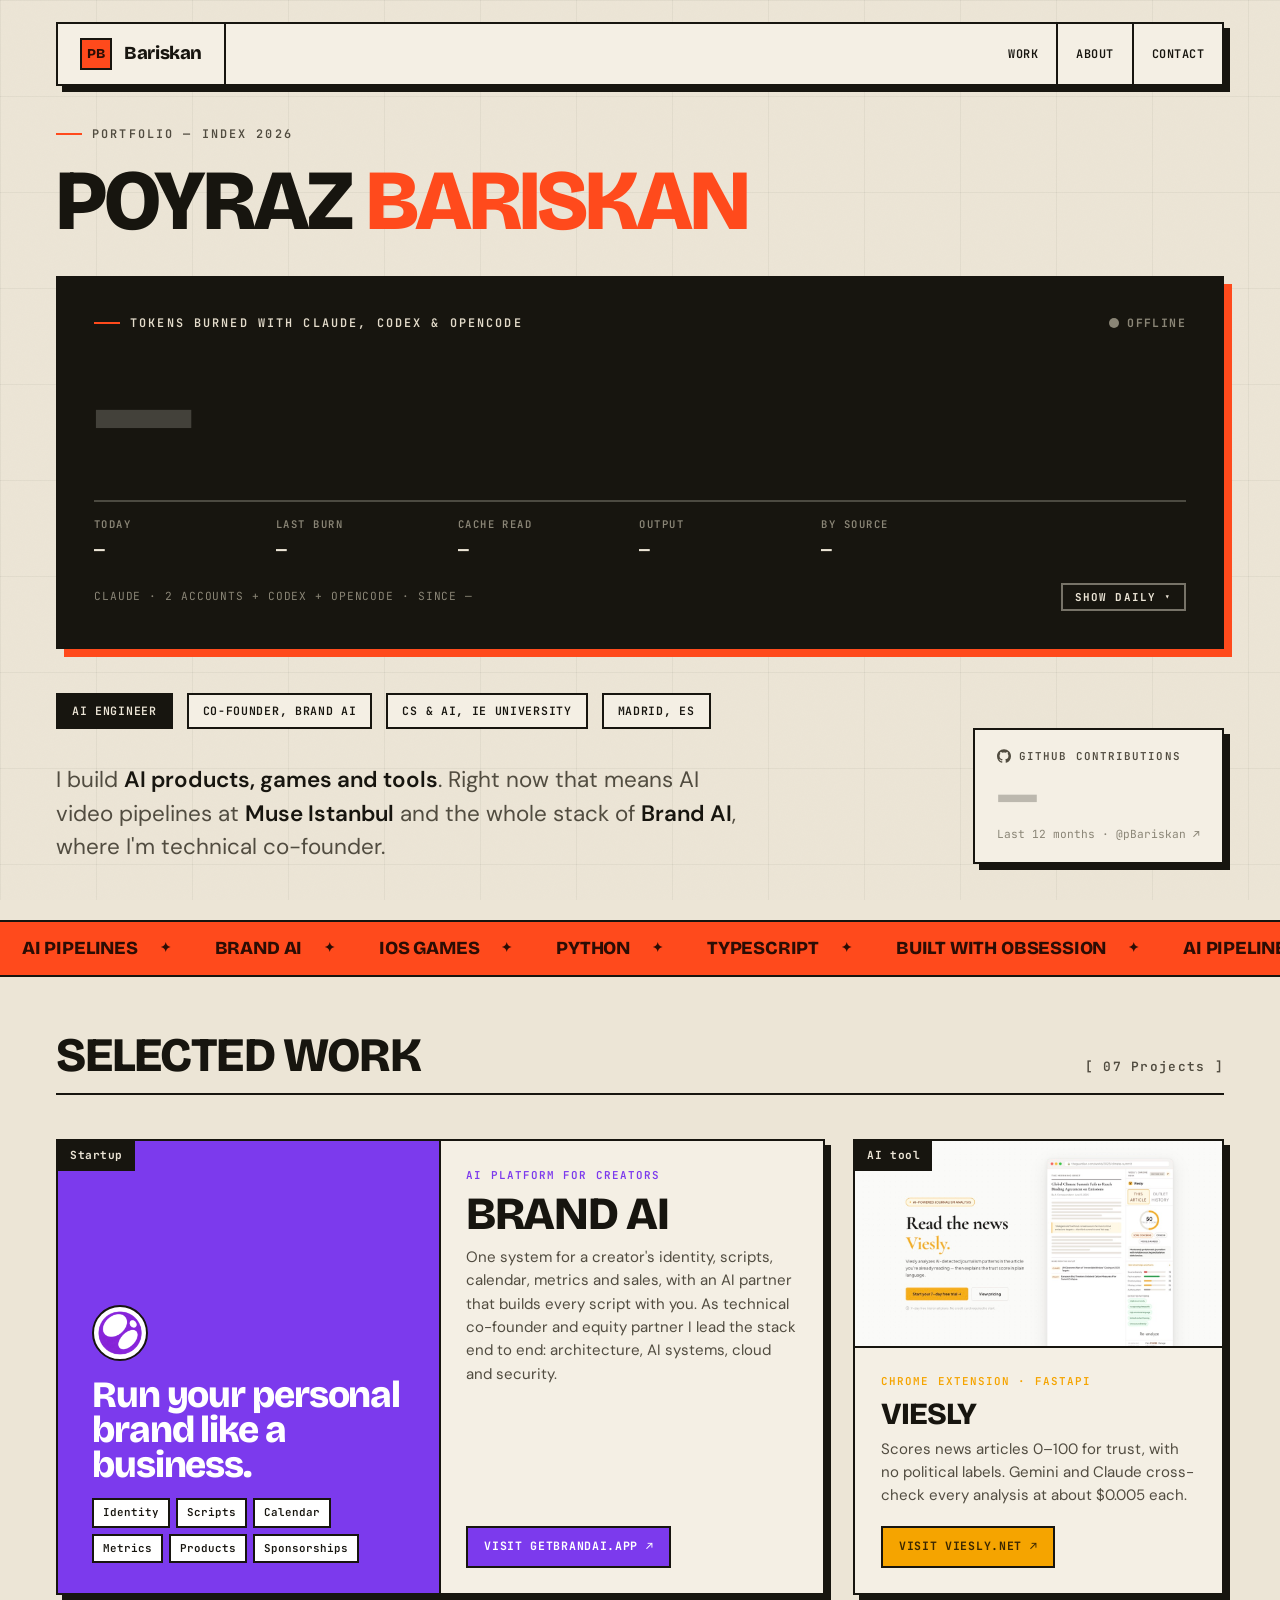
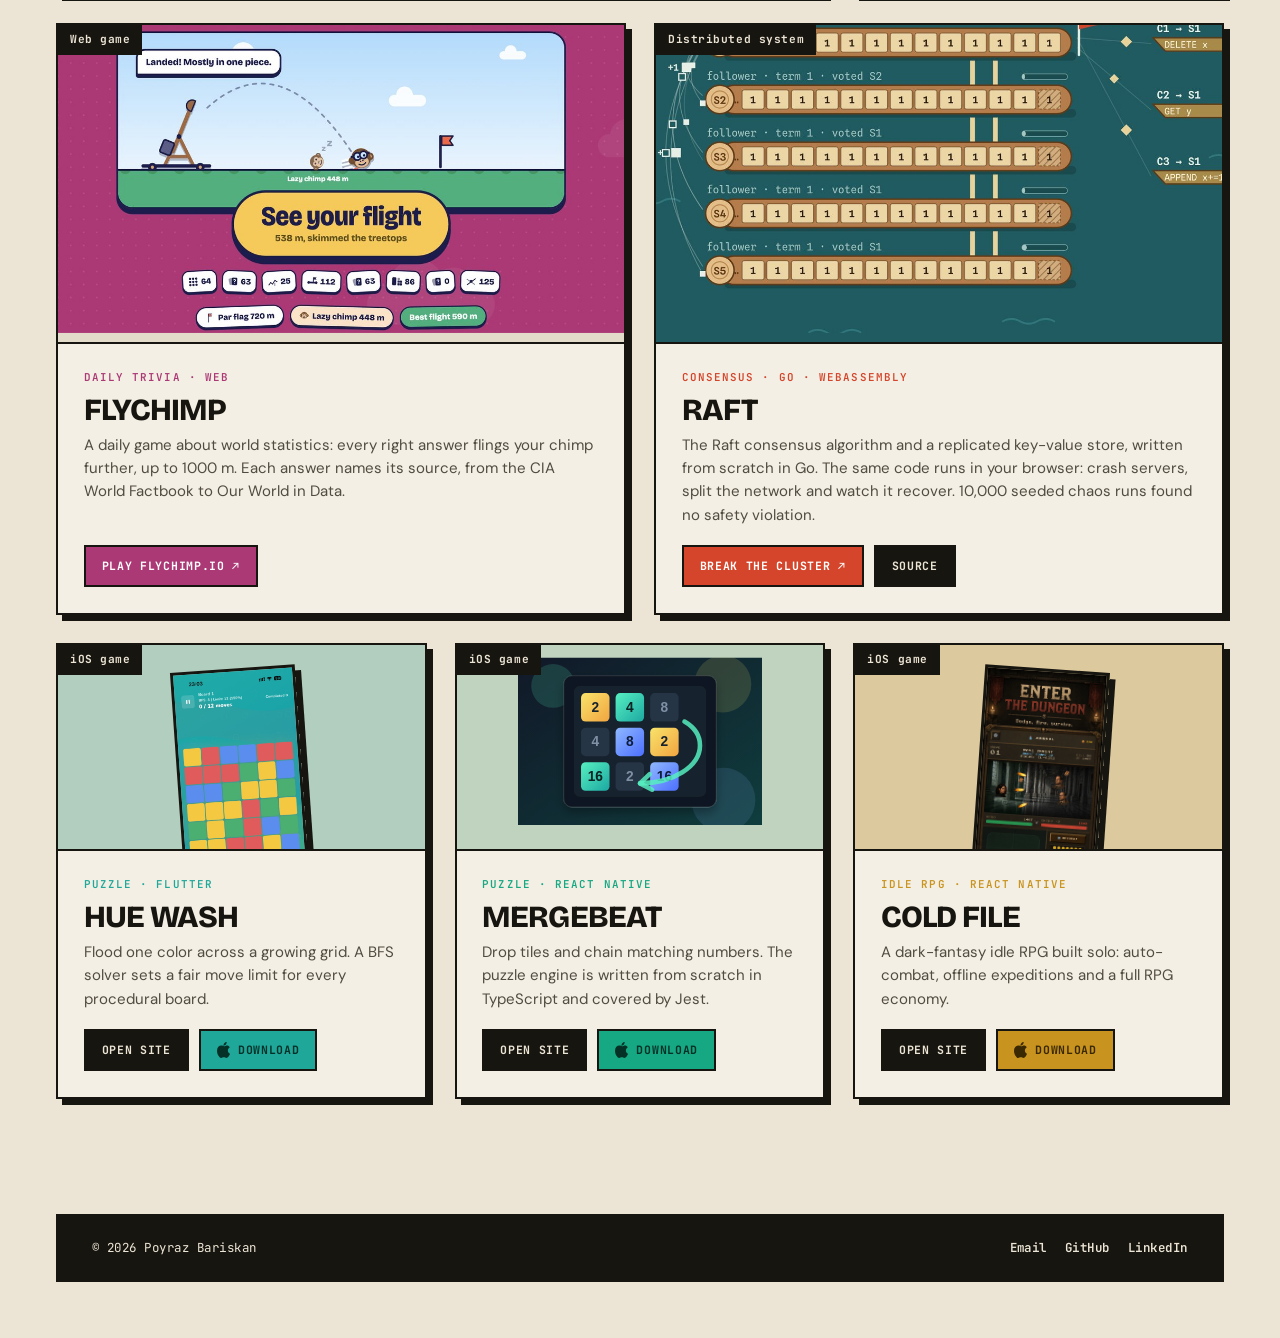
<file: index.html>
<!doctype html>
<html lang="en">
  <head>
    <meta charset="utf-8">
    <meta name="viewport" content="width=device-width, initial-scale=1">
    <title>Poyraz Bariskan — Developer</title>
    <meta name="description" content="Poyraz Bariskan — AI engineer, technical co-founder of Brand AI and CS &amp; AI student at IE University. AI products, games and tools.">
    <meta property="og:title" content="Poyraz Bariskan — Developer">
    <meta property="og:description" content="AI products, games and tools. Built with obsession.">
    <meta property="og:type" content="website">
    <link rel="preconnect" href="https://fonts.googleapis.com">
    <link rel="preconnect" href="https://fonts.gstatic.com" crossorigin>
    <link href="https://fonts.googleapis.com/css2?family=Bricolage+Grotesque:opsz,wght@12..96,600;12..96,700;12..96,800&family=DM+Sans:opsz,wght@9..40,400;9..40,500;9..40,600&family=JetBrains+Mono:wght@500;600;700&display=swap" rel="stylesheet">
    <link rel="stylesheet" href="./styles.css">
  </head>
  <body class="accent-portfolio">
    <header class="site-header">
      <a class="brand" href="./" aria-label="Poyraz Bariskan home">
        <span class="brand-mark">PB</span>
        <span class="brand-name">Bariskan</span>
      </a>
      <nav class="site-nav" aria-label="Main navigation">
        <a href="./#work">Work</a>
        <a href="./about.html">About</a>
        <a href="./contact.html">Contact</a>
      </nav>
      <span class="scroll-progress" aria-hidden="true"></span>
    </header>
    <script>
      (function () {
        var root = document.documentElement;
        var header = document.querySelector('.site-header');
        var intro, marquee, extras;
        function end(el) { return el.offsetTop + el.offsetHeight; }
        function fit() {
          // the header is sticky, so measure its layout box (margin + height), never its scrolled position
          var top = parseFloat(getComputedStyle(header).marginTop) || 0;
          root.style.setProperty('--hdr', top + header.offsetHeight + 'px');
          if (!intro) return;
          // First screen = name + counter, plus as many of the blocks after it (tags, intro line, GitHub card,
          // marquee) as fit whole, so a tall window isn't left half empty. Nothing is ever cut at the fold:
          // the marquee may sit flush on it, anything else keeps at least BREATHE px below it.
          var BREATHE = 24;
          root.style.setProperty('--intro-extra', '0px');
          intro.classList.remove('has-extra');
          var room = intro.offsetHeight;
          intro.classList.add('has-extra');
          intro.style.minHeight = '0px';
          var natural = intro.offsetHeight;
          var blocks = extras.filter(function (el) { return el.offsetHeight > 0; });
          var extra = 0;
          for (var k = 1; k <= blocks.length; k++) {
            var cut = Math.max.apply(null, blocks.slice(0, k).map(end));
            var next = Math.min.apply(null, blocks.slice(k).map(function (el) { return el.offsetTop; }));
            if (next < cut) continue; // a later block sits beside this one (GitHub card on wide screens): keep them together
            var more = cut - end(intro);
            var flush = blocks[k - 1] === marquee;
            if (natural + more + (flush ? 0 : BREATHE) > room) break;
            // share what's left: a third goes under the last block, the rest is centred around name + counter
            extra = flush ? more : more + Math.min(BREATHE + (room - natural - more - BREATHE) / 3, next - cut - 4);
          }
          intro.style.minHeight = '';
          intro.classList.toggle('has-extra', extra > 0);
          root.style.setProperty('--intro-extra', Math.round(extra) + 'px');
        }
        fit();
        document.addEventListener('DOMContentLoaded', function () {
          intro = document.querySelector('.intro');
          marquee = document.querySelector('.marquee');
          extras = [].slice.call(document.querySelector('.hero').children).concat(marquee);
          fit();
          // the counter's data and the GitHub card arrive later and can change heights
          if (window.ResizeObserver) {
            var watch = new ResizeObserver(function () { fit(); });
            watch.observe(document.querySelector('.burn'));
            watch.observe(document.querySelector('.hero'));
          }
        });
        addEventListener('resize', fit);
        addEventListener('load', fit);
        if (document.fonts) document.fonts.ready.then(fit);
      })();
    </script>

    <main>
      <section class="intro" aria-label="Introduction">
        <p class="eyebrow hero-eyebrow">Portfolio — Index 2026</p>
        <h1 class="hero-title">
          <span class="line" data-drift="-1">Poyraz</span>
          <span class="line accent" data-drift="1">Bariskan</span>
        </h1>
        <section class="burn is-loading" data-token-counter data-endpoint="https://claude-token-counter.poyraz-fad.workers.dev" data-snapshot="https://raw.githubusercontent.com/pBariskan/pBariskan.github.io/data" aria-label="Live AI token counter">
          <div class="burn-head">
            <p class="eyebrow">Tokens burned with Claude, Codex &amp; OpenCode</p>
            <p class="burn-status"><span class="burn-dot" aria-hidden="true"></span><span data-status>Loading</span></p>
          </div>
          <p class="burn-number" data-total>—</p>
          <dl class="burn-grid">
            <div><dt>Today</dt><dd data-today>—</dd></div>
            <div><dt>Last burn</dt><dd data-last-burn>—</dd></div>
            <div><dt>Cache read</dt><dd data-cache-read>—</dd></div>
            <div><dt>Output</dt><dd data-output>—</dd></div>
            <div class="burn-sources"><dt>By source</dt><dd data-sources>—</dd></div>
          </dl>
          <div class="burn-bottom">
            <p class="burn-foot">Claude · 2 accounts + Codex + OpenCode · since <span data-since>—</span></p>
            <button class="burn-toggle" type="button" aria-expanded="false" aria-controls="burn-daily" data-daily-toggle>Show daily</button>
          </div>
          <div class="burn-daily" id="burn-daily" data-daily hidden></div>
        </section>
      </section>

      <section class="hero" aria-label="About">
        <div class="hero-meta">
          <span class="tag solid">AI Engineer</span>
          <span class="tag">Co-founder, Brand AI</span>
          <span class="tag">CS &amp; AI, IE University</span>
          <span class="tag">Madrid, ES</span>
        </div>
        <p class="hero-lede">
          I build <b>AI products, games and tools</b>. Right now that means AI video pipelines at
          <b>Muse Istanbul</b> and the whole stack of <b>Brand AI</b>, where I'm technical co-founder.
        </p>
        <a class="gh-card is-loading" href="https://github.com/pBariskan" target="_blank" rel="noopener" data-github>
          <span class="gh-label">
            <svg width="14" height="14" viewBox="0 0 24 24" fill="currentColor" aria-hidden="true"><path d="M12 .297c-6.63 0-12 5.373-12 12 0 5.303 3.438 9.8 8.205 11.385.6.113.82-.258.82-.577 0-.285-.01-1.04-.015-2.04-3.338.724-4.042-1.61-4.042-1.61C4.422 18.07 3.633 17.7 3.633 17.7c-1.087-.744.084-.729.084-.729 1.205.084 1.838 1.236 1.838 1.236 1.07 1.835 2.809 1.305 3.495.998.108-.776.417-1.305.76-1.605-2.665-.3-5.466-1.332-5.466-5.93 0-1.31.465-2.38 1.235-3.22-.135-.303-.54-1.523.105-3.176 0 0 1.005-.322 3.3 1.23.96-.267 1.98-.399 3-.405 1.02.006 2.04.138 3 .405 2.28-1.552 3.285-1.23 3.285-1.23.645 1.653.24 2.873.12 3.176.765.84 1.23 1.91 1.23 3.22 0 4.61-2.805 5.625-5.475 5.92.42.36.81 1.096.81 2.22 0 1.606-.015 2.896-.015 3.286 0 .315.21.69.825.57C20.565 22.092 24 17.592 24 12.297c0-6.627-5.373-12-12-12"/></svg>
            GitHub contributions
          </span>
          <span class="gh-number" data-github-total>—</span>
          <span class="gh-foot">Last 12 months · @pBariskan ↗</span>
        </a>
      </section>

      <div class="marquee" aria-hidden="true">
        <div class="marquee-track">
          <span>AI Pipelines</span><span>Brand AI</span><span>iOS Games</span><span>Python</span><span>TypeScript</span><span>Built With Obsession</span>
          <span>AI Pipelines</span><span>Brand AI</span><span>iOS Games</span><span>Python</span><span>TypeScript</span><span>Built With Obsession</span>
        </div>
      </div>

      <div class="section-head" id="work">
        <h2>Selected Work</h2>
        <span class="count">[ 07 Projects ]</span>
      </div>

      <section class="work" aria-label="Projects">

        <article class="work-card work-feature accent-brandai" data-pop>
          <a class="work-media media-brandai" href="https://www.getbrandai.app/en" target="_blank" rel="noopener" tabindex="-1" aria-hidden="true">
            <span class="work-kind">Startup</span>
            <img class="bai-logo" src="./BrandAI/assets/logo.png" width="56" height="56" alt="" decoding="async">
            <span class="bai-line">Run your personal brand like a business.</span>
            <span class="bai-modules"><span>Identity</span><span>Scripts</span><span>Calendar</span><span>Metrics</span><span>Products</span><span>Sponsorships</span></span>
          </a>
          <div class="work-info">
            <p class="work-genre">AI platform for creators</p>
            <h3 class="work-title"><a href="https://www.getbrandai.app/en" target="_blank" rel="noopener">Brand AI</a></h3>
            <p class="work-desc">One system for a creator's identity, scripts, calendar, metrics and sales, with an AI partner that builds every script with you. As technical co-founder and equity partner I lead the stack end to end: architecture, AI systems, cloud and security.</p>
            <div class="work-actions">
              <a class="btn btn-solid" href="https://www.getbrandai.app/en" target="_blank" rel="noopener">Visit getbrandai.app ↗</a>
            </div>
          </div>
        </article>

        <article class="work-card accent-viesly" data-pop>
          <a class="work-media media-shot" href="https://viesly.net" target="_blank" rel="noopener" tabindex="-1" aria-hidden="true">
            <span class="work-kind">AI tool</span>
            <img src="./Viesly/assets/preview-1200.jpg" alt="" decoding="async" loading="lazy" data-parallax>
          </a>
          <div class="work-info">
            <p class="work-genre">Chrome extension · FastAPI</p>
            <h3 class="work-title"><a href="https://viesly.net" target="_blank" rel="noopener">Viesly</a></h3>
            <p class="work-desc">Scores news articles 0–100 for trust, with no political labels. Gemini and Claude cross-check every analysis at about $0.005 each.</p>
            <div class="work-actions">
              <a class="btn btn-solid" href="https://viesly.net" target="_blank" rel="noopener">Visit viesly.net ↗</a>
            </div>
          </div>
        </article>

        <article class="work-card work-half accent-flychimp" data-pop>
          <a class="work-media media-shot media-flychimp" href="https://www.flychimp.io/" target="_blank" rel="noopener" tabindex="-1" aria-hidden="true">
            <span class="work-kind">Web game</span>
            <img src="./Flychimp/assets/preview-1200.jpg" alt="" decoding="async" loading="lazy" data-parallax>
          </a>
          <div class="work-info">
            <p class="work-genre">Daily trivia · Web</p>
            <h3 class="work-title"><a href="https://www.flychimp.io/" target="_blank" rel="noopener">Flychimp</a></h3>
            <p class="work-desc">A daily game about world statistics: every right answer flings your chimp further, up to 1000 m. Each answer names its source, from the CIA World Factbook to Our World in Data.</p>
            <div class="work-actions">
              <a class="btn btn-solid" href="https://www.flychimp.io/" target="_blank" rel="noopener">Play flychimp.io ↗</a>
            </div>
          </div>
        </article>

        <article class="work-card work-half accent-raft" data-pop>
          <a class="work-media media-shot media-raft" href="https://pbariskan.github.io/Raft/" tabindex="-1" aria-hidden="true">
            <span class="work-kind">Distributed system</span>
            <img src="./Raft/assets/preview-1200.jpg" alt="" decoding="async" loading="lazy" data-parallax>
          </a>
          <div class="work-info">
            <p class="work-genre">Consensus · Go · WebAssembly</p>
            <h3 class="work-title"><a href="https://pbariskan.github.io/Raft/">Raft</a></h3>
            <p class="work-desc">The Raft consensus algorithm and a replicated key-value store, written from scratch in Go. The same code runs in your browser: crash servers, split the network and watch it recover. 10,000 seeded chaos runs found no safety violation.</p>
            <div class="work-actions">
              <a class="btn btn-solid" href="https://pbariskan.github.io/Raft/">Break the cluster ↗</a>
              <a class="btn btn-ink" href="https://github.com/pBariskan/Raft" target="_blank" rel="noopener">Source</a>
            </div>
          </div>
        </article>

        <article class="work-card accent-huewash" data-pop>
          <a class="work-media media-phone" href="./HueWash/" tabindex="-1" aria-hidden="true">
            <span class="work-kind">iOS game</span>
            <img src="./HueWash/assets/gameplay.png" alt="" decoding="async" loading="lazy" data-parallax="34">
          </a>
          <div class="work-info">
            <p class="work-genre">Puzzle · Flutter</p>
            <h3 class="work-title"><a href="./HueWash/">Hue Wash</a></h3>
            <p class="work-desc">Flood one color across a growing grid. A BFS solver sets a fair move limit for every procedural board.</p>
            <div class="work-actions">
              <a class="btn btn-ink" href="./HueWash/">Open site</a>
              <div class="btn-soon-wrap">
                <button class="btn btn-solid" type="button" onclick="showSoon(this)">
                  <svg width="13" height="16" viewBox="0 0 814 1000" fill="currentColor" aria-hidden="true"><path d="M788.1 340.9c-5.8 4.5-108.2 62.2-108.2 190.5 0 148.4 130.3 200.9 134.2 202.2-.6 3.2-20.7 71.9-68.7 141.9-42.8 61.6-87.5 123.1-155.5 123.1s-85.5-39.5-164-39.5c-76.5 0-103.7 40.8-165.9 40.8s-105-57.8-155.5-127.4C46 790.8 0 663.9 0 542c0-207.7 135.5-317.6 269-317.6 70.7 0 129.5 46.4 173.1 46.4 41.8 0 108.2-49 187.5-49 30.1 0 108.2 2.6 162.5 95.7zm-234.5-181.5c31.1-36.9 53.1-88.1 53.1-139.3 0-7.1-.6-14.3-1.9-20.1-50.6 1.9-110.8 33.7-147.1 75.8-28.5 32.4-55.1 83.6-55.1 135.5 0 7.8 1.3 15.6 1.9 18.1 3.2.6 8.4 1.3 13.6 1.3 45.4 0 102.5-30.4 135.5-71.3z"/></svg>
                  Download
                </button>
                <span class="btn-soon-tip">Coming Soon</span>
              </div>
            </div>
          </div>
        </article>

        <article class="work-card accent-merge" data-pop>
          <a class="work-media media-board" href="./MergeBeat/" tabindex="-1" aria-hidden="true">
            <span class="work-kind">iOS game</span>
            <img src="./MergeBeat/assets/mergebeat-board.svg" alt="" decoding="async" loading="lazy" data-parallax>
          </a>
          <div class="work-info">
            <p class="work-genre">Puzzle · React Native</p>
            <h3 class="work-title"><a href="./MergeBeat/">MergeBeat</a></h3>
            <p class="work-desc">Drop tiles and chain matching numbers. The puzzle engine is written from scratch in TypeScript and covered by Jest.</p>
            <div class="work-actions">
              <a class="btn btn-ink" href="./MergeBeat/">Open site</a>
              <a class="btn btn-solid" href="https://apps.apple.com/us/app/merge-beat/id6765901068" target="_blank" rel="noopener">
                <svg width="13" height="16" viewBox="0 0 814 1000" fill="currentColor" aria-hidden="true"><path d="M788.1 340.9c-5.8 4.5-108.2 62.2-108.2 190.5 0 148.4 130.3 200.9 134.2 202.2-.6 3.2-20.7 71.9-68.7 141.9-42.8 61.6-87.5 123.1-155.5 123.1s-85.5-39.5-164-39.5c-76.5 0-103.7 40.8-165.9 40.8s-105-57.8-155.5-127.4C46 790.8 0 663.9 0 542c0-207.7 135.5-317.6 269-317.6 70.7 0 129.5 46.4 173.1 46.4 41.8 0 108.2-49 187.5-49 30.1 0 108.2 2.6 162.5 95.7zm-234.5-181.5c31.1-36.9 53.1-88.1 53.1-139.3 0-7.1-.6-14.3-1.9-20.1-50.6 1.9-110.8 33.7-147.1 75.8-28.5 32.4-55.1 83.6-55.1 135.5 0 7.8 1.3 15.6 1.9 18.1 3.2.6 8.4 1.3 13.6 1.3 45.4 0 102.5-30.4 135.5-71.3z"/></svg>
                Download
              </a>
            </div>
          </div>
        </article>

        <article class="work-card accent-cold" data-pop>
          <a class="work-media media-phone" href="./ColdFile/" tabindex="-1" aria-hidden="true">
            <span class="work-kind">iOS game</span>
            <img src="./ColdFile/assets/enter-dungeon.webp" alt="" decoding="async" loading="lazy" data-parallax="34">
          </a>
          <div class="work-info">
            <p class="work-genre">Idle RPG · React Native</p>
            <h3 class="work-title"><a href="./ColdFile/">Cold File</a></h3>
            <p class="work-desc">A dark-fantasy idle RPG built solo: auto-combat, offline expeditions and a full RPG economy.</p>
            <div class="work-actions">
              <a class="btn btn-ink" href="./ColdFile/">Open site</a>
              <a class="btn btn-solid" href="https://apps.apple.com/us/app/cold-file/id6762484660" target="_blank" rel="noopener">
                <svg width="13" height="16" viewBox="0 0 814 1000" fill="currentColor" aria-hidden="true"><path d="M788.1 340.9c-5.8 4.5-108.2 62.2-108.2 190.5 0 148.4 130.3 200.9 134.2 202.2-.6 3.2-20.7 71.9-68.7 141.9-42.8 61.6-87.5 123.1-155.5 123.1s-85.5-39.5-164-39.5c-76.5 0-103.7 40.8-165.9 40.8s-105-57.8-155.5-127.4C46 790.8 0 663.9 0 542c0-207.7 135.5-317.6 269-317.6 70.7 0 129.5 46.4 173.1 46.4 41.8 0 108.2-49 187.5-49 30.1 0 108.2 2.6 162.5 95.7zm-234.5-181.5c31.1-36.9 53.1-88.1 53.1-139.3 0-7.1-.6-14.3-1.9-20.1-50.6 1.9-110.8 33.7-147.1 75.8-28.5 32.4-55.1 83.6-55.1 135.5 0 7.8 1.3 15.6 1.9 18.1 3.2.6 8.4 1.3 13.6 1.3 45.4 0 102.5-30.4 135.5-71.3z"/></svg>
                Download
              </a>
            </div>
          </div>
        </article>

      </section>
    </main>

    <footer class="site-footer">
      <span>© 2026 Poyraz Bariskan</span>
      <div class="foot-soc">
        <a href="mailto:poyraz@bariskan.com">Email</a>
        <a href="https://github.com/pBariskan" target="_blank" rel="noopener">GitHub</a>
        <a href="https://www.linkedin.com/in/poyrazb" target="_blank" rel="noopener">LinkedIn</a>
      </div>
    </footer>
    <script>
      function showSoon(btn) {
        var wrap = btn.closest('.btn-soon-wrap');
        wrap.classList.add('tip-show');
        setTimeout(function() { wrap.classList.remove('tip-show'); }, 1800);
      }
    </script>
    <script src="./token-counter.js" defer></script>
    <script src="./site.js" defer></script>
  </body>
</html>
</file>
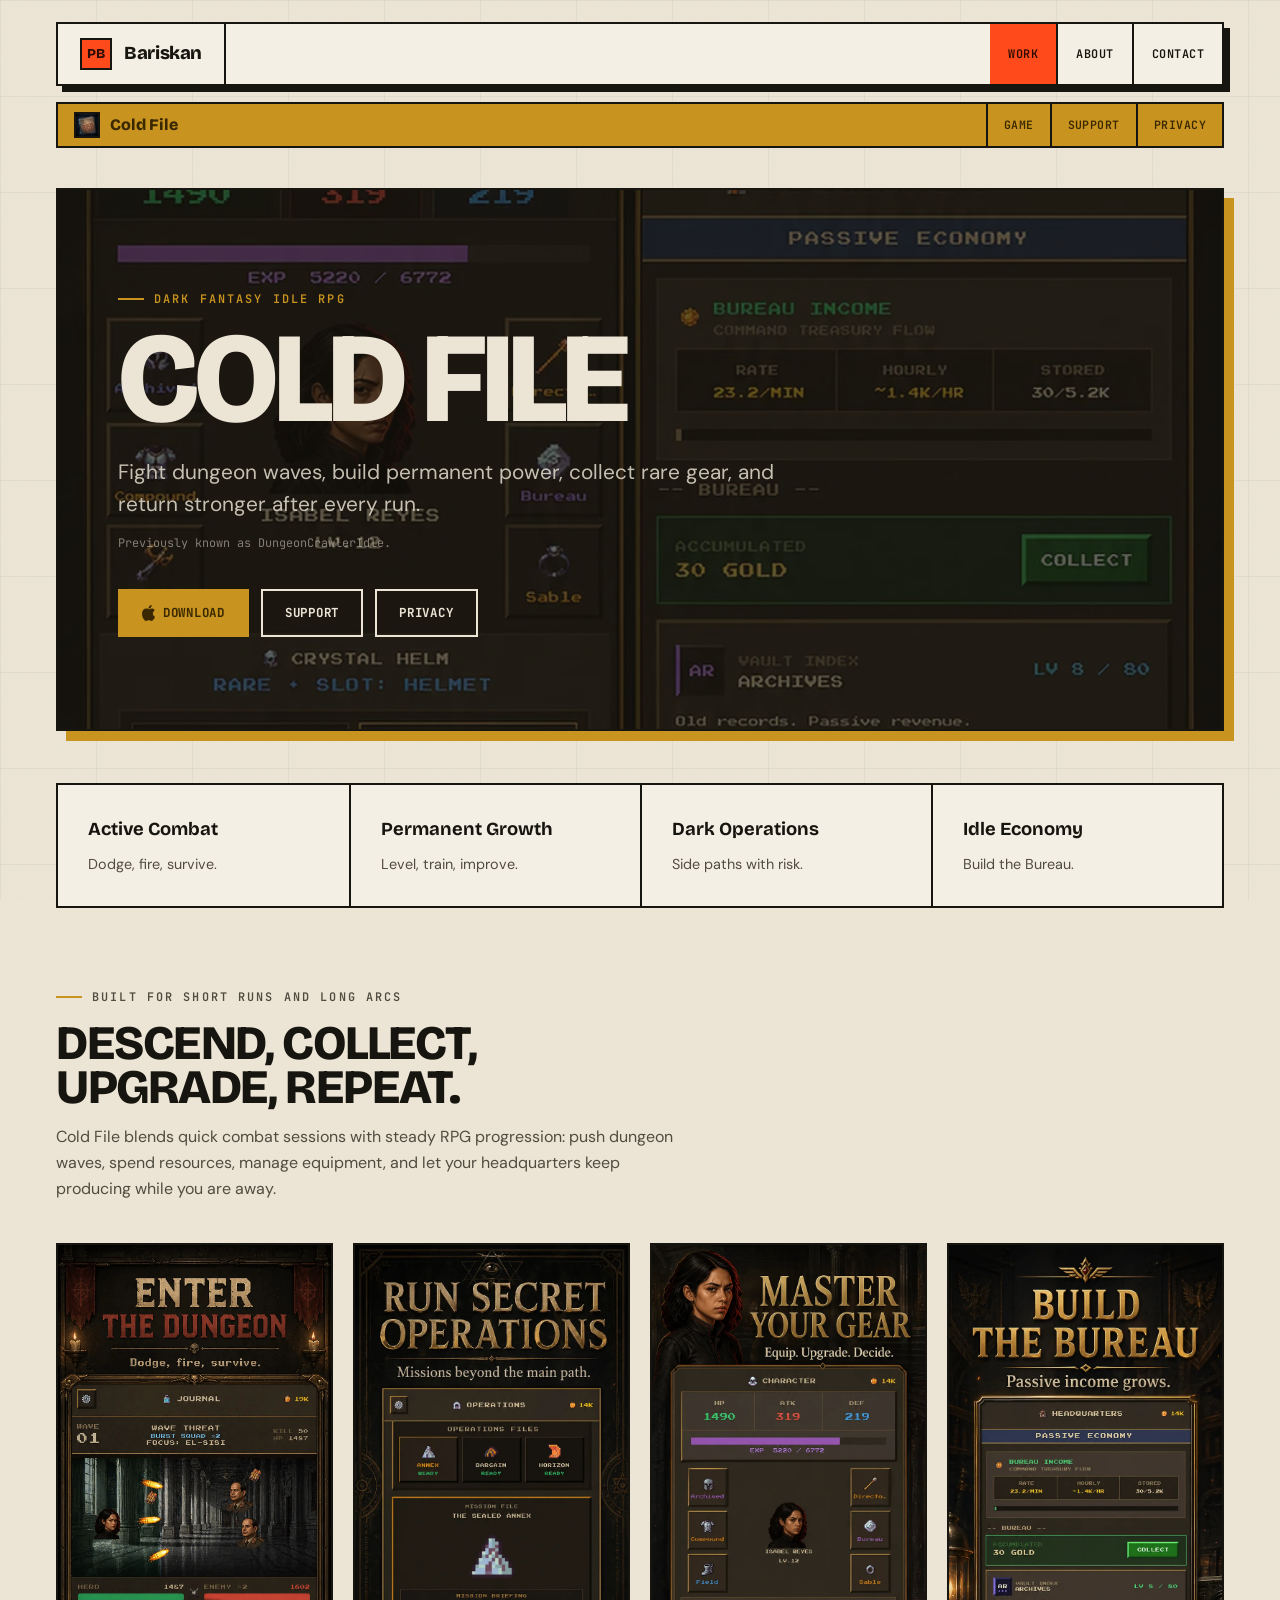
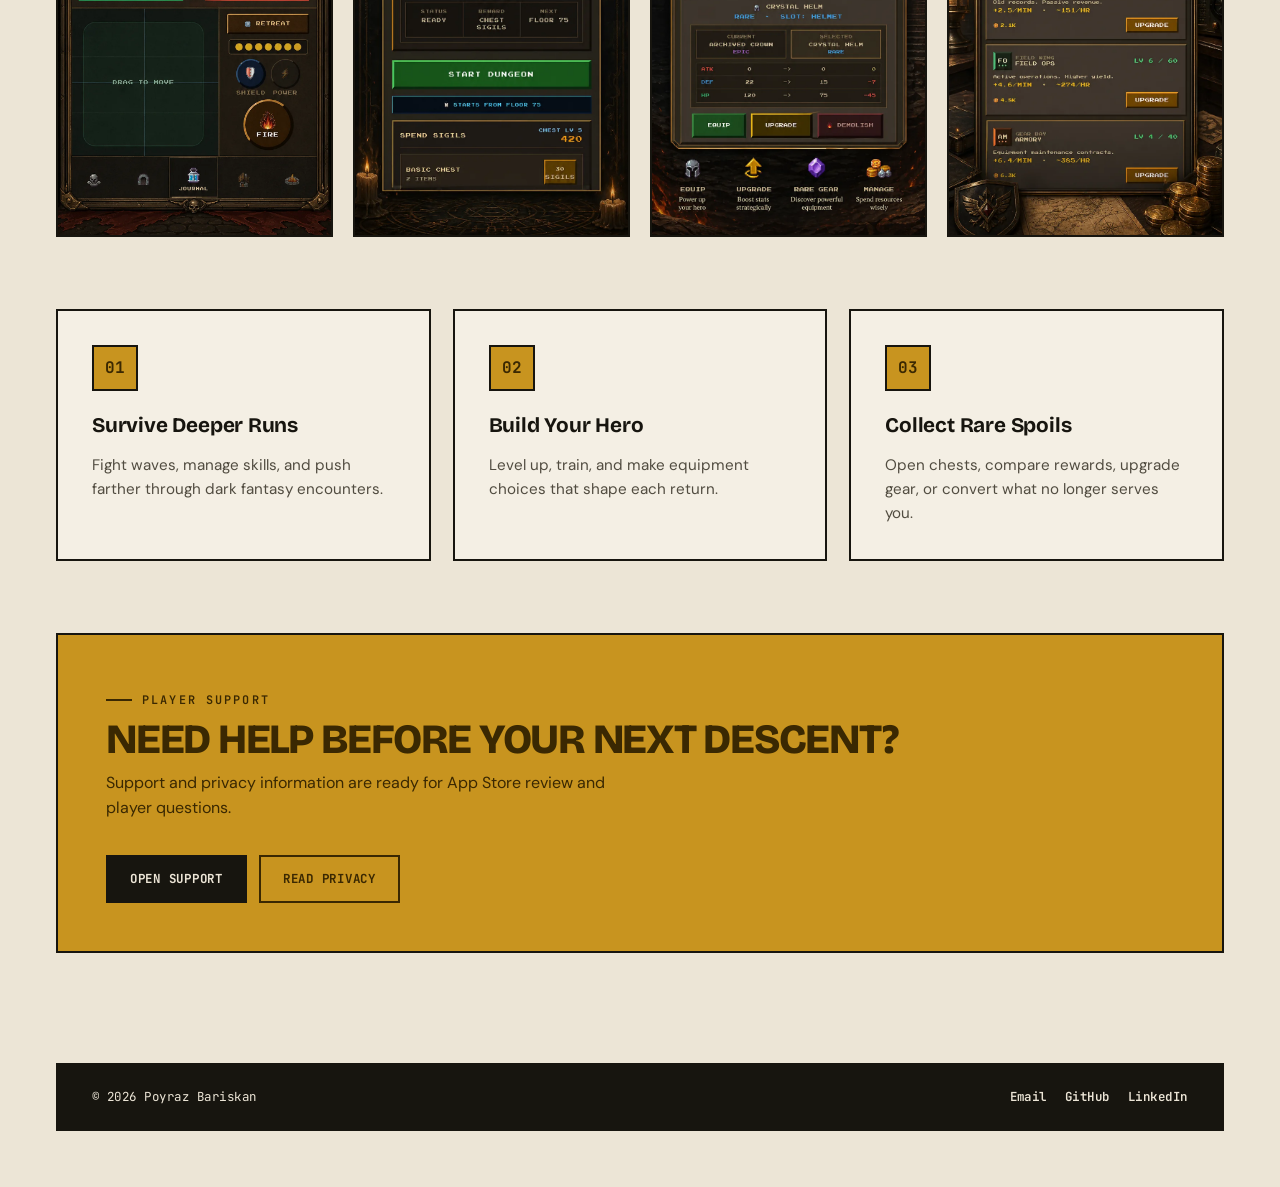
<file: ColdFile/index.html>
<!doctype html>
<html lang="en">
  <head>
    <meta charset="utf-8">
    <meta name="viewport" content="width=device-width, initial-scale=1">
    <title>Cold File - Dark Fantasy Idle RPG</title>
    <meta
      name="description"
      content="Cold File is a dark fantasy idle RPG about dungeon runs, permanent progression, gear, operations, and passive income."
    >
    <meta property="og:title" content="Cold File">
    <meta
      property="og:description"
      content="Fight dungeon waves, build permanent power, collect gear, and return stronger."
    >
    <meta property="og:image" content="https://pbariskan.github.io/ColdFile/assets/enter-dungeon.webp">
    <meta property="og:type" content="website">
    <link rel="icon" href="./assets/favicon.png">
    <link rel="apple-touch-icon" href="./assets/icon-192.png">
    <link rel="preconnect" href="https://fonts.googleapis.com">
    <link rel="preconnect" href="https://fonts.gstatic.com" crossorigin>
    <link href="https://fonts.googleapis.com/css2?family=Bricolage+Grotesque:opsz,wght@12..96,600;12..96,700;12..96,800&family=DM+Sans:opsz,wght@9..40,400;9..40,500;9..40,600&family=JetBrains+Mono:wght@500;600;700&display=swap" rel="stylesheet">
    <link rel="stylesheet" href="../styles.css">
  </head>
  <body class="accent-cold">
    <header class="site-header">
      <a class="brand" href="../" aria-label="Poyraz Bariskan home">
        <span class="brand-mark">PB</span>
        <span class="brand-name">Bariskan</span>
      </a>
      <nav class="site-nav" aria-label="Main navigation">
        <a href="../#work" aria-current="page">Work</a>
        <a href="../about.html">About</a>
        <a href="../contact.html">Contact</a>
      </nav>
      <span class="scroll-progress" aria-hidden="true"></span>
    </header>

    <nav class="sub-nav" aria-label="Cold File">
      <a class="sub-brand" href="./"><img src="./assets/icon-192.png" width="28" height="28" alt=""><span>Cold File</span></a>
      <a href="#game">Game</a>
      <a href="./support.html">Support</a>
      <a href="./privacy.html">Privacy</a>
    </nav>

    <main>
      <section class="g-hero">
        <img class="g-hero-bg" src="./assets/odyssey.webp" alt="" decoding="async">
        <div class="g-hero-inner">
          <p class="eyebrow">Dark Fantasy Idle RPG</p>
          <h1>Cold File</h1>
          <p class="lede">
            Fight dungeon waves, build permanent power, collect rare gear, and return stronger after every run.
          </p>
          <p class="former-name">Previously known as DungeonCrawlerIdle.</p>
          <div class="actions">
            <a class="btn btn-solid" href="https://apps.apple.com/us/app/cold-file/id6762484660" target="_blank" rel="noopener">
              <svg width="13" height="16" viewBox="0 0 814 1000" fill="currentColor" aria-hidden="true"><path d="M788.1 340.9c-5.8 4.5-108.2 62.2-108.2 190.5 0 148.4 130.3 200.9 134.2 202.2-.6 3.2-20.7 71.9-68.7 141.9-42.8 61.6-87.5 123.1-155.5 123.1s-85.5-39.5-164-39.5c-76.5 0-103.7 40.8-165.9 40.8s-105-57.8-155.5-127.4C46 790.8 0 663.9 0 542c0-207.7 135.5-317.6 269-317.6 70.7 0 129.5 46.4 173.1 46.4 41.8 0 108.2-49 187.5-49 30.1 0 108.2 2.6 162.5 95.7zm-234.5-181.5c31.1-36.9 53.1-88.1 53.1-139.3 0-7.1-.6-14.3-1.9-20.1-50.6 1.9-110.8 33.7-147.1 75.8-28.5 32.4-55.1 83.6-55.1 135.5 0 7.8 1.3 15.6 1.9 18.1 3.2.6 8.4 1.3 13.6 1.3 45.4 0 102.5-30.4 135.5-71.3z"/></svg>
              Download
            </a>
            <a class="btn" href="./support.html">Support</a>
            <a class="btn" href="./privacy.html">Privacy</a>
          </div>
        </div>
      </section>

      <section class="pillars" aria-label="Game pillars" data-pop>
        <div><strong>Active Combat</strong><span>Dodge, fire, survive.</span></div>
        <div><strong>Permanent Growth</strong><span>Level, train, improve.</span></div>
        <div><strong>Dark Operations</strong><span>Side paths with risk.</span></div>
        <div><strong>Idle Economy</strong><span>Build the Bureau.</span></div>
      </section>

      <section class="showcase" id="game">
        <div class="section-copy">
          <p class="eyebrow">Built For Short Runs And Long Arcs</p>
          <h2>Descend, collect, upgrade, repeat.</h2>
          <p>
            Cold File blends quick combat sessions with steady RPG progression: push dungeon waves,
            spend resources, manage equipment, and let your headquarters keep producing while you are away.
          </p>
        </div>

        <div class="shots" aria-label="Cold File screenshots">
          <figure class="shot tall" data-pop>
            <img src="./assets/enter-dungeon.webp" alt="Cold File active combat screen." decoding="async">
          </figure>
          <figure class="shot" data-pop>
            <img src="./assets/operations.webp" alt="Cold File operations screen." loading="lazy" decoding="async">
          </figure>
          <figure class="shot" data-pop>
            <img src="./assets/gear.webp" alt="Cold File gear management screen." loading="lazy" decoding="async">
          </figure>
          <figure class="shot" data-pop>
            <img src="./assets/bureau.webp" alt="Cold File headquarters economy screen." loading="lazy" decoding="async">
          </figure>
        </div>
      </section>

      <section class="feature-band">
        <article class="feature-card" data-pop>
          <span class="feature-mark">01</span>
          <h3>Survive Deeper Runs</h3>
          <p>Fight waves, manage skills, and push farther through dark fantasy encounters.</p>
        </article>
        <article class="feature-card" data-pop>
          <span class="feature-mark">02</span>
          <h3>Build Your Hero</h3>
          <p>Level up, train, and make equipment choices that shape each return.</p>
        </article>
        <article class="feature-card" data-pop>
          <span class="feature-mark">03</span>
          <h3>Collect Rare Spoils</h3>
          <p>Open chests, compare rewards, upgrade gear, or convert what no longer serves you.</p>
        </article>
      </section>

      <section class="callout" data-pop>
        <div>
          <p class="eyebrow">Player Support</p>
          <h2>Need help before your next descent?</h2>
          <p>Support and privacy information are ready for App Store review and player questions.</p>
        </div>
        <div class="actions">
          <a class="btn" href="./support.html">Open Support</a>
          <a class="btn btn-ghost" href="./privacy.html">Read Privacy</a>
        </div>
      </section>
    </main>

    <footer class="site-footer">
      <span>© 2026 Poyraz Bariskan</span>
      <div class="foot-soc">
        <a href="mailto:poyraz@bariskan.com">Email</a>
        <a href="https://github.com/pBariskan" target="_blank" rel="noopener">GitHub</a>
        <a href="https://www.linkedin.com/in/poyrazb" target="_blank" rel="noopener">LinkedIn</a>
      </div>
    </footer>
    <script src="../site.js" defer></script>
  </body>
</html>
</file>
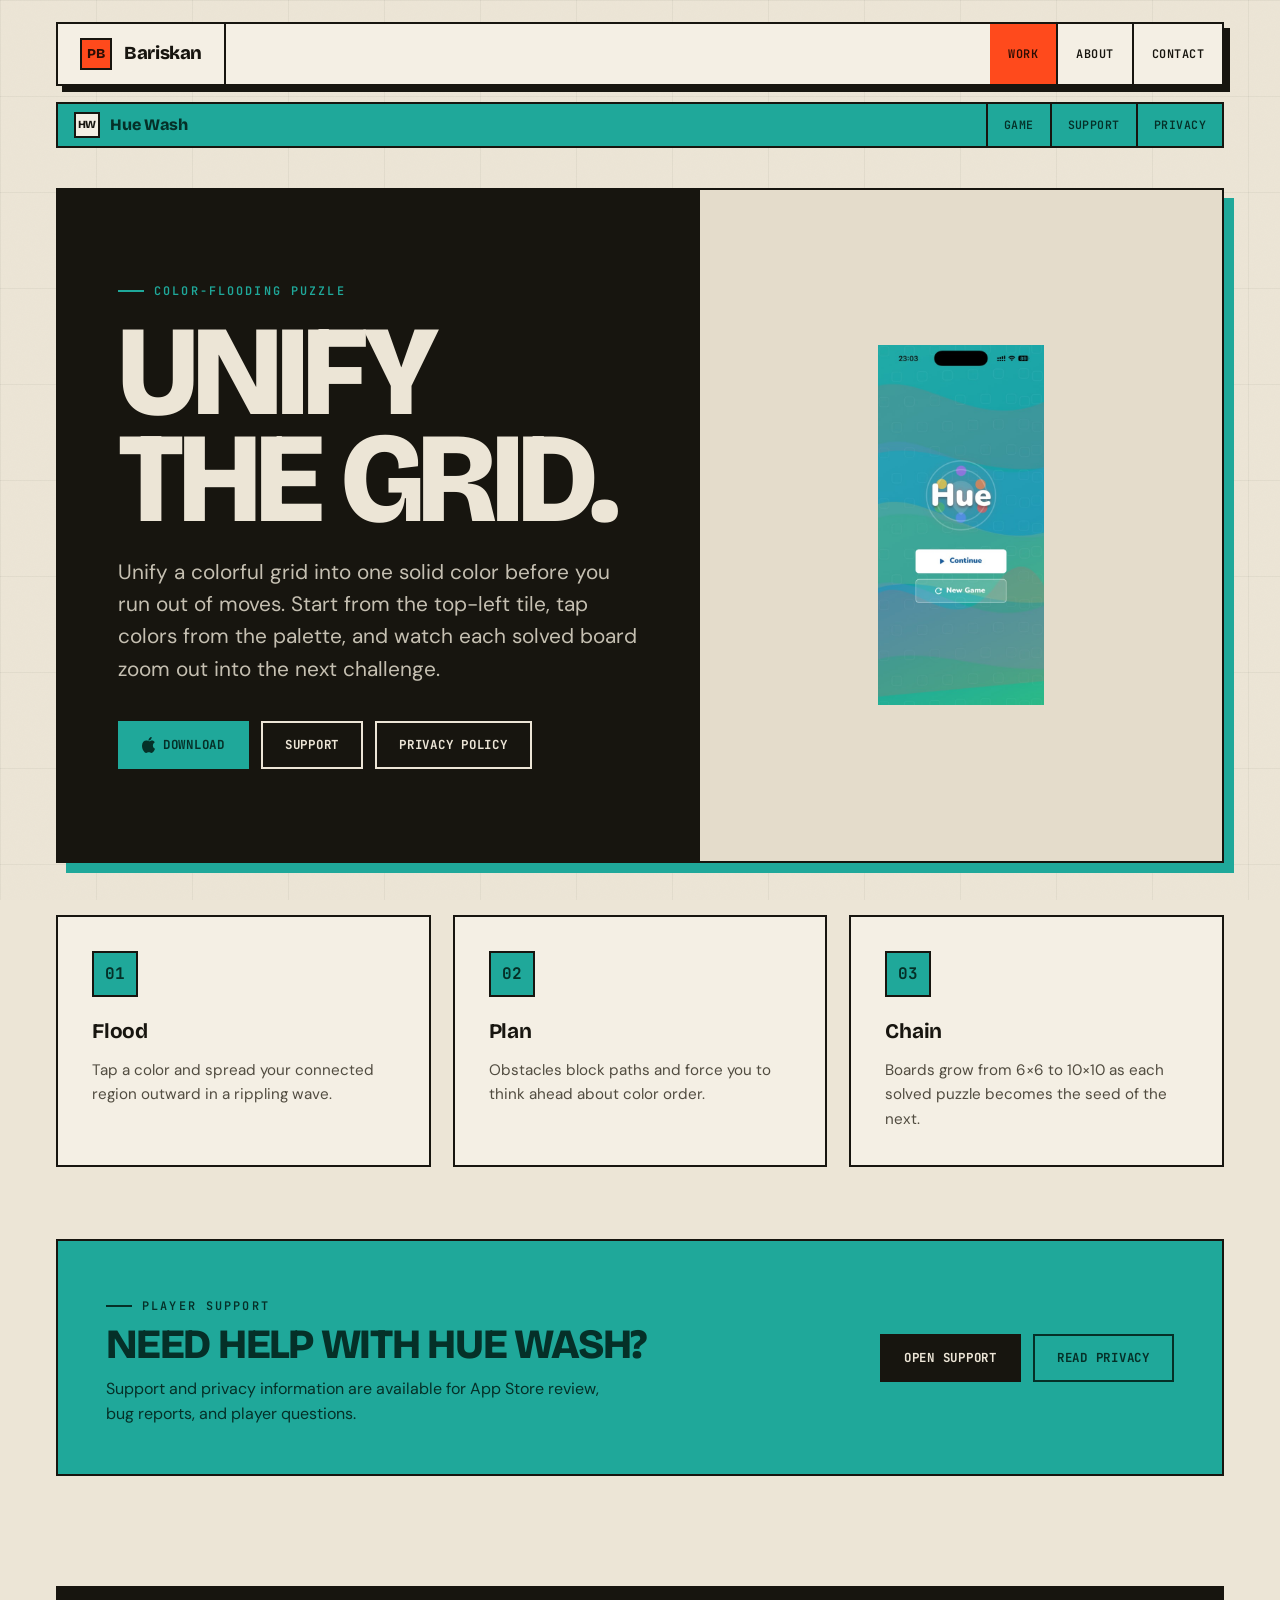
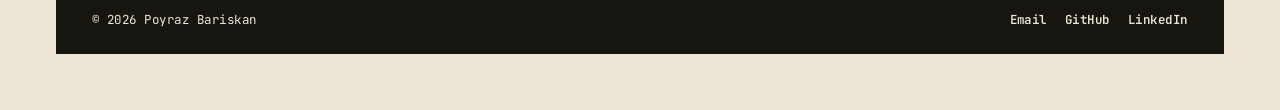
<file: HueWash/index.html>
<!doctype html>
<html lang="en">
  <head>
    <meta charset="utf-8">
    <meta name="viewport" content="width=device-width, initial-scale=1">
    <title>Hue Wash - Color-Flooding Puzzle Game</title>
    <meta
      name="description"
      content="Hue Wash is a hypercasual color-flooding puzzle game where you unify a grid before your moves run out."
    >
    <meta property="og:title" content="Hue Wash">
    <meta
      property="og:description"
      content="Flood colors across a growing grid, dodge obstacles, and chain solved boards into the next puzzle."
    >
    <meta property="og:image" content="https://pbariskan.github.io/HueWash/assets/menu.png">
    <meta property="og:type" content="website">
    <link rel="preconnect" href="https://fonts.googleapis.com">
    <link rel="preconnect" href="https://fonts.gstatic.com" crossorigin>
    <link href="https://fonts.googleapis.com/css2?family=Bricolage+Grotesque:opsz,wght@12..96,600;12..96,700;12..96,800&family=DM+Sans:opsz,wght@9..40,400;9..40,500;9..40,600&family=JetBrains+Mono:wght@500;600;700&display=swap" rel="stylesheet">
    <link rel="stylesheet" href="../styles.css">
  </head>
  <body class="accent-huewash">
    <header class="site-header">
      <a class="brand" href="../" aria-label="Poyraz Bariskan home">
        <span class="brand-mark">PB</span>
        <span class="brand-name">Bariskan</span>
      </a>
      <nav class="site-nav" aria-label="Main navigation">
        <a href="../#work" aria-current="page">Work</a>
        <a href="../about.html">About</a>
        <a href="../contact.html">Contact</a>
      </nav>
      <span class="scroll-progress" aria-hidden="true"></span>
    </header>

    <nav class="sub-nav" aria-label="Hue Wash">
      <a class="sub-brand" href="./"><span class="brand-mark">HW</span><span>Hue Wash</span></a>
      <a href="#game">Game</a>
      <a href="./support.html">Support</a>
      <a href="./privacy.html">Privacy</a>
    </nav>

    <main>
      <section class="g-hero split">
        <div class="g-hero-inner">
          <p class="eyebrow">Color-Flooding Puzzle</p>
          <h1>Unify the grid.</h1>
          <p class="lede">
            Unify a colorful grid into one solid color before you run out of moves. Start from the
            top-left tile, tap colors from the palette, and watch each solved board zoom out into
            the next challenge.
          </p>
          <div class="actions">
            <div class="btn-soon-wrap">
              <button class="btn btn-solid" type="button" onclick="showSoon(this)">
                <svg width="13" height="16" viewBox="0 0 814 1000" fill="currentColor" aria-hidden="true"><path d="M788.1 340.9c-5.8 4.5-108.2 62.2-108.2 190.5 0 148.4 130.3 200.9 134.2 202.2-.6 3.2-20.7 71.9-68.7 141.9-42.8 61.6-87.5 123.1-155.5 123.1s-85.5-39.5-164-39.5c-76.5 0-103.7 40.8-165.9 40.8s-105-57.8-155.5-127.4C46 790.8 0 663.9 0 542c0-207.7 135.5-317.6 269-317.6 70.7 0 129.5 46.4 173.1 46.4 41.8 0 108.2-49 187.5-49 30.1 0 108.2 2.6 162.5 95.7zm-234.5-181.5c31.1-36.9 53.1-88.1 53.1-139.3 0-7.1-.6-14.3-1.9-20.1-50.6 1.9-110.8 33.7-147.1 75.8-28.5 32.4-55.1 83.6-55.1 135.5 0 7.8 1.3 15.6 1.9 18.1 3.2.6 8.4 1.3 13.6 1.3 45.4 0 102.5-30.4 135.5-71.3z"/></svg>
                Download
              </button>
              <span class="btn-soon-tip">Coming Soon</span>
            </div>
            <a class="btn" href="./support.html">Support</a>
            <a class="btn" href="./privacy.html">Privacy Policy</a>
          </div>
        </div>
        <div class="g-hero-art" aria-label="Hue Wash gameplay art">
          <img src="./assets/menu.png" alt="Hue Wash main menu with colorful logo." decoding="async">
        </div>
      </section>

      <section class="feature-band" id="game" aria-label="Hue Wash game features">
        <article class="feature-card" data-pop>
          <span class="feature-mark">01</span>
          <h3>Flood</h3>
          <p>Tap a color and spread your connected region outward in a rippling wave.</p>
        </article>
        <article class="feature-card" data-pop>
          <span class="feature-mark">02</span>
          <h3>Plan</h3>
          <p>Obstacles block paths and force you to think ahead about color order.</p>
        </article>
        <article class="feature-card" data-pop>
          <span class="feature-mark">03</span>
          <h3>Chain</h3>
          <p>Boards grow from 6×6 to 10×10 as each solved puzzle becomes the seed of the next.</p>
        </article>
      </section>

      <section class="callout" data-pop>
        <div>
          <p class="eyebrow">Player Support</p>
          <h2>Need help with Hue Wash?</h2>
          <p>
            Support and privacy information are available for App Store review, bug reports, and
            player questions.
          </p>
        </div>
        <div class="actions">
          <a class="btn" href="./support.html">Open Support</a>
          <a class="btn btn-ghost" href="./privacy.html">Read Privacy</a>
        </div>
      </section>
    </main>

    <footer class="site-footer">
      <span>© 2026 Poyraz Bariskan</span>
      <div class="foot-soc">
        <a href="mailto:poyraz@bariskan.com">Email</a>
        <a href="https://github.com/pBariskan" target="_blank" rel="noopener">GitHub</a>
        <a href="https://www.linkedin.com/in/poyrazb" target="_blank" rel="noopener">LinkedIn</a>
      </div>
    </footer>
    <script>
      function showSoon(btn) {
        var wrap = btn.closest('.btn-soon-wrap');
        wrap.classList.add('tip-show');
        setTimeout(function() { wrap.classList.remove('tip-show'); }, 1800);
      }
    </script>
    <script src="../site.js" defer></script>
  </body>
</html>
</file>
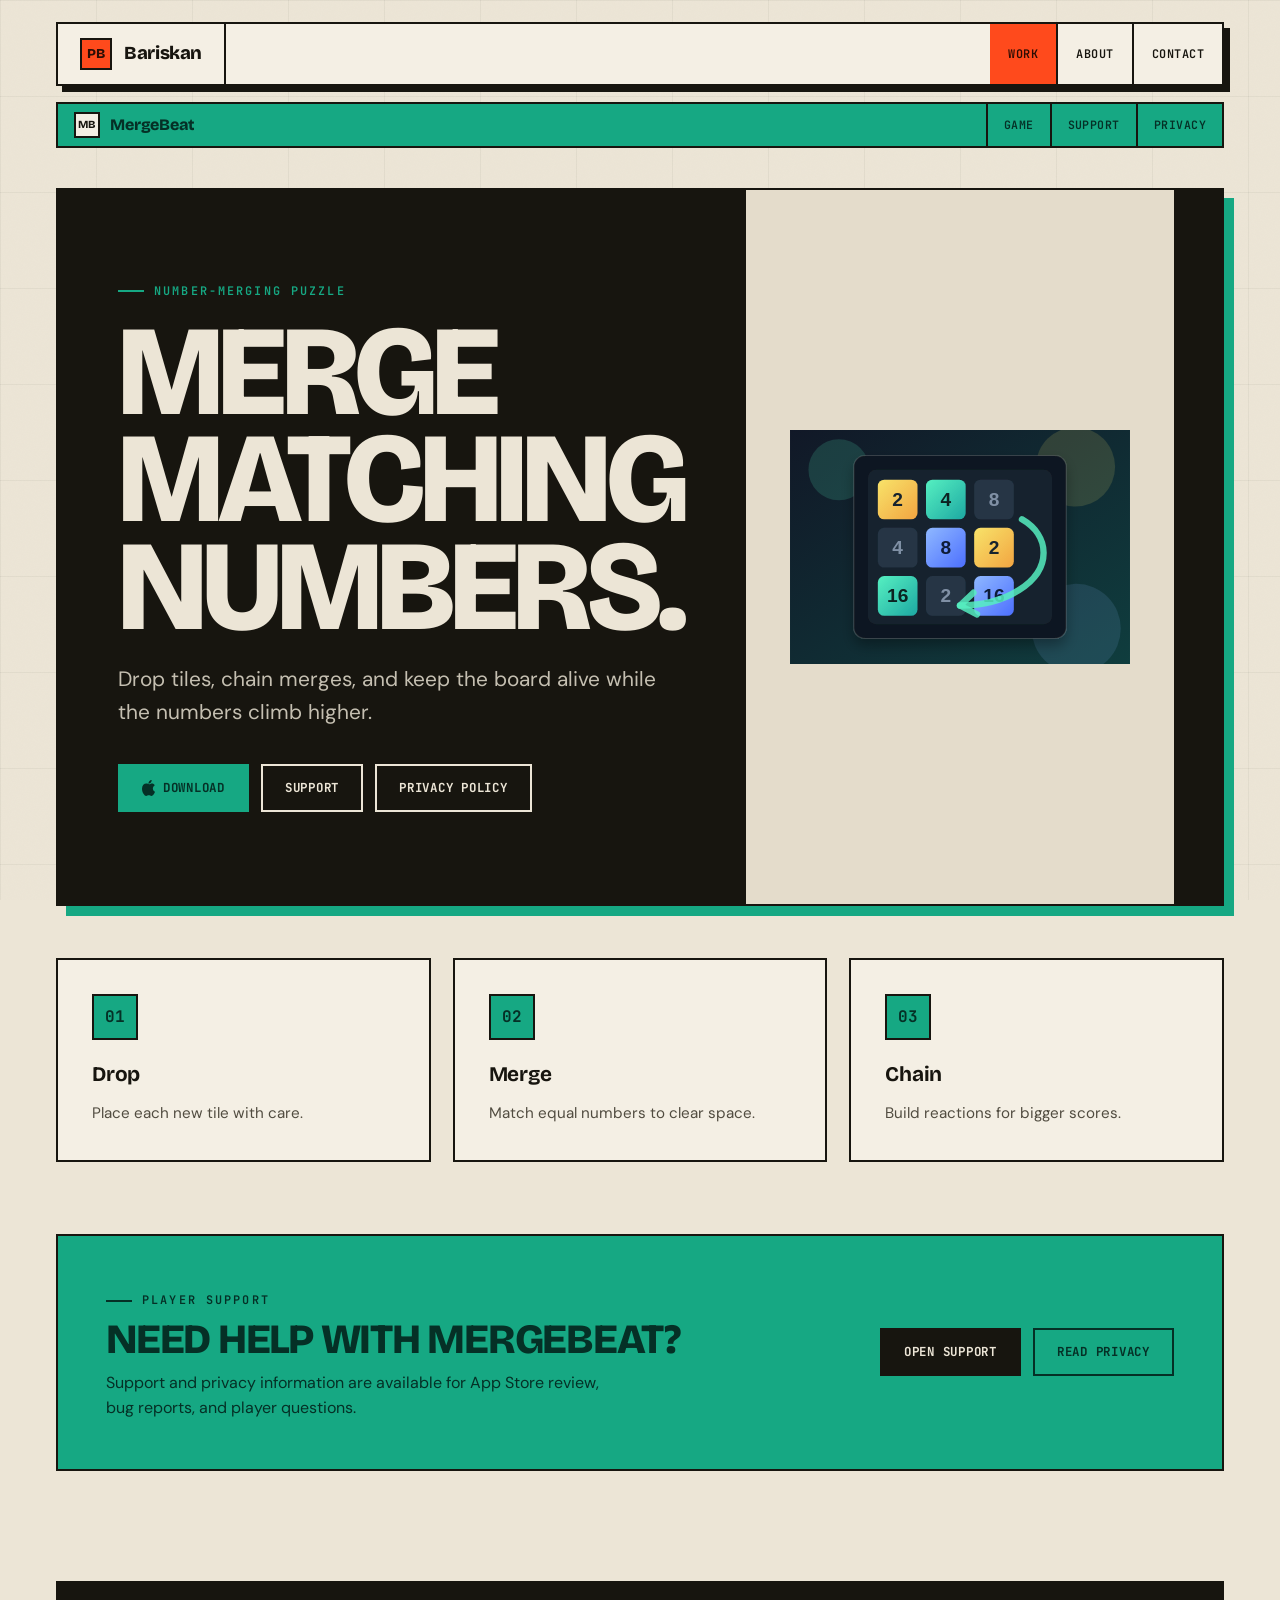
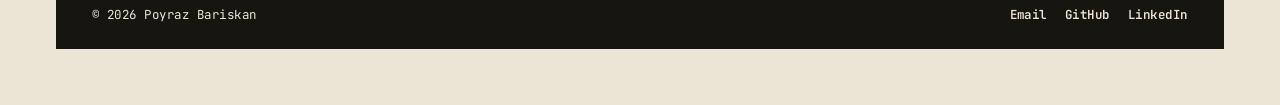
<file: MergeBeat/index.html>
<!doctype html>
<html lang="en">
  <head>
    <meta charset="utf-8">
    <meta name="viewport" content="width=device-width, initial-scale=1">
    <title>MergeBeat - Number-Merging Puzzle Game</title>
    <meta
      name="description"
      content="MergeBeat is a calm number-merging puzzle game for quick, focused play sessions."
    >
    <meta property="og:title" content="MergeBeat">
    <meta
      property="og:description"
      content="Drop tiles, chain merges, and keep the board alive while the numbers climb higher."
    >
    <meta property="og:image" content="https://pbariskan.github.io/MergeBeat/assets/mergebeat-board.svg">
    <meta property="og:type" content="website">
    <link rel="preconnect" href="https://fonts.googleapis.com">
    <link rel="preconnect" href="https://fonts.gstatic.com" crossorigin>
    <link href="https://fonts.googleapis.com/css2?family=Bricolage+Grotesque:opsz,wght@12..96,600;12..96,700;12..96,800&family=DM+Sans:opsz,wght@9..40,400;9..40,500;9..40,600&family=JetBrains+Mono:wght@500;600;700&display=swap" rel="stylesheet">
    <link rel="stylesheet" href="../styles.css">
  </head>
  <body class="accent-merge">
    <header class="site-header">
      <a class="brand" href="../" aria-label="Poyraz Bariskan home">
        <span class="brand-mark">PB</span>
        <span class="brand-name">Bariskan</span>
      </a>
      <nav class="site-nav" aria-label="Main navigation">
        <a href="../#work" aria-current="page">Work</a>
        <a href="../about.html">About</a>
        <a href="../contact.html">Contact</a>
      </nav>
      <span class="scroll-progress" aria-hidden="true"></span>
    </header>

    <nav class="sub-nav" aria-label="MergeBeat">
      <a class="sub-brand" href="./"><span class="brand-mark">MB</span><span>MergeBeat</span></a>
      <a href="#game">Game</a>
      <a href="./support.html">Support</a>
      <a href="./privacy.html">Privacy</a>
    </nav>

    <main>
      <section class="g-hero split">
        <div class="g-hero-inner">
          <p class="eyebrow">Number-Merging Puzzle</p>
          <h1>Merge matching numbers.</h1>
          <p class="lede">
            Drop tiles, chain merges, and keep the board alive while the numbers climb higher.
          </p>
          <div class="actions">
            <a class="btn btn-solid" href="https://apps.apple.com/us/app/merge-beat/id6765901068" target="_blank" rel="noopener">
              <svg width="13" height="16" viewBox="0 0 814 1000" fill="currentColor" aria-hidden="true"><path d="M788.1 340.9c-5.8 4.5-108.2 62.2-108.2 190.5 0 148.4 130.3 200.9 134.2 202.2-.6 3.2-20.7 71.9-68.7 141.9-42.8 61.6-87.5 123.1-155.5 123.1s-85.5-39.5-164-39.5c-76.5 0-103.7 40.8-165.9 40.8s-105-57.8-155.5-127.4C46 790.8 0 663.9 0 542c0-207.7 135.5-317.6 269-317.6 70.7 0 129.5 46.4 173.1 46.4 41.8 0 108.2-49 187.5-49 30.1 0 108.2 2.6 162.5 95.7zm-234.5-181.5c31.1-36.9 53.1-88.1 53.1-139.3 0-7.1-.6-14.3-1.9-20.1-50.6 1.9-110.8 33.7-147.1 75.8-28.5 32.4-55.1 83.6-55.1 135.5 0 7.8 1.3 15.6 1.9 18.1 3.2.6 8.4 1.3 13.6 1.3 45.4 0 102.5-30.4 135.5-71.3z"/></svg>
              Download
            </a>
            <a class="btn" href="./support.html">Support</a>
            <a class="btn" href="./privacy.html">Privacy Policy</a>
          </div>
        </div>
        <div class="g-hero-art" aria-label="MergeBeat gameplay art">
          <img src="./assets/mergebeat-board.svg" alt="A MergeBeat puzzle board with number tiles." decoding="async">
        </div>
      </section>

      <section class="feature-band" id="game" aria-label="MergeBeat game features">
        <article class="feature-card" data-pop>
          <span class="feature-mark">01</span>
          <h3>Drop</h3>
          <p>Place each new tile with care.</p>
        </article>
        <article class="feature-card" data-pop>
          <span class="feature-mark">02</span>
          <h3>Merge</h3>
          <p>Match equal numbers to clear space.</p>
        </article>
        <article class="feature-card" data-pop>
          <span class="feature-mark">03</span>
          <h3>Chain</h3>
          <p>Build reactions for bigger scores.</p>
        </article>
      </section>

      <section class="callout" data-pop>
        <div>
          <p class="eyebrow">Player Support</p>
          <h2>Need help with MergeBeat?</h2>
          <p>
            Support and privacy information are available for App Store review, bug reports, and
            player questions.
          </p>
        </div>
        <div class="actions">
          <a class="btn" href="./support.html">Open Support</a>
          <a class="btn btn-ghost" href="./privacy.html">Read Privacy</a>
        </div>
      </section>
    </main>

    <footer class="site-footer">
      <span>© 2026 Poyraz Bariskan</span>
      <div class="foot-soc">
        <a href="mailto:poyraz@bariskan.com">Email</a>
        <a href="https://github.com/pBariskan" target="_blank" rel="noopener">GitHub</a>
        <a href="https://www.linkedin.com/in/poyrazb" target="_blank" rel="noopener">LinkedIn</a>
      </div>
    </footer>
    <script src="../site.js" defer></script>
  </body>
</html>
</file>
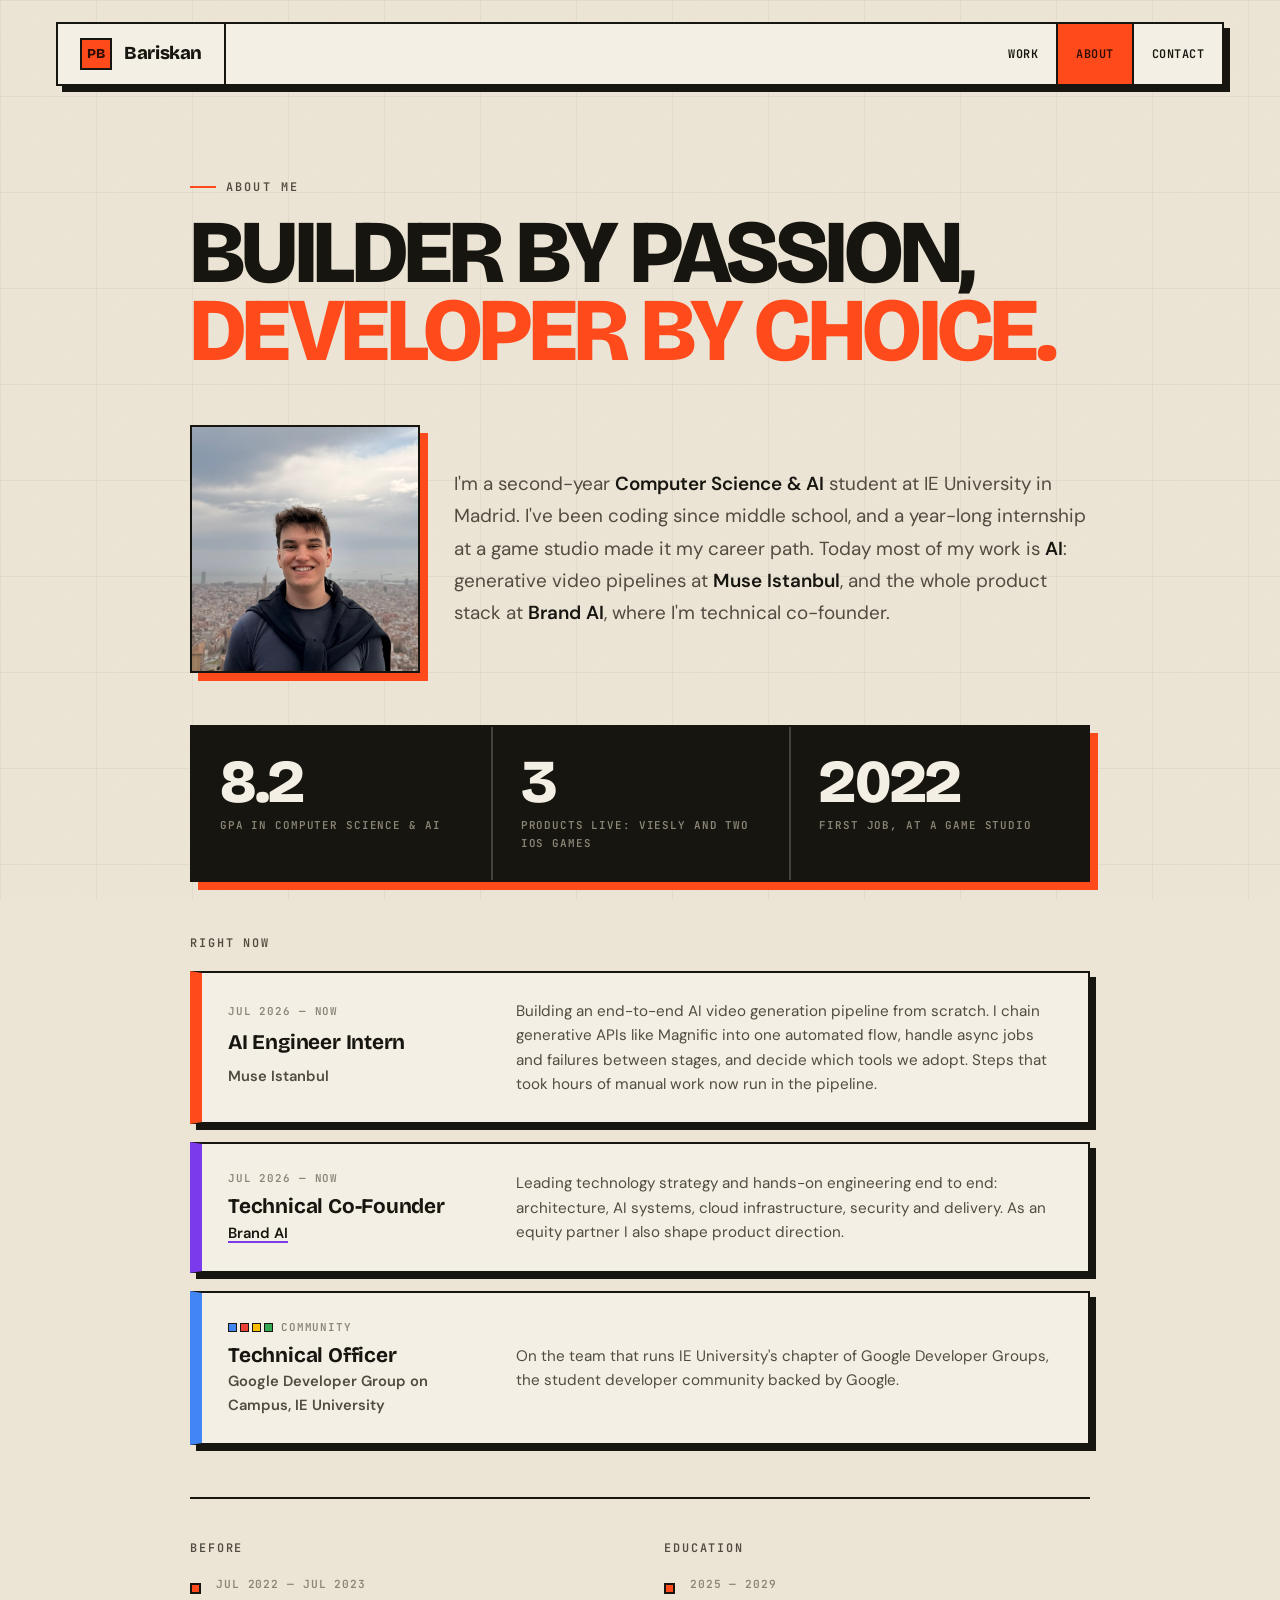
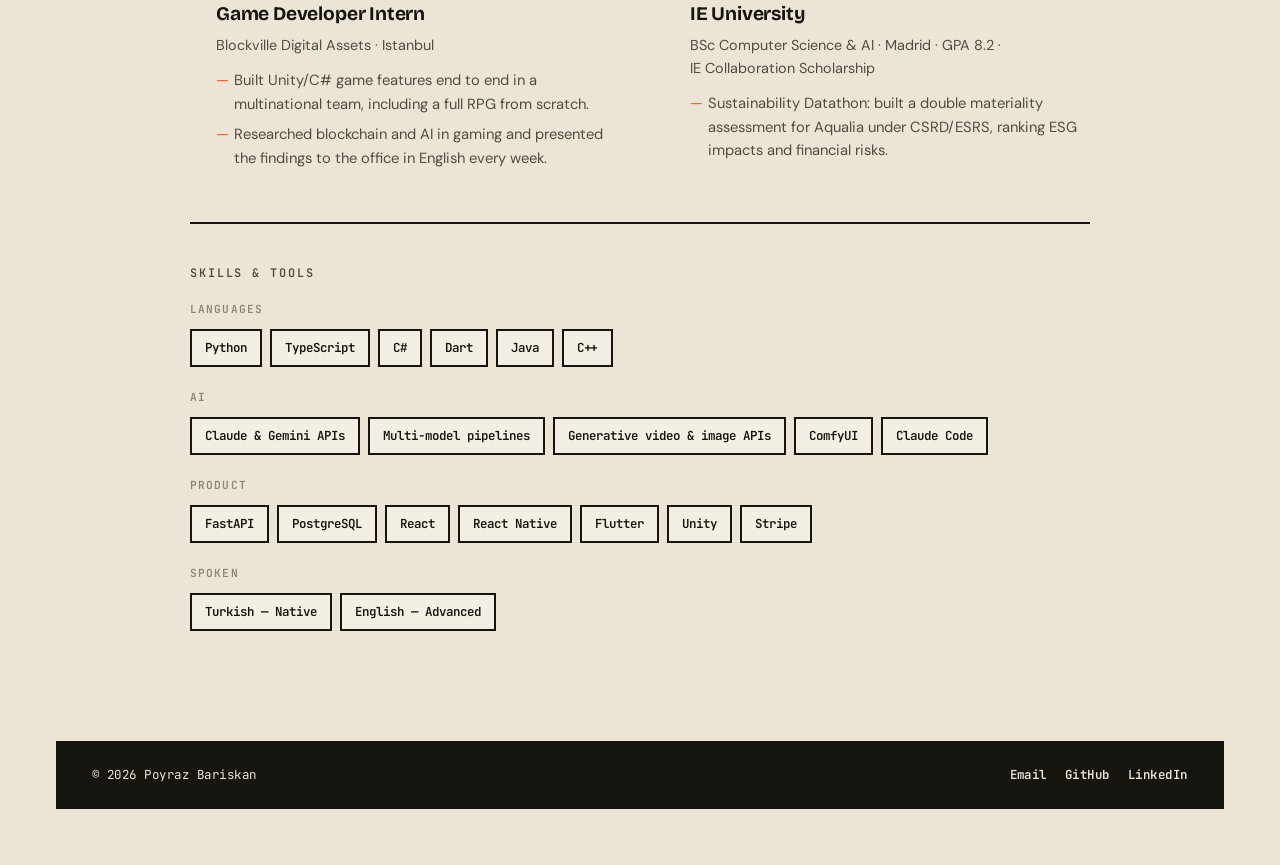
<file: about.html>
<!doctype html>
<html lang="en">
  <head>
    <meta charset="utf-8">
    <meta name="viewport" content="width=device-width, initial-scale=1">
    <title>About — Poyraz Bariskan</title>
    <meta name="description" content="About Poyraz Bariskan — AI engineer intern at Muse Istanbul, technical co-founder of Brand AI, CS &amp; AI student at IE University.">
    <link rel="preconnect" href="https://fonts.googleapis.com">
    <link rel="preconnect" href="https://fonts.gstatic.com" crossorigin>
    <link href="https://fonts.googleapis.com/css2?family=Bricolage+Grotesque:opsz,wght@12..96,600;12..96,700;12..96,800&family=DM+Sans:opsz,wght@9..40,400;9..40,500;9..40,600&family=JetBrains+Mono:wght@500;600;700&display=swap" rel="stylesheet">
    <link rel="stylesheet" href="./styles.css">
  </head>
  <body class="accent-portfolio">
    <header class="site-header">
      <a class="brand" href="./" aria-label="Poyraz Bariskan home">
        <span class="brand-mark">PB</span>
        <span class="brand-name">Bariskan</span>
      </a>
      <nav class="site-nav" aria-label="Main navigation">
        <a href="./#work">Work</a>
        <a href="./about.html" aria-current="page">About</a>
        <a href="./contact.html">Contact</a>
      </nav>
      <span class="scroll-progress" aria-hidden="true"></span>
    </header>

    <main>
      <div class="page">
        <div class="page-head">
          <p class="eyebrow page-eyebrow">About Me</p>
          <h1 class="page-title">Builder by passion,<br><span class="accent">developer by choice.</span></h1>
        </div>

        <div class="bio-row">
          <div class="portrait">
            <img src="./assets/profile.jpeg" alt="Poyraz Bariskan" decoding="async">
          </div>
          <p class="bio">
            I'm a second-year <strong>Computer Science &amp; AI</strong> student at IE University in Madrid.
            I've been coding since middle school, and a year-long internship at a game studio made it my career path.
            Today most of my work is <strong>AI</strong>: generative video pipelines at <strong>Muse Istanbul</strong>,
            and the whole product stack at <strong>Brand AI</strong>, where I'm technical co-founder.
          </p>
        </div>

        <dl class="stats" data-pop>
          <div><dt>GPA in Computer Science &amp; AI</dt><dd data-count="8.2" data-decimals="1">8.2</dd></div>
          <div><dt>Products live: Viesly and two iOS games</dt><dd data-count="3">3</dd></div>
          <div><dt>First job, at a game studio</dt><dd>2022</dd></div>
        </dl>

        <section class="about-block" aria-labelledby="now-h">
          <h2 class="block-label" id="now-h">Right now</h2>
          <div class="roles">
            <article class="role" data-pop>
              <p class="role-when">Jul 2026 — now</p>
              <h3 class="role-title">AI Engineer Intern</h3>
              <p class="role-org">Muse Istanbul</p>
              <p class="role-desc">Building an end-to-end AI video generation pipeline from scratch. I chain generative APIs like Magnific into one automated flow, handle async jobs and failures between stages, and decide which tools we adopt. Steps that took hours of manual work now run in the pipeline.</p>
            </article>
            <article class="role accent-brandai" data-pop>
              <p class="role-when">Jul 2026 — now</p>
              <h3 class="role-title">Technical Co-Founder</h3>
              <p class="role-org"><a class="text-link" href="https://www.getbrandai.app/en" target="_blank" rel="noopener">Brand AI</a></p>
              <p class="role-desc">Leading technology strategy and hands-on engineering end to end: architecture, AI systems, cloud infrastructure, security and delivery. As an equity partner I also shape product direction.</p>
            </article>
            <article class="role role-gdg" data-pop>
              <p class="role-when"><span class="gdg-mark" aria-hidden="true"><i></i><i></i><i></i><i></i></span>Community</p>
              <h3 class="role-title">Technical Officer</h3>
              <p class="role-org">Google Developer Group on Campus, IE University</p>
              <p class="role-desc">On the team that runs IE University's chapter of Google Developer Groups, the student developer community backed by Google.</p>
            </article>
          </div>
        </section>

        <div class="about-split">
          <section aria-labelledby="before-h">
            <h2 class="block-label" id="before-h">Before</h2>
            <div class="tl-item">
              <p class="tl-date">Jul 2022 — Jul 2023</p>
              <p class="tl-role">Game Developer Intern</p>
              <p class="tl-org">Blockville Digital Assets · Istanbul</p>
              <ul class="tl-bullets">
                <li>Built Unity/C# game features end to end in a multinational team, including a full RPG from scratch.</li>
                <li>Researched blockchain and AI in gaming and presented the findings to the office in English every week.</li>
              </ul>
            </div>
          </section>
          <section aria-labelledby="edu-h">
            <h2 class="block-label" id="edu-h">Education</h2>
            <div class="tl-item">
              <p class="tl-date">2025 — 2029</p>
              <p class="tl-role">IE University</p>
              <p class="tl-org">BSc Computer Science &amp; AI · Madrid · GPA 8.2 · IE&nbsp;Collaboration&nbsp;Scholarship</p>
              <ul class="tl-bullets">
                <li>Sustainability Datathon: built a double materiality assessment for Aqualia under CSRD/ESRS, ranking ESG impacts and financial risks.</li>
              </ul>
            </div>
          </section>
        </div>

        <section class="skills-block" aria-labelledby="skills-h">
          <h2 class="block-label" id="skills-h">Skills &amp; tools</h2>

          <div class="skill-row">
            <p class="skill-cat">Languages</p>
            <div class="chips">
              <span class="chip">Python</span>
              <span class="chip">TypeScript</span>
              <span class="chip">C#</span>
              <span class="chip">Dart</span>
              <span class="chip">Java</span>
              <span class="chip">C++</span>
            </div>
          </div>

          <div class="skill-row">
            <p class="skill-cat">AI</p>
            <div class="chips">
              <span class="chip">Claude &amp; Gemini APIs</span>
              <span class="chip">Multi-model pipelines</span>
              <span class="chip">Generative video &amp; image APIs</span>
              <span class="chip">ComfyUI</span>
              <span class="chip">Claude Code</span>
            </div>
          </div>

          <div class="skill-row">
            <p class="skill-cat">Product</p>
            <div class="chips">
              <span class="chip">FastAPI</span>
              <span class="chip">PostgreSQL</span>
              <span class="chip">React</span>
              <span class="chip">React Native</span>
              <span class="chip">Flutter</span>
              <span class="chip">Unity</span>
              <span class="chip">Stripe</span>
            </div>
          </div>

          <div class="skill-row">
            <p class="skill-cat">Spoken</p>
            <div class="chips">
              <span class="chip">Turkish — Native</span>
              <span class="chip">English — Advanced</span>
            </div>
          </div>
        </section>


      </div>
    </main>

    <footer class="site-footer">
      <span>© 2026 Poyraz Bariskan</span>
      <div class="foot-soc">
        <a href="mailto:poyraz@bariskan.com">Email</a>
        <a href="https://github.com/pBariskan" target="_blank" rel="noopener">GitHub</a>
        <a href="https://www.linkedin.com/in/poyrazb" target="_blank" rel="noopener">LinkedIn</a>
      </div>
    </footer>
    <script src="./site.js" defer></script>
  </body>
</html>
</file>
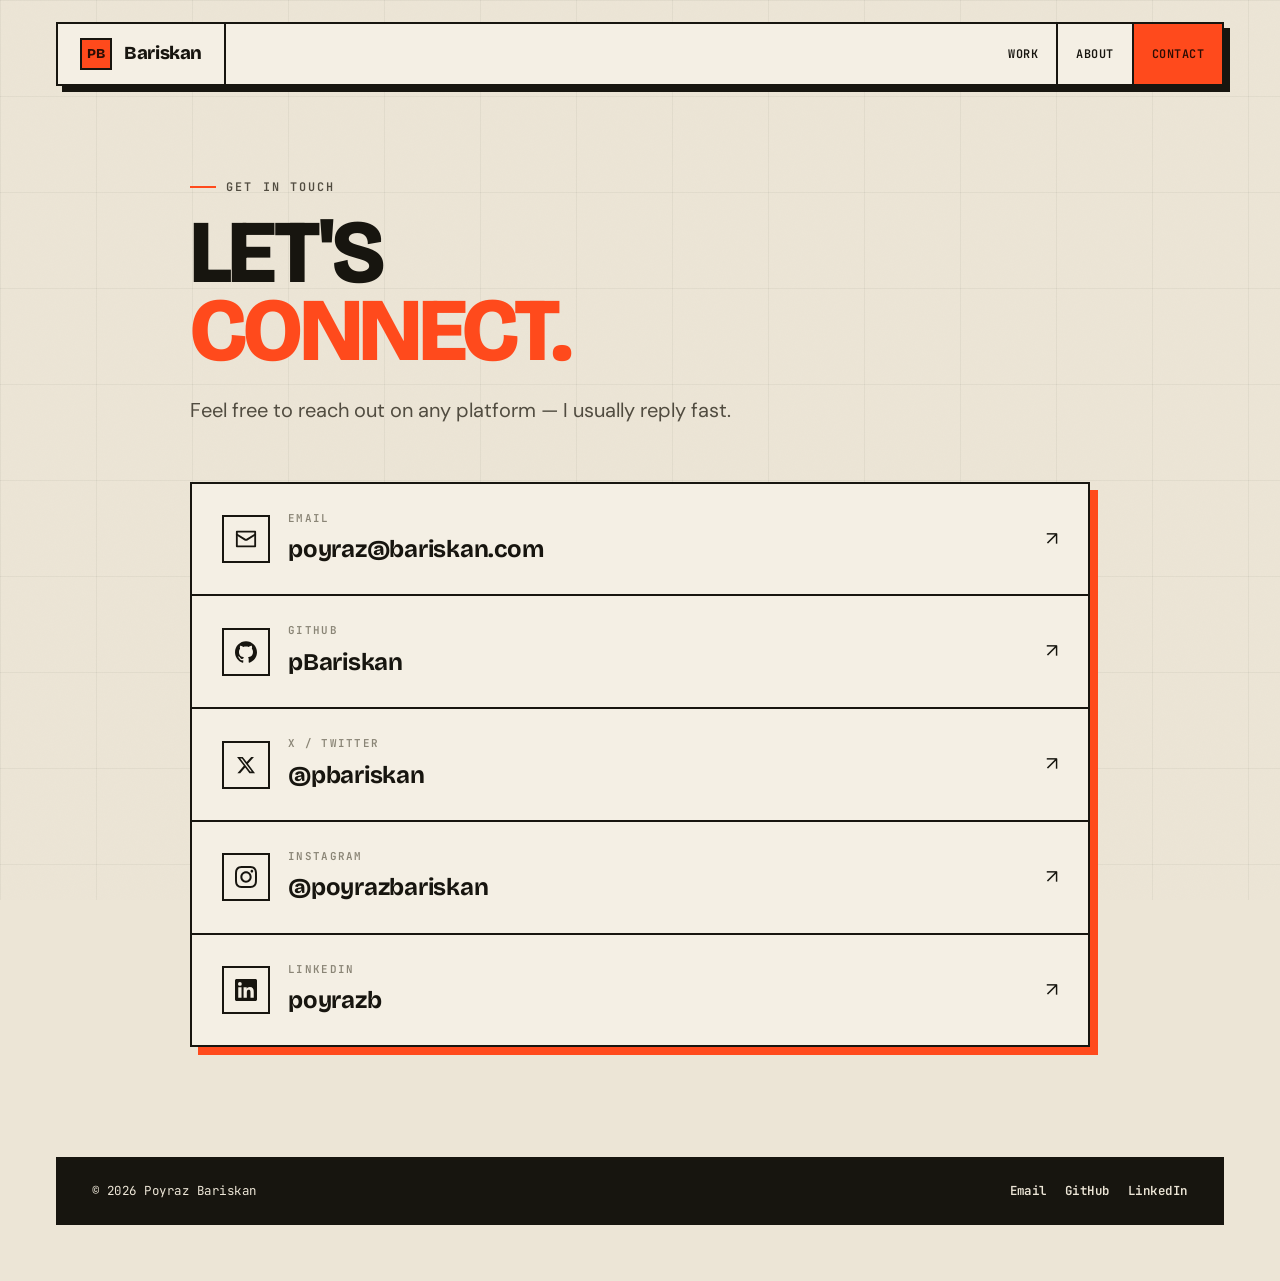
<file: contact.html>
<!doctype html>
<html lang="en">
  <head>
    <meta charset="utf-8">
    <meta name="viewport" content="width=device-width, initial-scale=1">
    <title>Contact — Poyraz Bariskan</title>
    <meta name="description" content="Get in touch with Poyraz Bariskan.">
    <link rel="preconnect" href="https://fonts.googleapis.com">
    <link rel="preconnect" href="https://fonts.gstatic.com" crossorigin>
    <link href="https://fonts.googleapis.com/css2?family=Bricolage+Grotesque:opsz,wght@12..96,600;12..96,700;12..96,800&family=DM+Sans:opsz,wght@9..40,400;9..40,500;9..40,600&family=JetBrains+Mono:wght@500;600;700&display=swap" rel="stylesheet">
    <link rel="stylesheet" href="./styles.css">
  </head>
  <body class="accent-portfolio">
    <header class="site-header">
      <a class="brand" href="./" aria-label="Poyraz Bariskan home">
        <span class="brand-mark">PB</span>
        <span class="brand-name">Bariskan</span>
      </a>
      <nav class="site-nav" aria-label="Main navigation">
        <a href="./#work">Work</a>
        <a href="./about.html">About</a>
        <a href="./contact.html" aria-current="page">Contact</a>
      </nav>
      <span class="scroll-progress" aria-hidden="true"></span>
    </header>

    <main>
      <div class="page">
        <div class="page-head">
          <p class="eyebrow page-eyebrow">Get in Touch</p>
          <h1 class="page-title">Let's<br><span class="accent">connect.</span></h1>
          <p class="page-lede">Feel free to reach out on any platform — I usually reply fast.</p>
        </div>

        <div class="link-list" data-pop>
          <a class="link-row" href="mailto:poyraz@bariskan.com">
            <span class="l-icon" aria-hidden="true">
              <svg width="22" height="22" viewBox="0 0 24 24" fill="none" stroke="currentColor" stroke-width="2" stroke-linecap="round" stroke-linejoin="round">
                <rect x="2" y="4" width="20" height="16" rx="0"/>
                <path d="m22 7-8.97 5.7a1.94 1.94 0 0 1-2.06 0L2 7"/>
              </svg>
            </span>
            <span class="l-text">
              <span class="l-label">Email</span>
              <span class="l-value">poyraz@bariskan.com</span>
            </span>
            <span class="l-arrow" aria-hidden="true">↗</span>
          </a>

          <a class="link-row" href="https://github.com/pBariskan" target="_blank" rel="noopener">
            <span class="l-icon" aria-hidden="true">
              <svg width="22" height="22" viewBox="0 0 24 24" fill="currentColor">
                <path d="M12 .297c-6.63 0-12 5.373-12 12 0 5.303 3.438 9.8 8.205 11.385.6.113.82-.258.82-.577 0-.285-.01-1.04-.015-2.04-3.338.724-4.042-1.61-4.042-1.61C4.422 18.07 3.633 17.7 3.633 17.7c-1.087-.744.084-.729.084-.729 1.205.084 1.838 1.236 1.838 1.236 1.07 1.835 2.809 1.305 3.495.998.108-.776.417-1.305.76-1.605-2.665-.3-5.466-1.332-5.466-5.93 0-1.31.465-2.38 1.235-3.22-.135-.303-.54-1.523.105-3.176 0 0 1.005-.322 3.3 1.23.96-.267 1.98-.399 3-.405 1.02.006 2.04.138 3 .405 2.28-1.552 3.285-1.23 3.285-1.23.645 1.653.24 2.873.12 3.176.765.84 1.23 1.91 1.23 3.22 0 4.61-2.805 5.625-5.475 5.92.42.36.81 1.096.81 2.22 0 1.606-.015 2.896-.015 3.286 0 .315.21.69.825.57C20.565 22.092 24 17.592 24 12.297c0-6.627-5.373-12-12-12"/>
              </svg>
            </span>
            <span class="l-text">
              <span class="l-label">GitHub</span>
              <span class="l-value">pBariskan</span>
            </span>
            <span class="l-arrow" aria-hidden="true">↗</span>
          </a>

          <a class="link-row" href="https://twitter.com/pbariskan" target="_blank" rel="noopener">
            <span class="l-icon" aria-hidden="true">
              <svg width="20" height="20" viewBox="0 0 24 24" fill="currentColor">
                <path d="M18.244 2.25h3.308l-7.227 8.26 8.502 11.24H16.17l-5.214-6.817L4.99 21.75H1.68l7.73-8.835L1.254 2.25H8.08l4.713 6.231zm-1.161 17.52h1.833L7.084 4.126H5.117z"/>
              </svg>
            </span>
            <span class="l-text">
              <span class="l-label">X / Twitter</span>
              <span class="l-value">@pbariskan</span>
            </span>
            <span class="l-arrow" aria-hidden="true">↗</span>
          </a>

          <a class="link-row" href="https://instagram.com/poyrazbariskan" target="_blank" rel="noopener">
            <span class="l-icon" aria-hidden="true">
              <svg width="22" height="22" viewBox="0 0 24 24" fill="currentColor">
                <path d="M12 2.163c3.204 0 3.584.012 4.85.07 3.252.148 4.771 1.691 4.919 4.919.058 1.265.069 1.645.069 4.849 0 3.205-.012 3.584-.069 4.849-.149 3.225-1.664 4.771-4.919 4.919-1.266.058-1.644.07-4.85.07-3.204 0-3.584-.012-4.849-.07-3.26-.149-4.771-1.699-4.919-4.92-.058-1.265-.07-1.644-.07-4.849 0-3.204.013-3.583.07-4.849.149-3.227 1.664-4.771 4.919-4.919 1.266-.057 1.645-.069 4.849-.069zm0-2.163c-3.259 0-3.667.014-4.947.072-4.358.2-6.78 2.618-6.98 6.98-.059 1.281-.073 1.689-.073 4.948 0 3.259.014 3.668.072 4.948.2 4.358 2.618 6.78 6.98 6.98 1.281.058 1.689.072 4.948.072 3.259 0 3.668-.014 4.948-.072 4.354-.2 6.782-2.618 6.979-6.98.059-1.28.073-1.689.073-4.948 0-3.259-.014-3.667-.072-4.947-.196-4.354-2.617-6.78-6.979-6.98-1.281-.059-1.69-.073-4.949-.073zm0 5.838c-3.403 0-6.162 2.759-6.162 6.162s2.759 6.163 6.162 6.163 6.162-2.759 6.162-6.163c0-3.403-2.759-6.162-6.162-6.162zm0 10.162c-2.209 0-4-1.79-4-4 0-2.209 1.791-4 4-4s4 1.791 4 4c0 2.21-1.791 4-4 4zm6.406-11.845c-.796 0-1.441.645-1.441 1.44s.645 1.44 1.441 1.44c.795 0 1.439-.645 1.439-1.44s-.644-1.44-1.439-1.44z"/>
              </svg>
            </span>
            <span class="l-text">
              <span class="l-label">Instagram</span>
              <span class="l-value">@poyrazbariskan</span>
            </span>
            <span class="l-arrow" aria-hidden="true">↗</span>
          </a>

          <a class="link-row" href="https://www.linkedin.com/in/poyrazb" target="_blank" rel="noopener">
            <span class="l-icon" aria-hidden="true">
              <svg width="22" height="22" viewBox="0 0 24 24" fill="currentColor">
                <path d="M20.447 20.452h-3.554v-5.569c0-1.328-.027-3.037-1.852-3.037-1.853 0-2.136 1.445-2.136 2.939v5.667H9.351V9h3.414v1.561h.046c.477-.9 1.637-1.85 3.37-1.85 3.601 0 4.267 2.37 4.267 5.455v6.286zM5.337 7.433a2.062 2.062 0 0 1-2.063-2.065 2.064 2.064 0 1 1 2.063 2.065zm1.782 13.019H3.555V9h3.564v11.452zM22.225 0H1.771C.792 0 0 .774 0 1.729v20.542C0 23.227.792 24 1.771 24h20.451C23.2 24 24 23.227 24 22.271V1.729C24 .774 23.2 0 22.222 0h.003z"/>
              </svg>
            </span>
            <span class="l-text">
              <span class="l-label">LinkedIn</span>
              <span class="l-value">poyrazb</span>
            </span>
            <span class="l-arrow" aria-hidden="true">↗</span>
          </a>
        </div>
      </div>
    </main>

    <footer class="site-footer">
      <span>© 2026 Poyraz Bariskan</span>
      <div class="foot-soc">
        <a href="mailto:poyraz@bariskan.com">Email</a>
        <a href="https://github.com/pBariskan" target="_blank" rel="noopener">GitHub</a>
        <a href="https://www.linkedin.com/in/poyrazb" target="_blank" rel="noopener">LinkedIn</a>
      </div>
    </footer>
    <script src="./site.js" defer></script>
  </body>
</html>
</file>
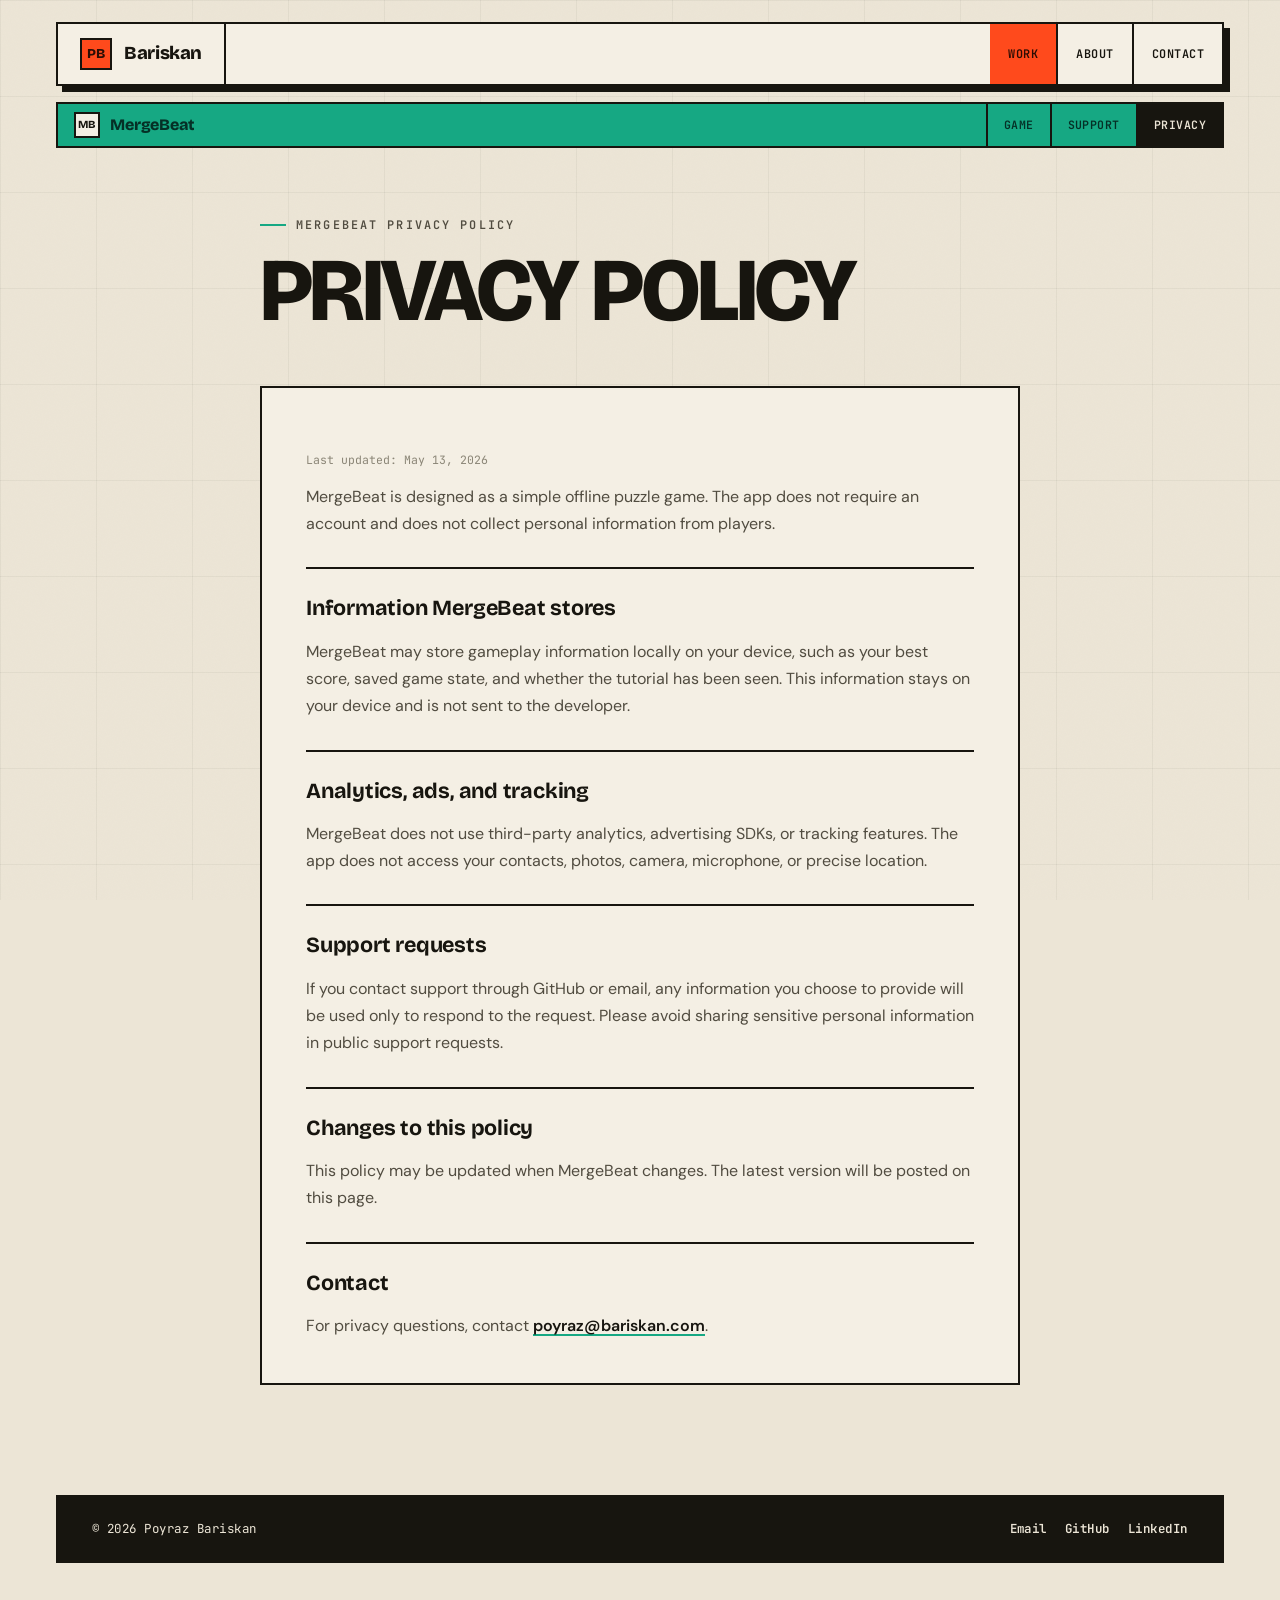
<file: privacy.html>
<!doctype html>
<html lang="en">
  <head>
    <meta charset="utf-8">
    <meta name="viewport" content="width=device-width, initial-scale=1">
    <meta http-equiv="refresh" content="0; url=./MergeBeat/privacy.html">
    <link rel="canonical" href="https://pbariskan.github.io/MergeBeat/privacy.html">
    <title>Redirecting to MergeBeat Privacy Policy</title>
    <link rel="preconnect" href="https://fonts.googleapis.com">
    <link rel="preconnect" href="https://fonts.gstatic.com" crossorigin>
    <link href="https://fonts.googleapis.com/css2?family=Bricolage+Grotesque:opsz,wght@12..96,600;12..96,700;12..96,800&family=DM+Sans:opsz,wght@9..40,400;9..40,500;9..40,600&family=JetBrains+Mono:wght@500;600;700&display=swap" rel="stylesheet">
    <link rel="stylesheet" href="./styles.css">
    <script>
      window.location.replace("./MergeBeat/privacy.html");
    </script>
  </head>
  <body class="accent-merge">
    <main class="redirect-shell">
      <section class="redirect-panel">
        <p class="eyebrow">Redirecting</p>
        <h1>MergeBeat Privacy</h1>
        <p class="lead">
          This privacy policy moved to
          <a class="text-link" href="./MergeBeat/privacy.html">pbariskan.github.io/MergeBeat/privacy.html</a>.
        </p>
      </section>
    </main>
  </body>
</html>
</file>
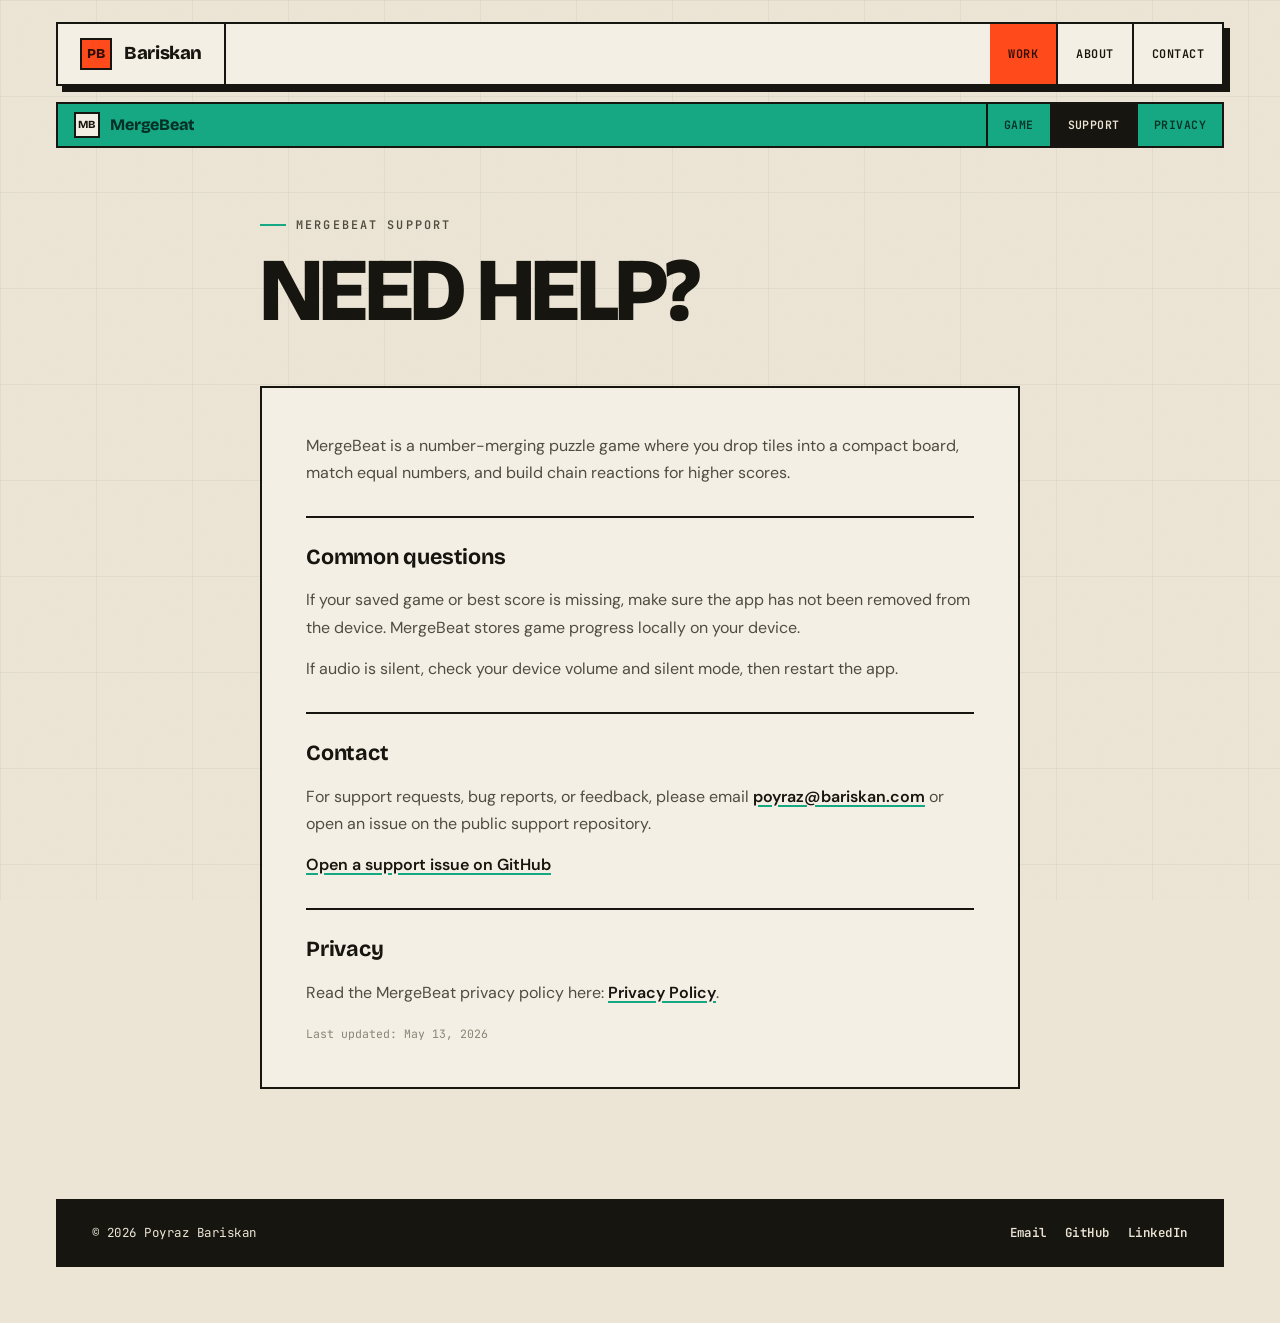
<file: support.html>
<!doctype html>
<html lang="en">
  <head>
    <meta charset="utf-8">
    <meta name="viewport" content="width=device-width, initial-scale=1">
    <meta http-equiv="refresh" content="0; url=./MergeBeat/support.html">
    <link rel="canonical" href="https://pbariskan.github.io/MergeBeat/support.html">
    <title>Redirecting to MergeBeat Support</title>
    <link rel="preconnect" href="https://fonts.googleapis.com">
    <link rel="preconnect" href="https://fonts.gstatic.com" crossorigin>
    <link href="https://fonts.googleapis.com/css2?family=Bricolage+Grotesque:opsz,wght@12..96,600;12..96,700;12..96,800&family=DM+Sans:opsz,wght@9..40,400;9..40,500;9..40,600&family=JetBrains+Mono:wght@500;600;700&display=swap" rel="stylesheet">
    <link rel="stylesheet" href="./styles.css">
    <script>
      window.location.replace("./MergeBeat/support.html");
    </script>
  </head>
  <body class="accent-merge">
    <main class="redirect-shell">
      <section class="redirect-panel">
        <p class="eyebrow">Redirecting</p>
        <h1>MergeBeat Support</h1>
        <p class="lead">
          This support page moved to
          <a class="text-link" href="./MergeBeat/support.html">pbariskan.github.io/MergeBeat/support.html</a>.
        </p>
      </section>
    </main>
  </body>
</html>
</file>
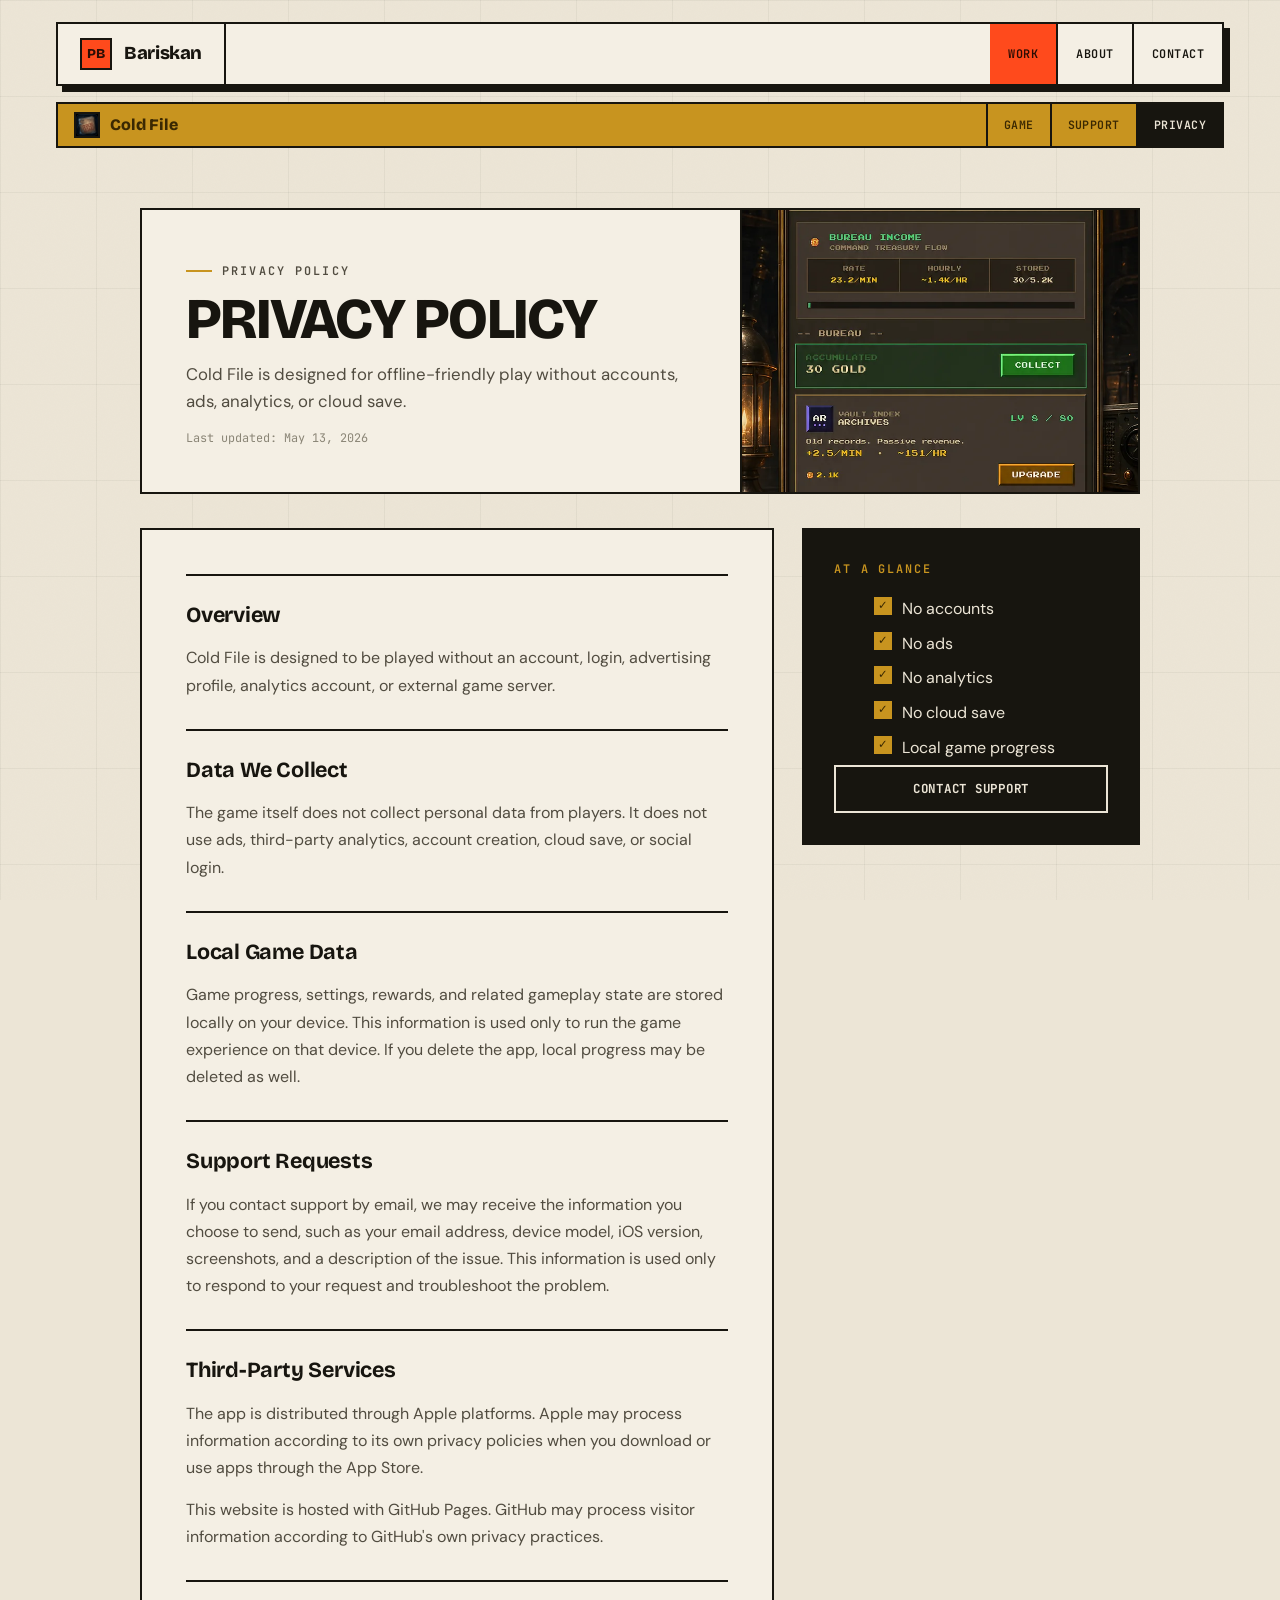
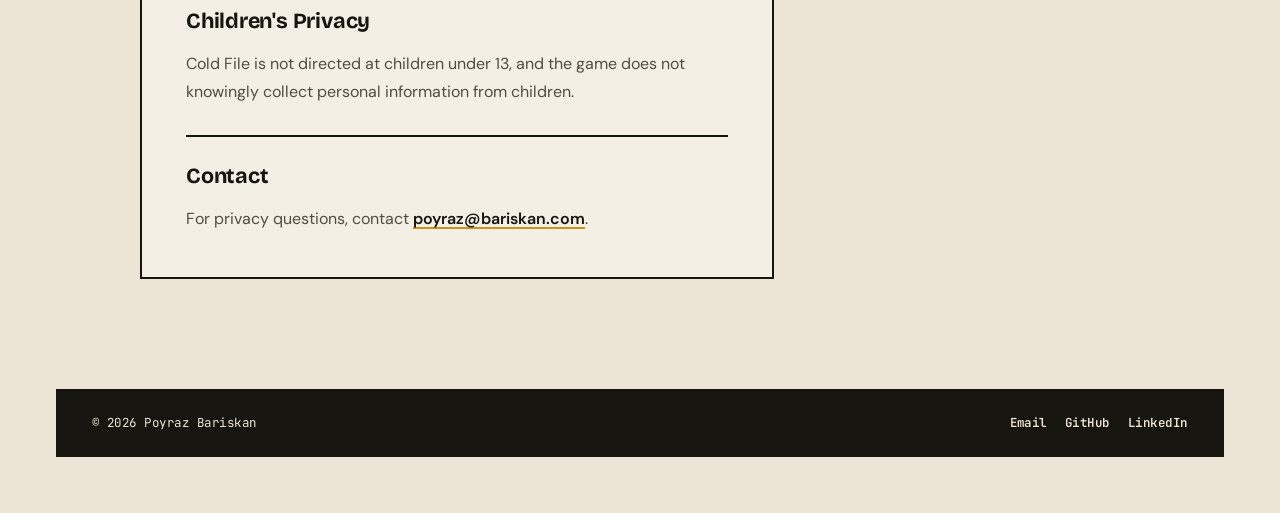
<file: ColdFile/privacy.html>
<!doctype html>
<html lang="en">
  <head>
    <meta charset="utf-8">
    <meta name="viewport" content="width=device-width, initial-scale=1">
    <title>Privacy Policy - Cold File</title>
    <meta name="description" content="Privacy Policy for Cold File.">
    <meta property="og:title" content="Cold File Privacy Policy">
    <meta property="og:description" content="Privacy details for Cold File.">
    <meta property="og:image" content="https://pbariskan.github.io/ColdFile/assets/enter-dungeon.webp">
    <meta property="og:type" content="website">
    <link rel="icon" href="./assets/favicon.png">
    <link rel="apple-touch-icon" href="./assets/icon-192.png">
    <link rel="preconnect" href="https://fonts.googleapis.com">
    <link rel="preconnect" href="https://fonts.gstatic.com" crossorigin>
    <link href="https://fonts.googleapis.com/css2?family=Bricolage+Grotesque:opsz,wght@12..96,600;12..96,700;12..96,800&family=DM+Sans:opsz,wght@9..40,400;9..40,500;9..40,600&family=JetBrains+Mono:wght@500;600;700&display=swap" rel="stylesheet">
    <link rel="stylesheet" href="../styles.css">
  </head>
  <body class="accent-cold">
    <header class="site-header">
      <a class="brand" href="../" aria-label="Poyraz Bariskan home">
        <span class="brand-mark">PB</span>
        <span class="brand-name">Bariskan</span>
      </a>
      <nav class="site-nav" aria-label="Main navigation">
        <a href="../#work" aria-current="page">Work</a>
        <a href="../about.html">About</a>
        <a href="../contact.html">Contact</a>
      </nav>
      <span class="scroll-progress" aria-hidden="true"></span>
    </header>

    <nav class="sub-nav" aria-label="Cold File">
      <a class="sub-brand" href="./"><img src="./assets/icon-192.png" width="28" height="28" alt=""><span>Cold File</span></a>
      <a href="./#game">Game</a>
      <a href="./support.html">Support</a>
      <a href="./privacy.html" aria-current="page">Privacy</a>
    </nav>

    <main>
      <div class="doc">
        <div class="doc-head">
          <div class="dh-copy">
            <p class="eyebrow">Privacy Policy</p>
            <h1>Privacy Policy</h1>
            <p class="lede">
              Cold File is designed for offline-friendly play without accounts, ads, analytics, or cloud save.
            </p>
            <p class="muted">Last updated: May 13, 2026</p>
          </div>
          <div class="doc-art"><img src="./assets/bureau.webp" alt="" decoding="async"></div>
        </div>

        <div class="doc-grid">
          <article class="prose" data-pop>
            <h2>Overview</h2>
            <p>
              Cold File is designed to be played without an account, login, advertising profile,
              analytics account, or external game server.
            </p>

            <h2>Data We Collect</h2>
            <p>
              The game itself does not collect personal data from players. It does not use ads, third-party
              analytics, account creation, cloud save, or social login.
            </p>

            <h2>Local Game Data</h2>
            <p>
              Game progress, settings, rewards, and related gameplay state are stored locally on your device.
              This information is used only to run the game experience on that device. If you delete the app,
              local progress may be deleted as well.
            </p>

            <h2>Support Requests</h2>
            <p>
              If you contact support by email, we may receive the information you choose to send, such as your
              email address, device model, iOS version, screenshots, and a description of the issue. This
              information is used only to respond to your request and troubleshoot the problem.
            </p>

            <h2>Third-Party Services</h2>
            <p>
              The app is distributed through Apple platforms. Apple may process information according to its
              own privacy policies when you download or use apps through the App Store.
            </p>
            <p>
              This website is hosted with GitHub Pages. GitHub may process visitor information according to
              GitHub's own privacy practices.
            </p>

            <h2>Children's Privacy</h2>
            <p>
              Cold File is not directed at children under 13, and the game does not knowingly collect
              personal information from children.
            </p>

            <h2>Contact</h2>
            <p>
              For privacy questions, contact
              <a class="text-link" href="mailto:poyraz@bariskan.com">poyraz@bariskan.com</a>.
            </p>
          </article>

          <aside class="doc-aside" aria-label="Privacy summary" data-pop>
            <p class="block-label">At A Glance</p>
            <ul class="status-list">
              <li>No accounts</li>
              <li>No ads</li>
              <li>No analytics</li>
              <li>No cloud save</li>
              <li>Local game progress</li>
            </ul>
            <a class="btn btn-full" href="./support.html">Contact Support</a>
          </aside>
        </div>
      </div>
    </main>

    <footer class="site-footer">
      <span>© 2026 Poyraz Bariskan</span>
      <div class="foot-soc">
        <a href="mailto:poyraz@bariskan.com">Email</a>
        <a href="https://github.com/pBariskan" target="_blank" rel="noopener">GitHub</a>
        <a href="https://www.linkedin.com/in/poyrazb" target="_blank" rel="noopener">LinkedIn</a>
      </div>
    </footer>
    <script src="../site.js" defer></script>
  </body>
</html>
</file>
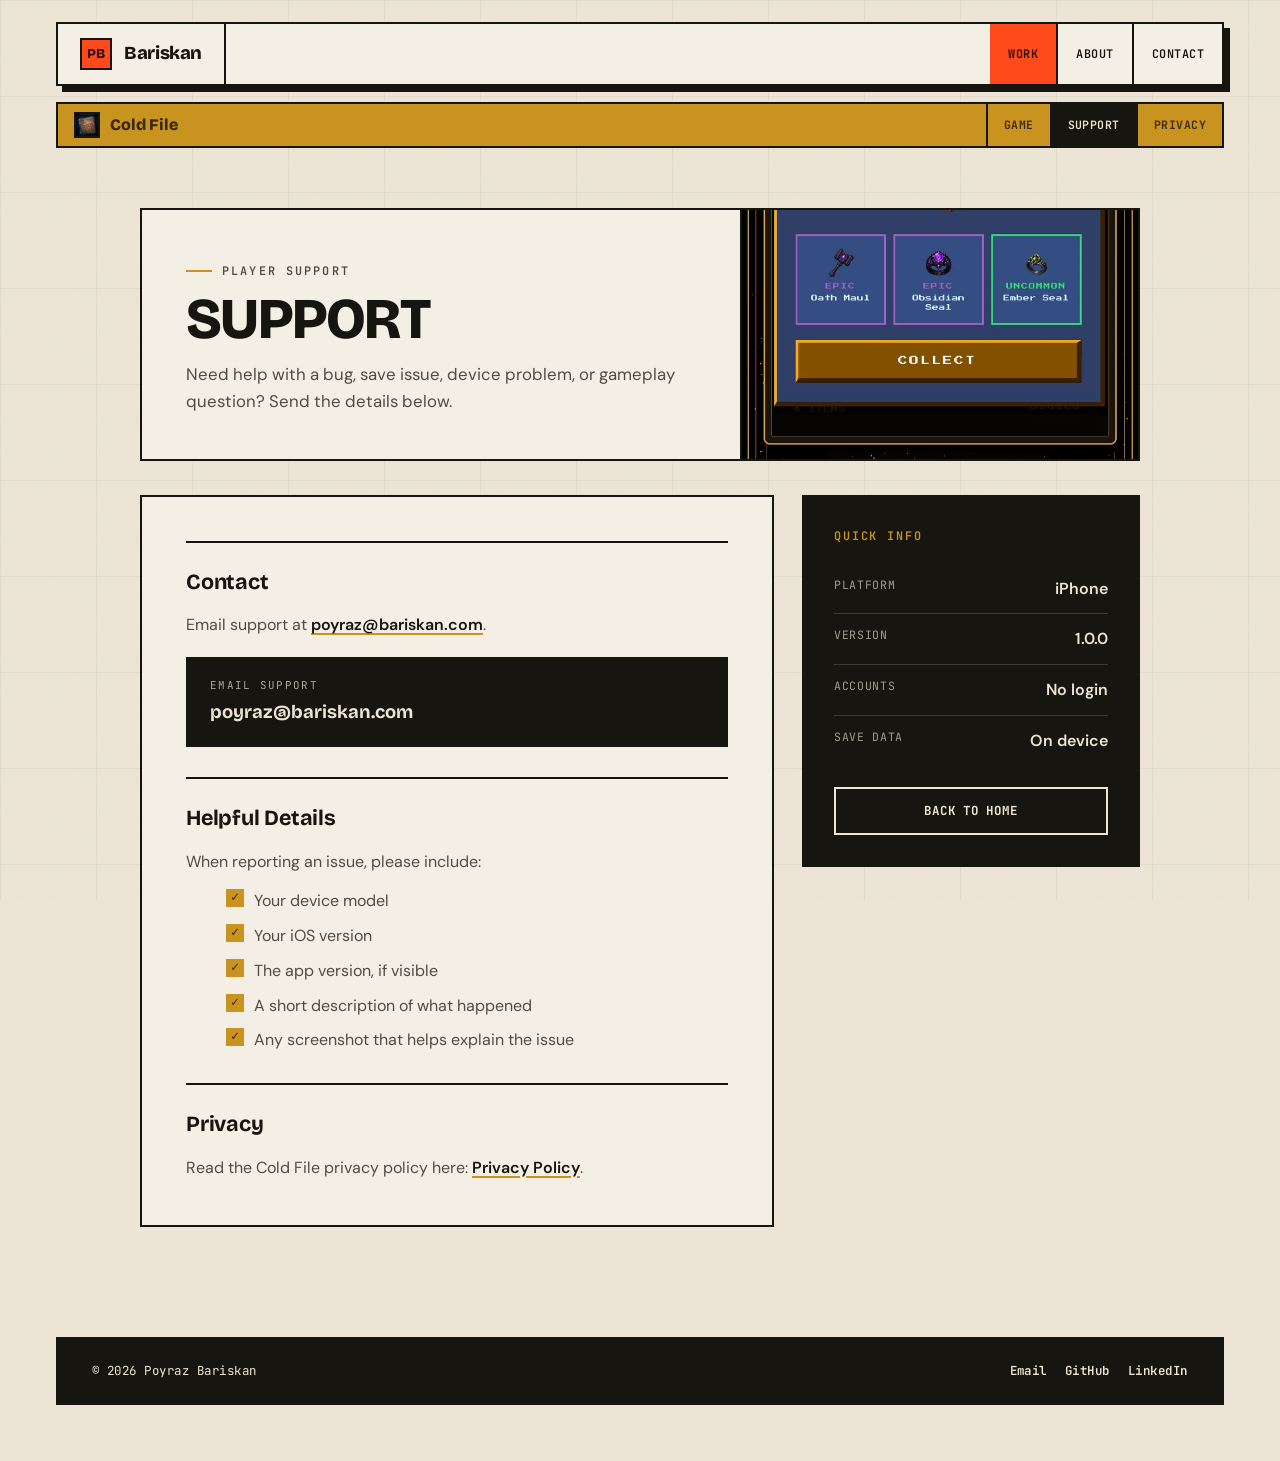
<file: ColdFile/support.html>
<!doctype html>
<html lang="en">
  <head>
    <meta charset="utf-8">
    <meta name="viewport" content="width=device-width, initial-scale=1">
    <title>Support - Cold File</title>
    <meta name="description" content="Support information for Cold File.">
    <meta property="og:title" content="Cold File Support">
    <meta property="og:description" content="Contact support for Cold File.">
    <meta property="og:image" content="https://pbariskan.github.io/ColdFile/assets/enter-dungeon.webp">
    <meta property="og:type" content="website">
    <link rel="icon" href="./assets/favicon.png">
    <link rel="apple-touch-icon" href="./assets/icon-192.png">
    <link rel="preconnect" href="https://fonts.googleapis.com">
    <link rel="preconnect" href="https://fonts.gstatic.com" crossorigin>
    <link href="https://fonts.googleapis.com/css2?family=Bricolage+Grotesque:opsz,wght@12..96,600;12..96,700;12..96,800&family=DM+Sans:opsz,wght@9..40,400;9..40,500;9..40,600&family=JetBrains+Mono:wght@500;600;700&display=swap" rel="stylesheet">
    <link rel="stylesheet" href="../styles.css">
  </head>
  <body class="accent-cold">
    <header class="site-header">
      <a class="brand" href="../" aria-label="Poyraz Bariskan home">
        <span class="brand-mark">PB</span>
        <span class="brand-name">Bariskan</span>
      </a>
      <nav class="site-nav" aria-label="Main navigation">
        <a href="../#work" aria-current="page">Work</a>
        <a href="../about.html">About</a>
        <a href="../contact.html">Contact</a>
      </nav>
      <span class="scroll-progress" aria-hidden="true"></span>
    </header>

    <nav class="sub-nav" aria-label="Cold File">
      <a class="sub-brand" href="./"><img src="./assets/icon-192.png" width="28" height="28" alt=""><span>Cold File</span></a>
      <a href="./#game">Game</a>
      <a href="./support.html" aria-current="page">Support</a>
      <a href="./privacy.html">Privacy</a>
    </nav>

    <main>
      <div class="doc">
        <div class="doc-head">
          <div class="dh-copy">
            <p class="eyebrow">Player Support</p>
            <h1>Support</h1>
            <p class="lede">
              Need help with a bug, save issue, device problem, or gameplay question? Send the details below.
            </p>
          </div>
          <div class="doc-art"><img src="./assets/spoils.webp" alt="" decoding="async"></div>
        </div>

        <div class="doc-grid">
          <article class="prose" data-pop>
            <h2>Contact</h2>
            <p>
              Email support at
              <a class="text-link" href="mailto:poyraz@bariskan.com">poyraz@bariskan.com</a>.
            </p>

            <a class="mail-panel" href="mailto:poyraz@bariskan.com?subject=Cold%20File%20Support">
              <span>Email Support</span>
              <strong>poyraz@bariskan.com</strong>
            </a>

            <h2>Helpful Details</h2>
            <p>When reporting an issue, please include:</p>
            <ul class="check-list">
              <li>Your device model</li>
              <li>Your iOS version</li>
              <li>The app version, if visible</li>
              <li>A short description of what happened</li>
              <li>Any screenshot that helps explain the issue</li>
            </ul>

            <h2>Privacy</h2>
            <p>
              Read the Cold File privacy policy here:
              <a class="text-link" href="./privacy.html">Privacy Policy</a>.
            </p>
          </article>

          <aside class="doc-aside" aria-label="Support summary" data-pop>
            <p class="block-label">Quick Info</p>
            <dl class="info-dl">
              <div><dt>Platform</dt><dd>iPhone</dd></div>
              <div><dt>Version</dt><dd>1.0.0</dd></div>
              <div><dt>Accounts</dt><dd>No login</dd></div>
              <div><dt>Save Data</dt><dd>On device</dd></div>
            </dl>
            <a class="btn btn-full" href="./">Back To Home</a>
          </aside>
        </div>
      </div>
    </main>

    <footer class="site-footer">
      <span>© 2026 Poyraz Bariskan</span>
      <div class="foot-soc">
        <a href="mailto:poyraz@bariskan.com">Email</a>
        <a href="https://github.com/pBariskan" target="_blank" rel="noopener">GitHub</a>
        <a href="https://www.linkedin.com/in/poyrazb" target="_blank" rel="noopener">LinkedIn</a>
      </div>
    </footer>
    <script src="../site.js" defer></script>
  </body>
</html>
</file>
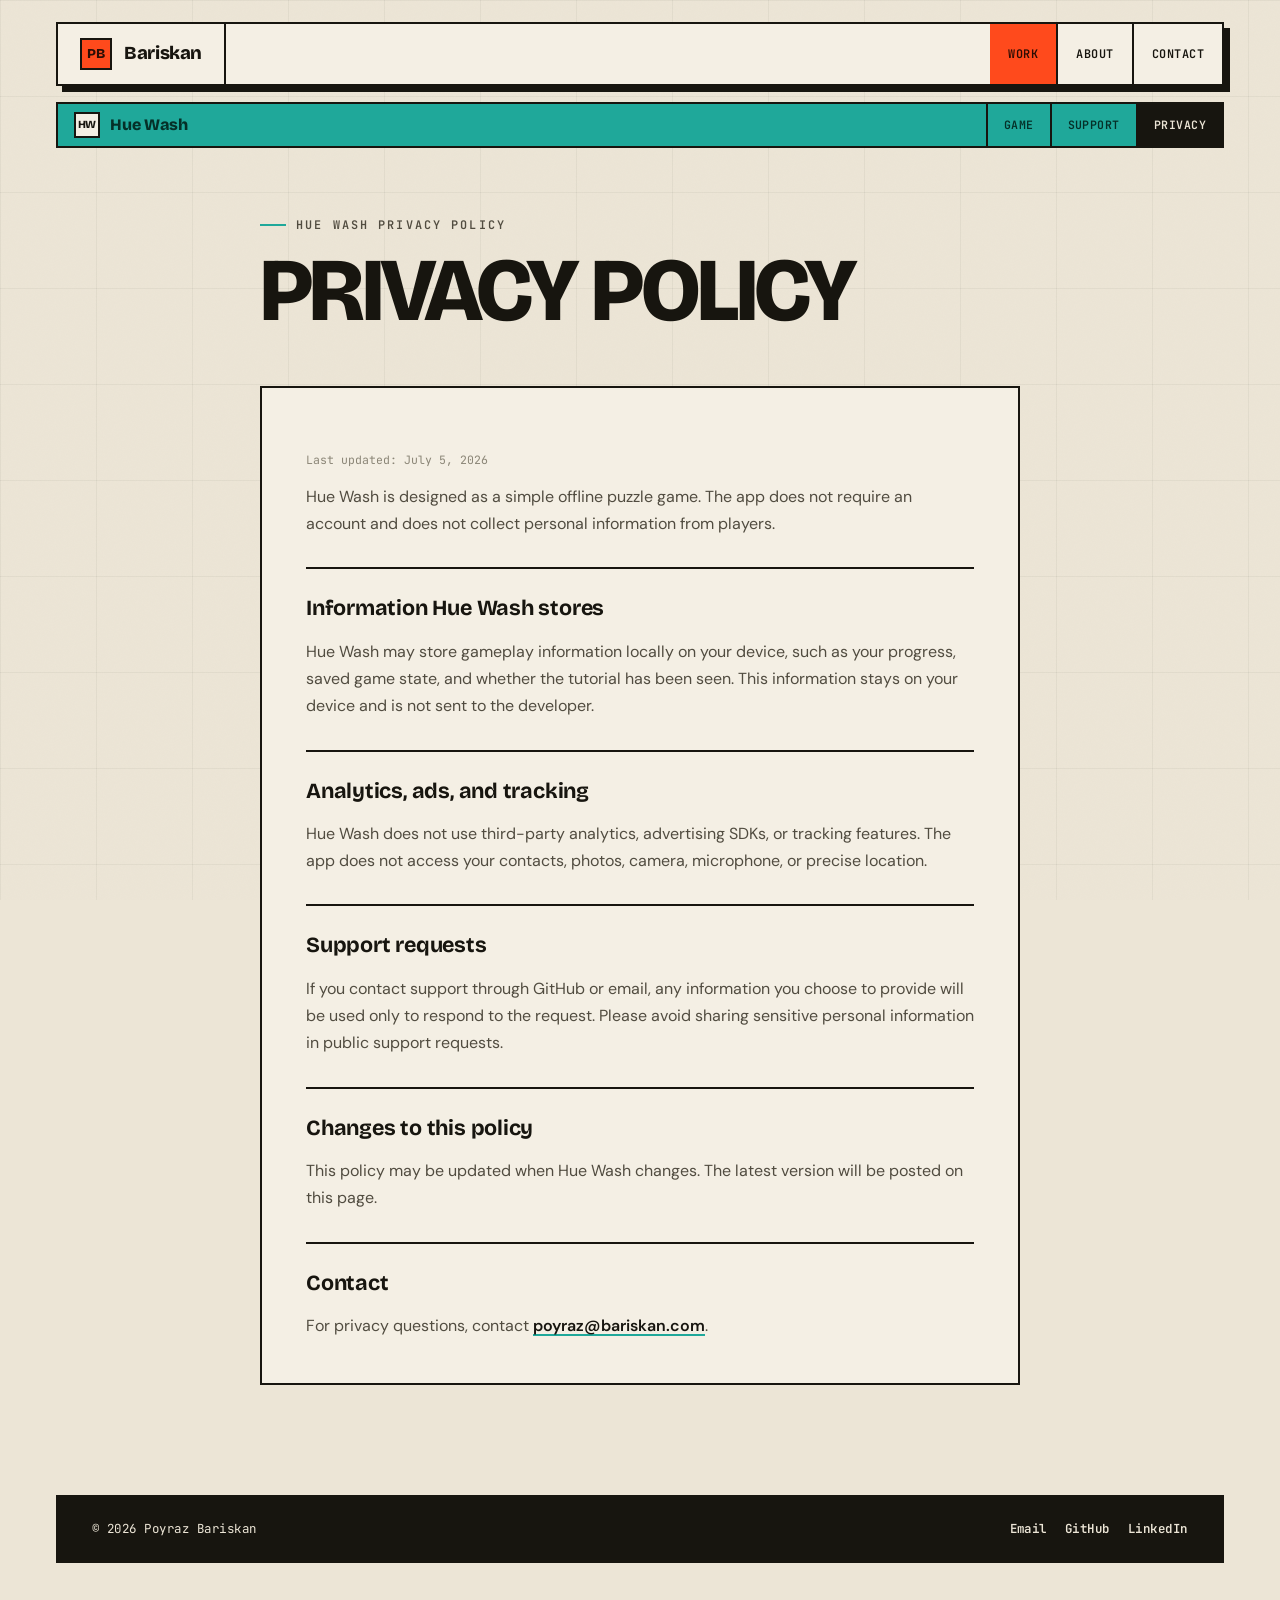
<file: HueWash/privacy.html>
<!doctype html>
<html lang="en">
  <head>
    <meta charset="utf-8">
    <meta name="viewport" content="width=device-width, initial-scale=1">
    <title>Hue Wash Privacy Policy</title>
    <meta name="description" content="Privacy policy for Hue Wash.">
    <link rel="preconnect" href="https://fonts.googleapis.com">
    <link rel="preconnect" href="https://fonts.gstatic.com" crossorigin>
    <link href="https://fonts.googleapis.com/css2?family=Bricolage+Grotesque:opsz,wght@12..96,600;12..96,700;12..96,800&family=DM+Sans:opsz,wght@9..40,400;9..40,500;9..40,600&family=JetBrains+Mono:wght@500;600;700&display=swap" rel="stylesheet">
    <link rel="stylesheet" href="../styles.css">
  </head>
  <body class="accent-huewash">
    <header class="site-header">
      <a class="brand" href="../" aria-label="Poyraz Bariskan home">
        <span class="brand-mark">PB</span>
        <span class="brand-name">Bariskan</span>
      </a>
      <nav class="site-nav" aria-label="Main navigation">
        <a href="../#work" aria-current="page">Work</a>
        <a href="../about.html">About</a>
        <a href="../contact.html">Contact</a>
      </nav>
      <span class="scroll-progress" aria-hidden="true"></span>
    </header>

    <nav class="sub-nav" aria-label="Hue Wash">
      <a class="sub-brand" href="./"><span class="brand-mark">HW</span><span>Hue Wash</span></a>
      <a href="./#game">Game</a>
      <a href="./support.html">Support</a>
      <a href="./privacy.html" aria-current="page">Privacy</a>
    </nav>

    <main>
      <div class="doc-simple">
        <div class="page-head">
          <p class="eyebrow page-eyebrow">Hue Wash Privacy Policy</p>
          <h1 class="page-title">Privacy Policy</h1>
        </div>
        <article class="prose" data-pop>
          <p class="small">Last updated: July 5, 2026</p>

          <p>
            Hue Wash is designed as a simple offline puzzle game. The app does not require an
            account and does not collect personal information from players.
          </p>

          <h2>Information Hue Wash stores</h2>
          <p>
            Hue Wash may store gameplay information locally on your device, such as your progress,
            saved game state, and whether the tutorial has been seen. This information stays on
            your device and is not sent to the developer.
          </p>

          <h2>Analytics, ads, and tracking</h2>
          <p>
            Hue Wash does not use third-party analytics, advertising SDKs, or tracking features.
            The app does not access your contacts, photos, camera, microphone, or precise
            location.
          </p>

          <h2>Support requests</h2>
          <p>
            If you contact support through GitHub or email, any information you choose to provide
            will be used only to respond to the request. Please avoid sharing sensitive personal
            information in public support requests.
          </p>

          <h2>Changes to this policy</h2>
          <p>
            This policy may be updated when Hue Wash changes. The latest version will be posted
            on this page.
          </p>

          <h2>Contact</h2>
          <p>
            For privacy questions, contact
            <a class="text-link" href="mailto:poyraz@bariskan.com">poyraz@bariskan.com</a>.
          </p>
        </article>
      </div>
    </main>

    <footer class="site-footer">
      <span>© 2026 Poyraz Bariskan</span>
      <div class="foot-soc">
        <a href="mailto:poyraz@bariskan.com">Email</a>
        <a href="https://github.com/pBariskan" target="_blank" rel="noopener">GitHub</a>
        <a href="https://www.linkedin.com/in/poyrazb" target="_blank" rel="noopener">LinkedIn</a>
      </div>
    </footer>
    <script src="../site.js" defer></script>
  </body>
</html>
</file>
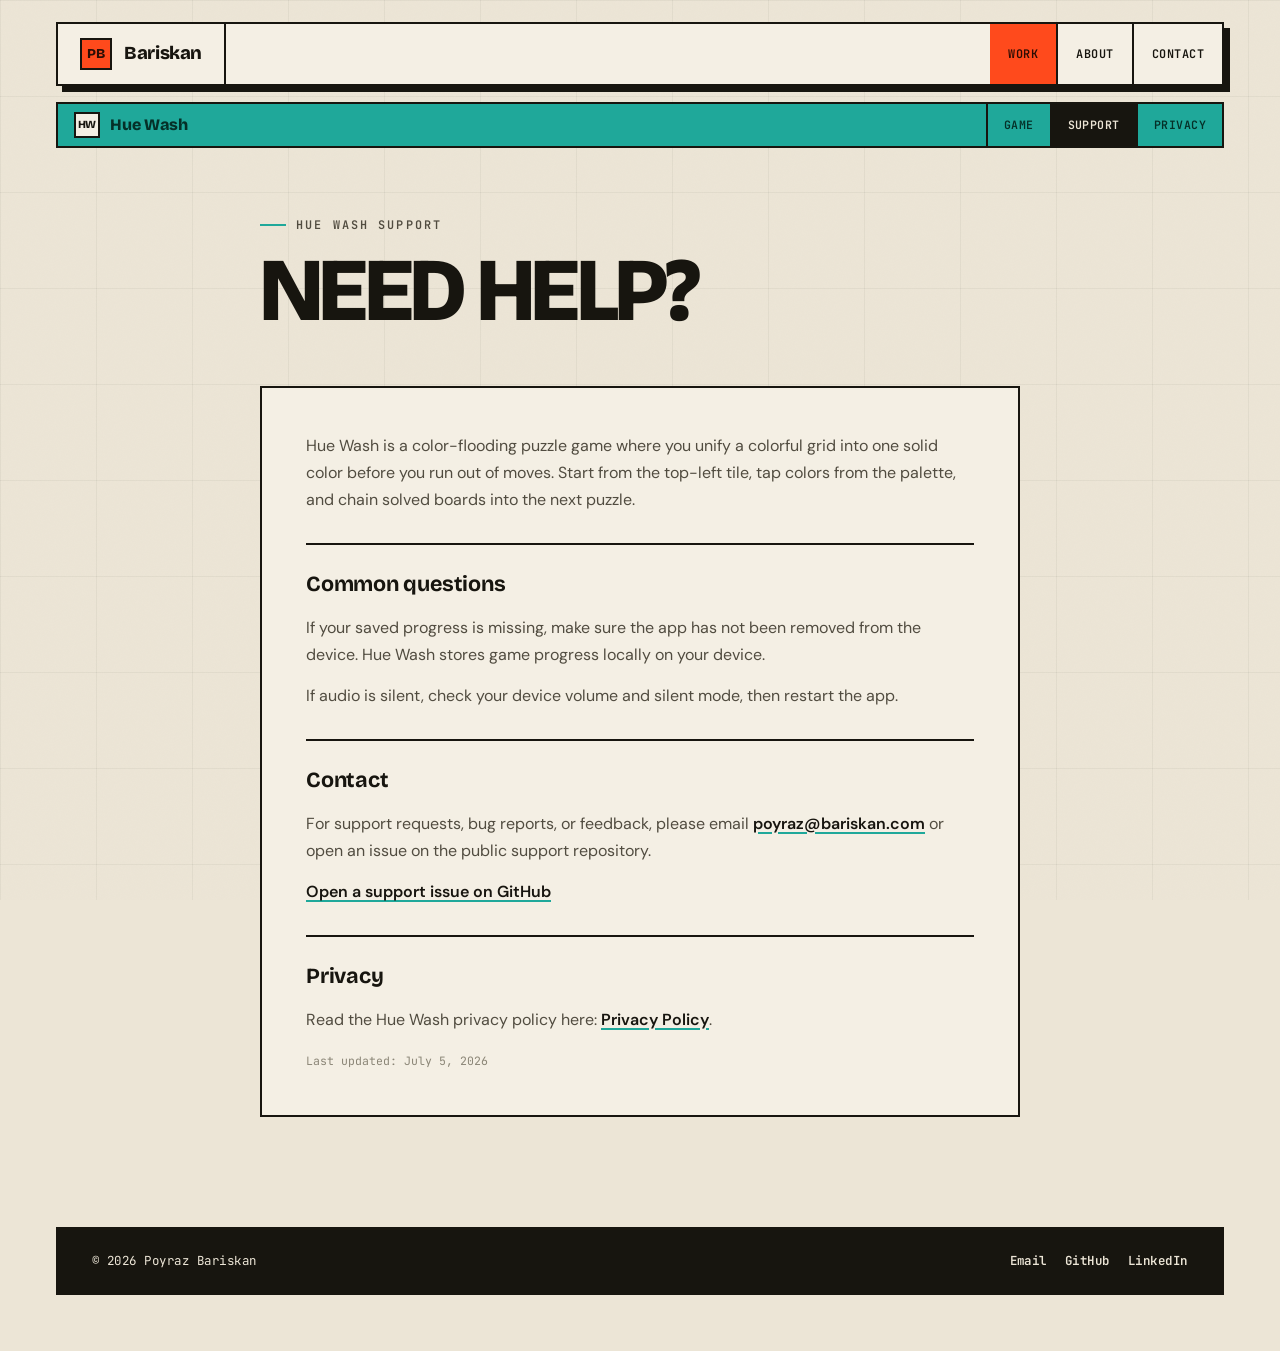
<file: HueWash/support.html>
<!doctype html>
<html lang="en">
  <head>
    <meta charset="utf-8">
    <meta name="viewport" content="width=device-width, initial-scale=1">
    <title>Hue Wash Support</title>
    <meta
      name="description"
      content="Support information for Hue Wash, a color-flooding puzzle game."
    >
    <link rel="preconnect" href="https://fonts.googleapis.com">
    <link rel="preconnect" href="https://fonts.gstatic.com" crossorigin>
    <link href="https://fonts.googleapis.com/css2?family=Bricolage+Grotesque:opsz,wght@12..96,600;12..96,700;12..96,800&family=DM+Sans:opsz,wght@9..40,400;9..40,500;9..40,600&family=JetBrains+Mono:wght@500;600;700&display=swap" rel="stylesheet">
    <link rel="stylesheet" href="../styles.css">
  </head>
  <body class="accent-huewash">
    <header class="site-header">
      <a class="brand" href="../" aria-label="Poyraz Bariskan home">
        <span class="brand-mark">PB</span>
        <span class="brand-name">Bariskan</span>
      </a>
      <nav class="site-nav" aria-label="Main navigation">
        <a href="../#work" aria-current="page">Work</a>
        <a href="../about.html">About</a>
        <a href="../contact.html">Contact</a>
      </nav>
      <span class="scroll-progress" aria-hidden="true"></span>
    </header>

    <nav class="sub-nav" aria-label="Hue Wash">
      <a class="sub-brand" href="./"><span class="brand-mark">HW</span><span>Hue Wash</span></a>
      <a href="./#game">Game</a>
      <a href="./support.html" aria-current="page">Support</a>
      <a href="./privacy.html">Privacy</a>
    </nav>

    <main>
      <div class="doc-simple">
        <div class="page-head">
          <p class="eyebrow page-eyebrow">Hue Wash Support</p>
          <h1 class="page-title">Need help?</h1>
        </div>
        <article class="prose" data-pop>
          <p>
            Hue Wash is a color-flooding puzzle game where you unify a colorful grid into one
            solid color before you run out of moves. Start from the top-left tile, tap colors
            from the palette, and chain solved boards into the next puzzle.
          </p>
          <h2>Common questions</h2>
          <p>
            If your saved progress is missing, make sure the app has not been removed from the
            device. Hue Wash stores game progress locally on your device.
          </p>
          <p>
            If audio is silent, check your device volume and silent mode, then restart the app.
          </p>
          <h2>Contact</h2>
          <p>
            For support requests, bug reports, or feedback, please email
            <a class="text-link" href="mailto:poyraz@bariskan.com">poyraz@bariskan.com</a>
            or open an issue on the public support repository.
          </p>
          <p>
            <a class="text-link" href="https://github.com/pBariskan/pBariskan.github.io/issues">
              Open a support issue on GitHub
            </a>
          </p>
          <h2>Privacy</h2>
          <p>
            Read the Hue Wash privacy policy here:
            <a class="text-link" href="./privacy.html">Privacy Policy</a>.
          </p>
          <p class="small">Last updated: July 5, 2026</p>
        </article>
      </div>
    </main>

    <footer class="site-footer">
      <span>© 2026 Poyraz Bariskan</span>
      <div class="foot-soc">
        <a href="mailto:poyraz@bariskan.com">Email</a>
        <a href="https://github.com/pBariskan" target="_blank" rel="noopener">GitHub</a>
        <a href="https://www.linkedin.com/in/poyrazb" target="_blank" rel="noopener">LinkedIn</a>
      </div>
    </footer>
    <script src="../site.js" defer></script>
  </body>
</html>
</file>
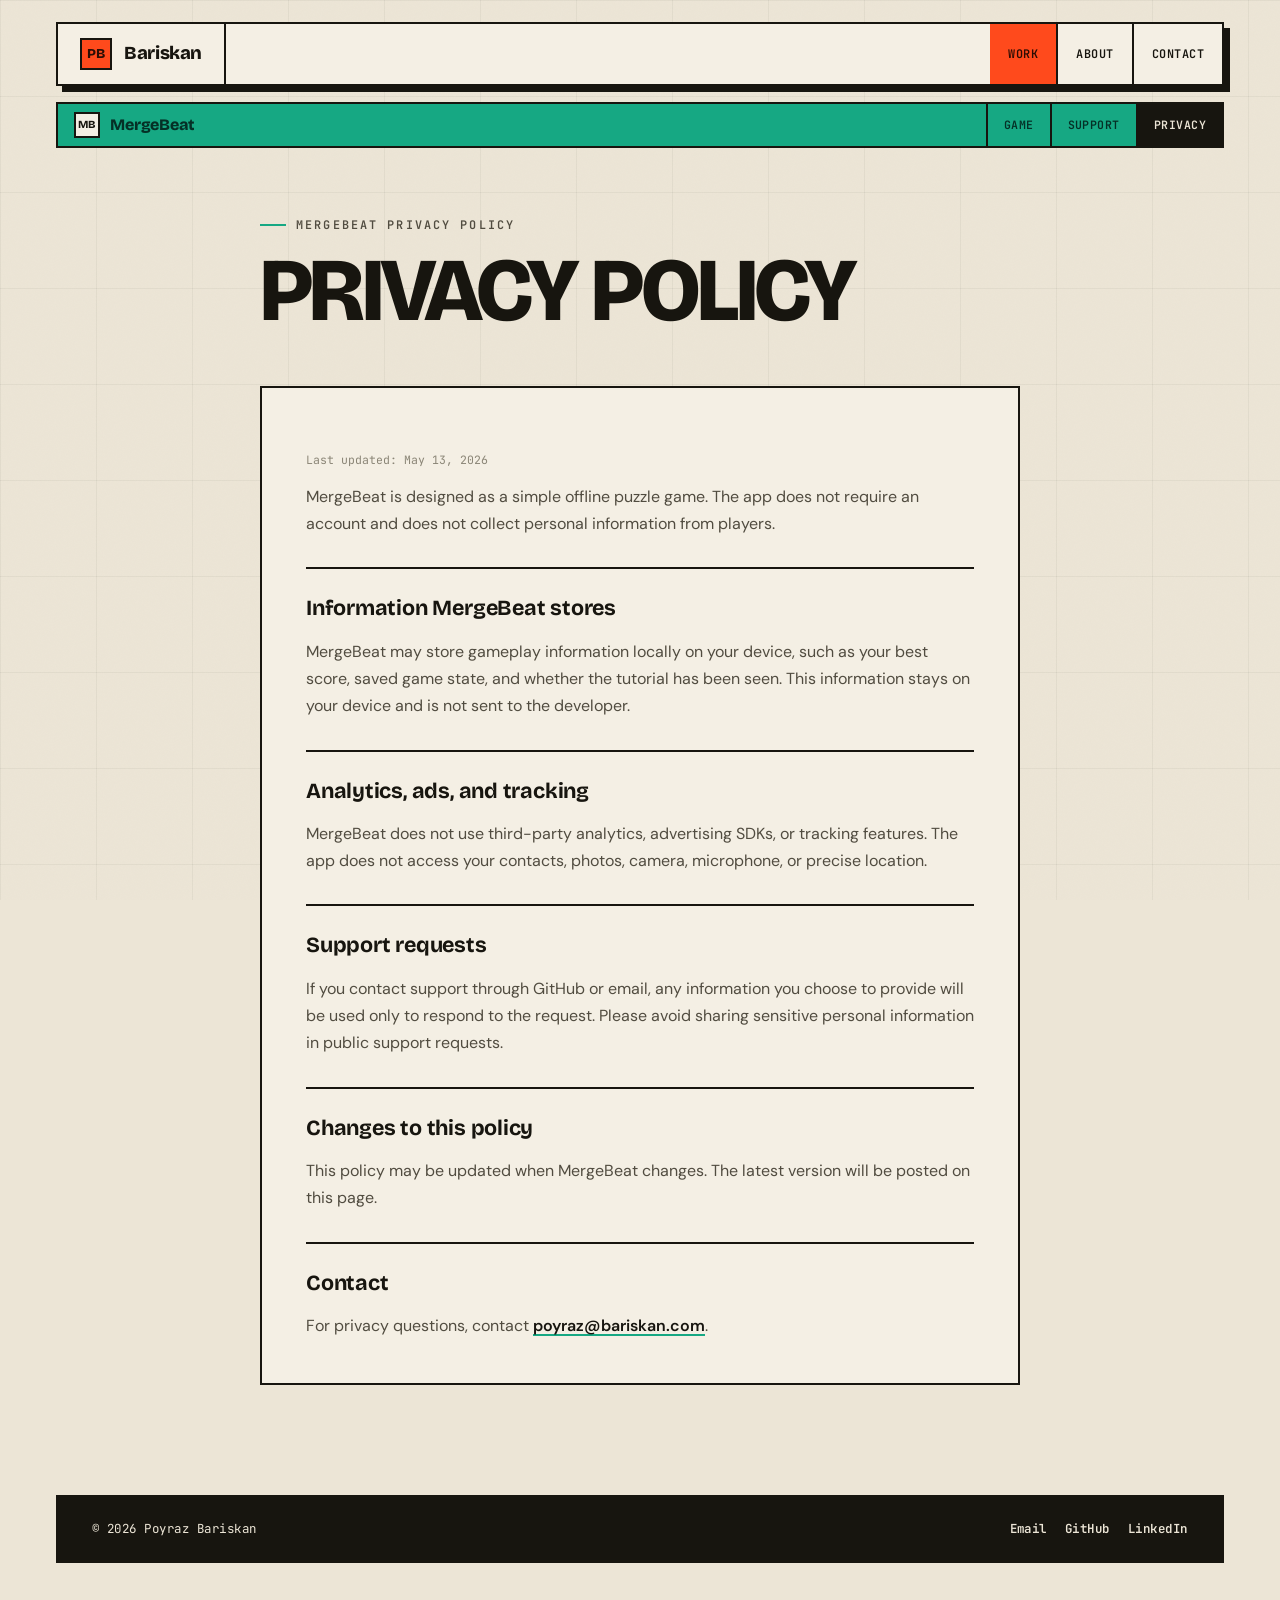
<file: MergeBeat/privacy.html>
<!doctype html>
<html lang="en">
  <head>
    <meta charset="utf-8">
    <meta name="viewport" content="width=device-width, initial-scale=1">
    <title>MergeBeat Privacy Policy</title>
    <meta name="description" content="Privacy policy for MergeBeat.">
    <link rel="preconnect" href="https://fonts.googleapis.com">
    <link rel="preconnect" href="https://fonts.gstatic.com" crossorigin>
    <link href="https://fonts.googleapis.com/css2?family=Bricolage+Grotesque:opsz,wght@12..96,600;12..96,700;12..96,800&family=DM+Sans:opsz,wght@9..40,400;9..40,500;9..40,600&family=JetBrains+Mono:wght@500;600;700&display=swap" rel="stylesheet">
    <link rel="stylesheet" href="../styles.css">
  </head>
  <body class="accent-merge">
    <header class="site-header">
      <a class="brand" href="../" aria-label="Poyraz Bariskan home">
        <span class="brand-mark">PB</span>
        <span class="brand-name">Bariskan</span>
      </a>
      <nav class="site-nav" aria-label="Main navigation">
        <a href="../#work" aria-current="page">Work</a>
        <a href="../about.html">About</a>
        <a href="../contact.html">Contact</a>
      </nav>
      <span class="scroll-progress" aria-hidden="true"></span>
    </header>

    <nav class="sub-nav" aria-label="MergeBeat">
      <a class="sub-brand" href="./"><span class="brand-mark">MB</span><span>MergeBeat</span></a>
      <a href="./#game">Game</a>
      <a href="./support.html">Support</a>
      <a href="./privacy.html" aria-current="page">Privacy</a>
    </nav>

    <main>
      <div class="doc-simple">
        <div class="page-head">
          <p class="eyebrow page-eyebrow">MergeBeat Privacy Policy</p>
          <h1 class="page-title">Privacy Policy</h1>
        </div>
        <article class="prose" data-pop>
          <p class="small">Last updated: May 13, 2026</p>

          <p>
            MergeBeat is designed as a simple offline puzzle game. The app does not require an
            account and does not collect personal information from players.
          </p>

          <h2>Information MergeBeat stores</h2>
          <p>
            MergeBeat may store gameplay information locally on your device, such as your best
            score, saved game state, and whether the tutorial has been seen. This information
            stays on your device and is not sent to the developer.
          </p>

          <h2>Analytics, ads, and tracking</h2>
          <p>
            MergeBeat does not use third-party analytics, advertising SDKs, or tracking features.
            The app does not access your contacts, photos, camera, microphone, or precise
            location.
          </p>

          <h2>Support requests</h2>
          <p>
            If you contact support through GitHub or email, any information you choose to provide
            will be used only to respond to the request. Please avoid sharing sensitive personal
            information in public support requests.
          </p>

          <h2>Changes to this policy</h2>
          <p>
            This policy may be updated when MergeBeat changes. The latest version will be posted
            on this page.
          </p>

          <h2>Contact</h2>
          <p>
            For privacy questions, contact
            <a class="text-link" href="mailto:poyraz@bariskan.com">poyraz@bariskan.com</a>.
          </p>
        </article>
      </div>
    </main>

    <footer class="site-footer">
      <span>© 2026 Poyraz Bariskan</span>
      <div class="foot-soc">
        <a href="mailto:poyraz@bariskan.com">Email</a>
        <a href="https://github.com/pBariskan" target="_blank" rel="noopener">GitHub</a>
        <a href="https://www.linkedin.com/in/poyrazb" target="_blank" rel="noopener">LinkedIn</a>
      </div>
    </footer>
    <script src="../site.js" defer></script>
  </body>
</html>
</file>
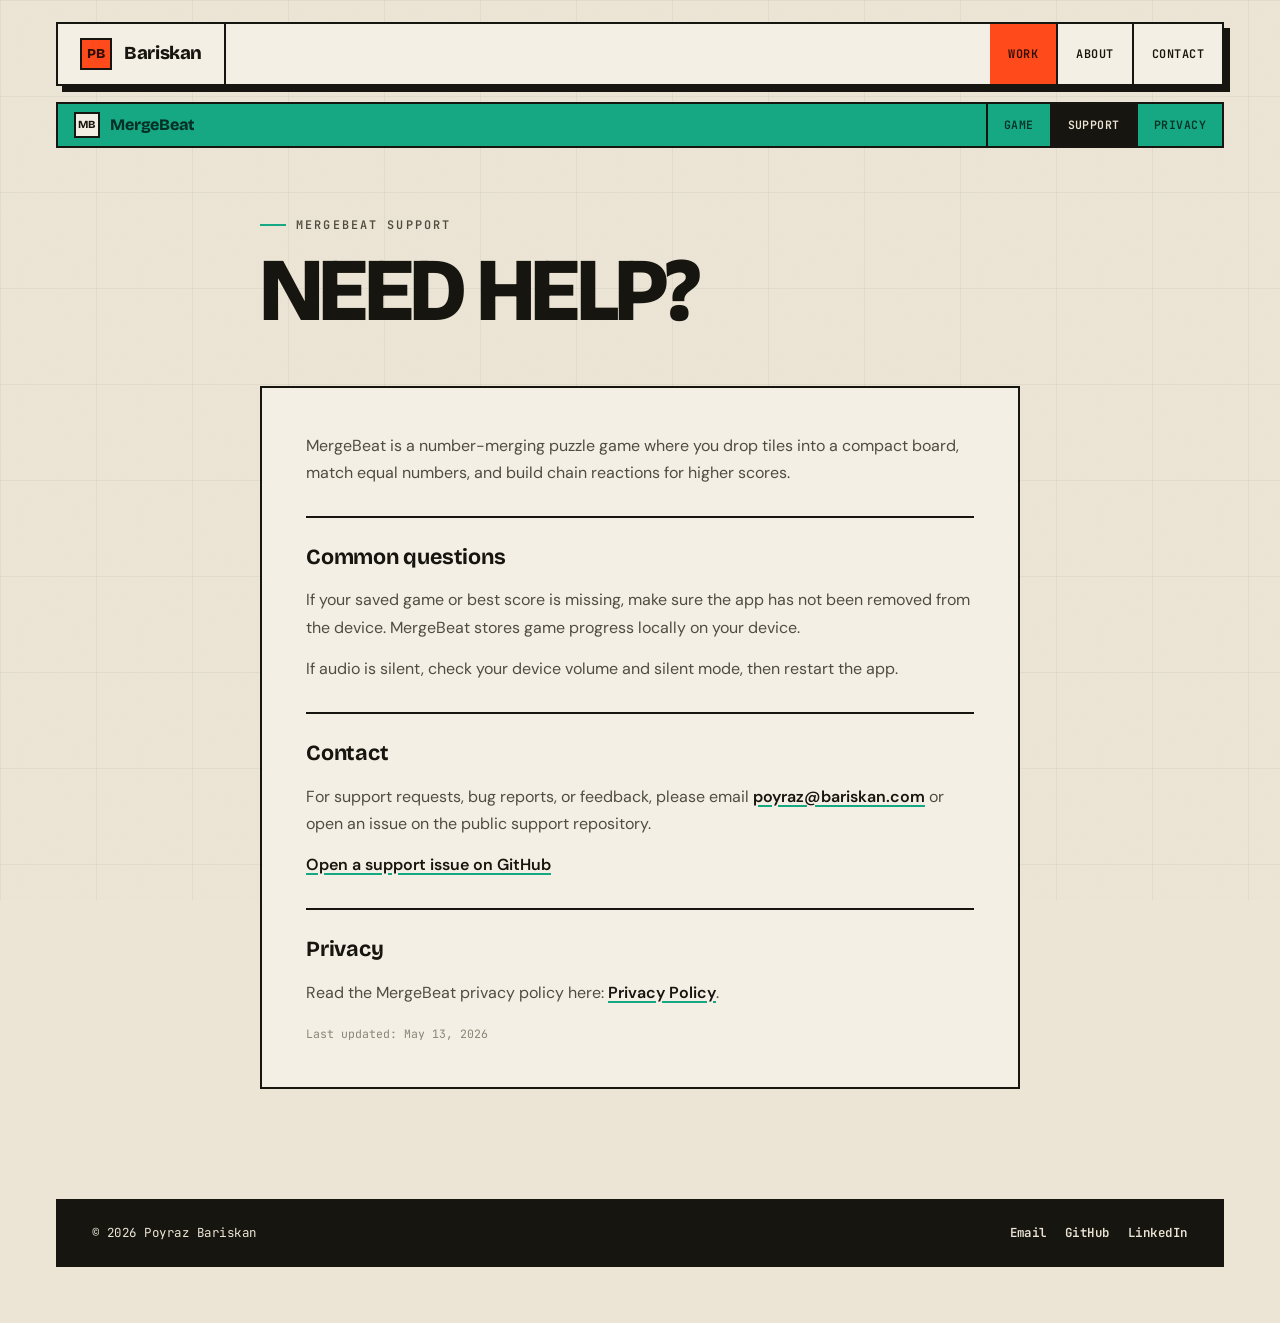
<file: MergeBeat/support.html>
<!doctype html>
<html lang="en">
  <head>
    <meta charset="utf-8">
    <meta name="viewport" content="width=device-width, initial-scale=1">
    <title>MergeBeat Support</title>
    <meta
      name="description"
      content="Support information for MergeBeat, a number-merging puzzle game."
    >
    <link rel="preconnect" href="https://fonts.googleapis.com">
    <link rel="preconnect" href="https://fonts.gstatic.com" crossorigin>
    <link href="https://fonts.googleapis.com/css2?family=Bricolage+Grotesque:opsz,wght@12..96,600;12..96,700;12..96,800&family=DM+Sans:opsz,wght@9..40,400;9..40,500;9..40,600&family=JetBrains+Mono:wght@500;600;700&display=swap" rel="stylesheet">
    <link rel="stylesheet" href="../styles.css">
  </head>
  <body class="accent-merge">
    <header class="site-header">
      <a class="brand" href="../" aria-label="Poyraz Bariskan home">
        <span class="brand-mark">PB</span>
        <span class="brand-name">Bariskan</span>
      </a>
      <nav class="site-nav" aria-label="Main navigation">
        <a href="../#work" aria-current="page">Work</a>
        <a href="../about.html">About</a>
        <a href="../contact.html">Contact</a>
      </nav>
      <span class="scroll-progress" aria-hidden="true"></span>
    </header>

    <nav class="sub-nav" aria-label="MergeBeat">
      <a class="sub-brand" href="./"><span class="brand-mark">MB</span><span>MergeBeat</span></a>
      <a href="./#game">Game</a>
      <a href="./support.html" aria-current="page">Support</a>
      <a href="./privacy.html">Privacy</a>
    </nav>

    <main>
      <div class="doc-simple">
        <div class="page-head">
          <p class="eyebrow page-eyebrow">MergeBeat Support</p>
          <h1 class="page-title">Need help?</h1>
        </div>
        <article class="prose" data-pop>
          <p>
            MergeBeat is a number-merging puzzle game where you drop tiles into a compact board,
            match equal numbers, and build chain reactions for higher scores.
          </p>
          <h2>Common questions</h2>
          <p>
            If your saved game or best score is missing, make sure the app has not been
            removed from the device. MergeBeat stores game progress locally on your device.
          </p>
          <p>
            If audio is silent, check your device volume and silent mode, then restart the app.
          </p>
          <h2>Contact</h2>
          <p>
            For support requests, bug reports, or feedback, please email
            <a class="text-link" href="mailto:poyraz@bariskan.com">poyraz@bariskan.com</a>
            or open an issue on the public support repository.
          </p>
          <p>
            <a class="text-link" href="https://github.com/pBariskan/pBariskan.github.io/issues">
              Open a support issue on GitHub
            </a>
          </p>
          <h2>Privacy</h2>
          <p>
            Read the MergeBeat privacy policy here:
            <a class="text-link" href="./privacy.html">Privacy Policy</a>.
          </p>
          <p class="small">Last updated: May 13, 2026</p>
        </article>
      </div>
    </main>

    <footer class="site-footer">
      <span>© 2026 Poyraz Bariskan</span>
      <div class="foot-soc">
        <a href="mailto:poyraz@bariskan.com">Email</a>
        <a href="https://github.com/pBariskan" target="_blank" rel="noopener">GitHub</a>
        <a href="https://www.linkedin.com/in/poyrazb" target="_blank" rel="noopener">LinkedIn</a>
      </div>
    </footer>
    <script src="../site.js" defer></script>
  </body>
</html>
</file>
<file: styles.css>
/* ============================================================
   Poyraz Bariskan — Design System
   "Bold Editorial Brutalism"
   Bone paper · near-black ink · hard offset shadows · per-theme accent
   ============================================================ */

/* ── Tokens ─────────────────────────────────────────────── */
:root {
  color-scheme: light;

  --paper:      #ece5d6;
  --paper-2:    #e4dccb;
  --surface:    #f4efe4;
  --ink:        #17150f;
  --ink-soft:   #514c40;
  --ink-faint:  #8a8576;
  --line:       #17150f;

  /* default accent — portfolio shell */
  --accent:     #ff4a1c;
  --accent-ink: #2c0d04;

  --display: 'Bricolage Grotesque', 'Arial Narrow', sans-serif;
  --body:    'DM Sans', ui-sans-serif, system-ui, sans-serif;
  --mono:    'JetBrains Mono', ui-monospace, 'SFMono-Regular', monospace;

  --maxw: 1200px;
  --gut:  clamp(20px, 5vw, 56px);
  --border: 2.5px solid var(--ink);
}

/* per-page / per-project accent scopes */
.accent-portfolio { --accent: #ff4a1c; --accent-ink: #2c0d04; }
.accent-cold      { --accent: #c8941f; --accent-ink: #3a2802; }
.accent-merge     { --accent: #16a883; --accent-ink: #053026; }
.accent-viesly    { --accent: #f5a400; --accent-ink: #3a2700; }
.accent-huewash   { --accent: #1fa89a; --accent-ink: #053028; }
.accent-brandai   { --accent: #7c3aed; --accent-ink: #ffffff; }
.accent-flychimp  { --accent: #ab3975; --accent-ink: #ffffff; }
.accent-raft      { --accent: #d4452b; --accent-ink: #ffffff; }

/* ── Reset ──────────────────────────────────────────────── */
*, *::before, *::after { box-sizing: border-box; margin: 0; }
html { scroll-behavior: smooth; -webkit-text-size-adjust: 100%; }

body {
  min-height: 100dvh;
  background-color: var(--paper);
  color: var(--ink);
  font-family: var(--body);
  font-size: 16px;
  line-height: 1.6;
  -webkit-font-smoothing: antialiased;
  position: relative;
  overflow-x: clip;
}

/* faint hairline grid + grain atmosphere */
body::before {
  content: "";
  position: fixed;
  inset: 0;
  pointer-events: none;
  z-index: 0;
  background-image:
    linear-gradient(to right, rgba(23,21,15,0.045) 1px, transparent 1px),
    linear-gradient(to bottom, rgba(23,21,15,0.045) 1px, transparent 1px);
  background-size: clamp(48px, 8vw, 96px) clamp(48px, 8vw, 96px);
}
body::after {
  content: "";
  position: fixed;
  inset: 0;
  pointer-events: none;
  z-index: 0;
  opacity: 0.5;
  mix-blend-mode: multiply;
  background-image: url("data:image/svg+xml,%3Csvg xmlns='http://www.w3.org/2000/svg' width='120' height='120'%3E%3Cfilter id='n'%3E%3CfeTurbulence type='fractalNoise' baseFrequency='0.85' numOctaves='2' stitchTiles='stitch'/%3E%3C/filter%3E%3Crect width='100%25' height='100%25' filter='url(%23n)' opacity='0.045'/%3E%3C/svg%3E");
}

main, .site-header, .site-footer { position: relative; z-index: 1; }

img { display: block; max-width: 100%; }
a   { color: inherit; }
::selection { background: var(--accent); color: var(--accent-ink); }

.shell { width: min(var(--maxw), 100% - var(--gut) * 2); margin-inline: auto; }

/* ── Header ─────────────────────────────────────────────── */
/* One header on every page: same links, same colours (it ignores the page accent), pinned while scrolling.
   Its top margin equals its sticky offset, so it never moves — not on scroll, not between pages. */
.site-header {
  --accent:     #ff4a1c;
  --accent-ink: #2c0d04;
  --hdr-gap: clamp(12px, 2vw, 22px);
  position: sticky;
  top: var(--hdr-gap);
  z-index: 50;
  display: flex;
  align-items: stretch;
  justify-content: space-between;
  gap: 16px;
  width: min(var(--maxw), 100% - var(--gut) * 2);
  margin: var(--hdr-gap) auto 0;
  border: var(--border);
  background: var(--surface);
  box-shadow: 6px 6px 0 var(--ink);
  view-transition-name: site-header;
}

/* reading progress, drawn over the header's bottom border (site.js scales it) */
.scroll-progress {
  position: absolute;
  left: -2.5px;
  right: -2.5px;
  bottom: -2.5px;
  height: 4px;
  background: var(--accent);
  transform: scaleX(0);
  transform-origin: left;
  pointer-events: none;
}

.brand {
  display: flex;
  align-items: center;
  gap: 12px;
  padding: 14px 22px;
  font-family: var(--display);
  font-weight: 800;
  font-size: 1.15rem;
  letter-spacing: -0.02em;
  text-decoration: none;
  border-right: var(--border);
  white-space: nowrap;
}
.brand img { width: 30px; height: 30px; border: 2px solid var(--ink); }
.brand .brand-mark {
  display: inline-grid;
  place-items: center;
  width: 32px; height: 32px;
  background: var(--accent);
  color: var(--accent-ink);
  font-size: 0.85rem;
  font-weight: 800;
  border: 2px solid var(--ink);
}

.site-nav { display: flex; align-items: stretch; flex-wrap: wrap; }
.site-nav a {
  display: inline-flex;
  align-items: center;
  padding: 0 18px;
  font-family: var(--mono);
  font-size: 0.74rem;
  font-weight: 600;
  letter-spacing: 0.04em;
  text-transform: uppercase;
  text-decoration: none;
  color: var(--ink);
  border-left: 2px solid var(--ink);
  transition: background 0.18s, color 0.18s;
}
.site-nav a:first-child { border-left: none; }
.site-nav a:hover,
.site-nav a:focus-visible { background: var(--ink); color: var(--paper); outline: none; }
.site-nav a[aria-current="page"] { background: var(--accent); color: var(--accent-ink); }

/* ── Project sub-nav (game pages) ───────────────────────── */
.sub-nav {
  position: relative;
  z-index: 1;
  display: flex;
  flex-wrap: wrap;
  align-items: stretch;
  width: min(var(--maxw), 100% - var(--gut) * 2);
  margin: 16px auto 0;
  border: 2px solid var(--ink);
  background: var(--accent);
  color: var(--accent-ink);
}
.sub-nav a {
  display: inline-flex;
  align-items: center;
  gap: 10px;
  padding: 8px 16px;
  font-family: var(--mono);
  font-size: 0.72rem;
  font-weight: 600;
  letter-spacing: 0.04em;
  text-transform: uppercase;
  text-decoration: none;
  border-left: 2px solid var(--ink);
  transition: background 0.18s, color 0.18s;
}
.sub-nav .sub-brand {
  margin-right: auto;
  border-left: none;
  font-family: var(--display);
  font-size: 1rem;
  font-weight: 800;
  letter-spacing: -0.01em;
  text-transform: none;
}
.sub-nav .sub-brand img,
.sub-nav .brand-mark { width: 26px; height: 26px; border: 2px solid var(--ink); }
.sub-nav .brand-mark {
  display: inline-grid;
  place-items: center;
  background: var(--surface);
  color: var(--ink);
  font-size: 0.68rem;
}
.sub-nav a:hover,
.sub-nav a:focus-visible,
.sub-nav a[aria-current="page"] { background: var(--ink); color: var(--paper); outline: none; }

@media (max-width: 620px) {
  .sub-nav .sub-brand { flex-basis: 100%; border-bottom: 2px solid var(--ink); }
  .sub-nav a:not(.sub-brand) { flex: 1; justify-content: center; padding: 9px 6px; }
  .sub-nav .sub-brand + a { border-left: none; }
}

/* ── Hero ───────────────────────────────────────────────── */
/* First screen: name + live counter, filling exactly one viewport (--hdr = header bottom, set inline).
   --intro-extra (also set inline) makes room for the tags, intro line and marquee when they fit whole. */
.intro {
  width: min(var(--maxw), 100% - var(--gut) * 2);
  min-height: calc(100svh - var(--hdr, 110px) - var(--intro-extra, 0px));
  margin: 0 auto;
  padding-block: clamp(12px, 3vh, 40px);
  display: flex;
  flex-direction: column;
  justify-content: center;
}

/* the tags below provide the gap once they share the first screen */
.intro.has-extra { padding-bottom: 0; }

.hero {
  width: min(var(--maxw), 100% - var(--gut) * 2);
  margin: clamp(20px, 3.5vh, 44px) auto clamp(28px, 5vw, 56px);
}

.eyebrow {
  display: inline-flex;
  align-items: center;
  gap: 10px;
  font-family: var(--mono);
  font-size: 0.74rem;
  font-weight: 600;
  letter-spacing: 0.18em;
  text-transform: uppercase;
  color: var(--ink-soft);
}
.eyebrow::before {
  content: "";
  width: 26px; height: 2px;
  background: var(--accent);
}

.hero-eyebrow { margin-bottom: clamp(10px, 2.2vh, 20px); animation: rise 0.7s 0.1s cubic-bezier(0.16,1,0.3,1) both; }

.hero-title {
  font-family: var(--display);
  font-weight: 800;
  font-size: clamp(2.2rem, min(7.2vw, 9.5vh), 5.6rem);
  line-height: 0.9;
  letter-spacing: -0.035em;
  text-transform: uppercase;
}
.hero-title .line { display: inline-block; animation: rise 0.8s cubic-bezier(0.16,1,0.3,1) both; }
.hero-title .line:nth-child(1) { animation-delay: 0.16s; }
.hero-title .line:nth-child(2) { animation-delay: 0.24s; }
.hero-title .outline {
  color: transparent;
  -webkit-text-stroke: 2px var(--ink);
  text-stroke: 2px var(--ink);
}
.hero-title .accent { color: var(--accent); }

.hero-meta {
  display: flex;
  flex-wrap: wrap;
  gap: 10px 14px;
  animation: rise 0.8s 0.34s cubic-bezier(0.16,1,0.3,1) both;
}
.hero-meta .tag {
  font-family: var(--mono);
  font-size: 0.72rem;
  font-weight: 600;
  letter-spacing: 0.06em;
  text-transform: uppercase;
  padding: 7px 14px;
  border: 2px solid var(--ink);
  background: var(--surface);
}
.hero-meta .tag.solid { background: var(--ink); color: var(--paper); }

.hero-lede {
  max-width: 44ch;
  margin-top: clamp(22px, 3.5vw, 34px);
  font-size: clamp(1.05rem, 2.2vw, 1.4rem);
  line-height: 1.5;
  color: var(--ink-soft);
  animation: rise 0.8s 0.42s cubic-bezier(0.16,1,0.3,1) both;
}
.hero-lede b { color: var(--ink); font-weight: 600; }

/* intro on the left, live GitHub total on the right */
.hero {
  display: grid;
  grid-template-columns: minmax(0, 1fr) auto;
  align-items: end;
  column-gap: clamp(24px, 4vw, 56px);
}
.hero > :not(.gh-card) { grid-column: 1; }
.gh-card {
  --rest-shadow: 6px 6px 0 var(--ink);
  grid-column: 2;
  grid-row: 1 / span 2;
  display: flex;
  flex-direction: column;
  gap: 6px;
  min-width: 250px;
  padding: 18px 22px;
  border: var(--border);
  background: var(--surface);
  box-shadow: var(--rest-shadow);
  color: var(--ink);
  text-decoration: none;
  transition: transform 0.2s, box-shadow 0.2s;
  animation: rise 0.8s 0.5s cubic-bezier(0.16,1,0.3,1) backwards;
}
.gh-card[hidden] { display: none; }
.gh-card:hover,
.gh-card:focus-visible { transform: translate(-3px, -3px); box-shadow: 9px 9px 0 var(--accent); outline: none; }
.gh-label {
  display: inline-flex;
  align-items: center;
  gap: 8px;
  font-family: var(--mono);
  font-size: 0.68rem;
  font-weight: 600;
  letter-spacing: 0.1em;
  text-transform: uppercase;
  color: var(--ink-soft);
}
.gh-number {
  font-family: var(--display);
  font-size: clamp(2.2rem, 4vw, 3.2rem);
  font-weight: 800;
  line-height: 0.95;
  letter-spacing: -0.03em;
  font-variant-numeric: tabular-nums;
}
.gh-card.is-loading .gh-number { opacity: 0.25; }
.gh-foot { font-family: var(--mono); font-size: 0.7rem; color: var(--ink-faint); }

@media (max-width: 860px) {
  .hero { grid-template-columns: minmax(0, 1fr); }
  .gh-card {
    grid-column: 1;
    grid-row: auto;
    display: grid;
    grid-template-columns: auto minmax(0, 1fr);
    align-items: center;
    gap: 2px 16px;
    min-width: 0;
    margin-top: 22px;
    padding: 14px 18px;
  }
  .gh-number { grid-row: 1 / span 2; font-size: 2.3rem; }
}

/* ── Marquee strip ──────────────────────────────────────── */
.marquee {
  border-block: var(--border);
  background: var(--accent);
  color: var(--accent-ink);
  overflow: hidden;
  white-space: nowrap;
  padding: 12px 0;
  margin-block: clamp(28px, 5vw, 56px);
  animation: rise 0.8s 0.5s cubic-bezier(0.16,1,0.3,1) both;
}
.marquee-track {
  display: inline-flex;
  gap: 0;
  will-change: transform;
  animation: scroll-x 26s linear infinite;
}
.marquee:hover .marquee-track { animation-play-state: paused; }
.marquee-track span {
  font-family: var(--display);
  font-weight: 800;
  font-size: 1.15rem;
  letter-spacing: -0.01em;
  text-transform: uppercase;
  padding-inline: 22px;
  display: inline-flex;
  align-items: center;
  gap: 22px;
}
.marquee-track span::after {
  content: "✦";
  font-size: 0.8rem;
}

@keyframes scroll-x {
  from { transform: translateX(0); }
  to   { transform: translateX(-50%); }
}

/* ── Live token counter ─────────────────────────────────── */
.burn {
  margin-top: clamp(16px, 4vh, 40px);
  padding: clamp(16px, 4vh, 36px) clamp(16px, 3.5vw, 36px);
  border: var(--border);
  background: var(--ink);
  color: var(--paper);
  box-shadow: 8px 8px 0 var(--accent);
  container-type: inline-size;
  animation: rise 0.8s 0.32s cubic-bezier(0.16,1,0.3,1) both;
}
.burn-head {
  display: flex;
  flex-wrap: wrap;
  align-items: center;
  justify-content: space-between;
  gap: 10px 18px;
}
.burn .eyebrow { color: var(--paper-2); }
.burn-status {
  display: inline-flex;
  align-items: center;
  gap: 8px;
  font-family: var(--mono);
  font-size: 0.72rem;
  font-weight: 700;
  letter-spacing: 0.12em;
  text-transform: uppercase;
  color: var(--ink-faint);
}
.burn-dot { width: 10px; height: 10px; border-radius: 50%; background: var(--ink-faint); }
.burn.is-live .burn-status { color: var(--accent); }
.burn.is-live .burn-dot { background: var(--accent); animation: pulse 1.6s ease-in-out infinite; }
.burn-number {
  margin-top: clamp(8px, 2vh, 20px);
  font-family: var(--display);
  font-weight: 800;
  font-size: clamp(2rem, min(10vw, 16vh), 9.5rem);
  /* 12cqi keeps a 15-character total ("100,000,000,000") on one line inside the panel */
  font-size: clamp(1.6rem, min(10vw, 16vh, 12cqi), 9.5rem);
  line-height: 0.95;
  letter-spacing: 0;
  font-variant-numeric: tabular-nums;
  overflow-wrap: anywhere;
  color: var(--surface);
}
.burn.is-loading .burn-number { opacity: 0.2; }
.burn-grid {
  display: grid;
  grid-template-columns: repeat(4, minmax(0, 1fr)) minmax(0, 2.2fr);
  gap: 0 16px;
  margin-top: clamp(12px, 3vh, 30px);
  border-top: 2px solid color-mix(in srgb, var(--paper) 25%, transparent);
}
.burn-grid div { padding-top: clamp(8px, 1.8vh, 14px); }
.burn-grid dt {
  font-family: var(--mono);
  font-size: 0.66rem;
  font-weight: 600;
  letter-spacing: 0.14em;
  text-transform: uppercase;
  color: var(--ink-faint);
}
.burn-grid dd {
  margin-top: 4px;
  font-family: var(--mono);
  font-size: clamp(0.92rem, 2vw, 1.12rem);
  font-weight: 700;
  color: var(--paper);
}
.burn-grid dd span { white-space: nowrap; }
.burn-bottom {
  display: flex;
  flex-wrap: wrap;
  align-items: center;
  justify-content: space-between;
  gap: 10px 18px;
  margin-top: clamp(10px, 2.2vh, 18px);
}
.burn-foot {
  font-family: var(--mono);
  font-size: 0.7rem;
  letter-spacing: 0.08em;
  text-transform: uppercase;
  color: var(--ink-faint);
}
.burn-toggle {
  display: inline-flex;
  align-items: center;
  gap: 8px;
  padding: 5px 12px;
  font-family: var(--mono);
  font-size: 0.68rem;
  font-weight: 700;
  letter-spacing: 0.1em;
  text-transform: uppercase;
  color: var(--paper);
  background: transparent;
  border: 2px solid color-mix(in srgb, var(--paper) 45%, transparent);
  cursor: pointer;
  transition: background 0.16s, color 0.16s, border-color 0.16s;
}
.burn-toggle::after { content: "▾"; transition: transform 0.3s cubic-bezier(0.16,1,0.3,1); }
.burn-toggle[aria-expanded="true"]::after { transform: rotate(180deg); }
.burn-toggle:hover,
.burn-toggle:focus-visible { background: var(--accent); color: var(--accent-ink); border-color: var(--accent); outline: none; }

/* Daily heatmap: GitHub's contribution squares, in the counter's orange */
.burn-daily {
  display: grid;
  grid-template-columns: minmax(0, 1fr) auto;
  gap: 18px clamp(20px, 3vw, 40px);
  margin-top: clamp(14px, 2.4vh, 22px);
  padding-top: clamp(14px, 2.4vh, 22px);
  border-top: 2px solid color-mix(in srgb, var(--paper) 25%, transparent);
  font-family: var(--mono);
  font-size: 0.72rem;
  color: var(--ink-faint);
}
.burn-daily[hidden] { display: none; }
.heat { min-width: 0; }
.heat-scroll {
  max-width: calc(30px + var(--weeks, 26) * 24px);
  overflow-x: auto;
  padding-bottom: 4px;
}
.heat-months,
.heat-grid {
  display: grid;
  grid-template-columns: 30px repeat(var(--weeks, 26), minmax(10px, 1fr));
  gap: 3px;
}
.heat-months { margin-bottom: 6px; font-size: 0.64rem; white-space: nowrap; }
.heat-grid { grid-template-rows: repeat(7, auto); grid-auto-flow: column; }
.heat-day { align-self: center; font-size: 0.6rem; line-height: 1; }
.heat-cell { display: block; aspect-ratio: 1; background: color-mix(in srgb, var(--paper) 9%, transparent); }
.heat-cell.l1 { background: color-mix(in srgb, var(--accent) 30%, var(--ink)); }
.heat-cell.l2 { background: color-mix(in srgb, var(--accent) 55%, var(--ink)); }
.heat-cell.l3 { background: color-mix(in srgb, var(--accent) 78%, var(--ink)); }
.heat-cell.l4 { background: var(--accent); }
.heat-cell.is-blank { background: transparent; }
.heat-cell.is-today { box-shadow: inset 0 0 0 2px var(--paper); }
.heat-grid .heat-cell[data-day]:hover { outline: 2px solid var(--paper); outline-offset: 1px; }
.heat-foot {
  display: flex;
  flex-wrap: wrap;
  align-items: center;
  justify-content: space-between;
  gap: 8px 18px;
  margin-top: 12px;
}
.heat-readout { color: var(--paper); font-weight: 600; }
.heat-legend { display: flex; align-items: center; gap: 3px; }
.heat-legend .heat-cell { width: 11px; }
.heat-legend span { margin-inline: 4px; }
.heat-stats { display: grid; align-content: start; gap: 12px; min-width: 170px; }
.heat-stats dt { font-size: 0.64rem; font-weight: 600; letter-spacing: 0.14em; text-transform: uppercase; }
.heat-stats dd { margin-top: 3px; font-size: 0.95rem; font-weight: 700; color: var(--paper); }

@keyframes pulse {
  0%, 100% { box-shadow: 0 0 0 0 color-mix(in srgb, var(--accent) 60%, transparent); }
  50%      { box-shadow: 0 0 0 6px transparent; }
}

@media (max-width: 860px) {
  .burn-grid { grid-template-columns: repeat(2, minmax(0, 1fr)); }
  .burn-sources { grid-column: 1 / -1; }
  .burn-daily { grid-template-columns: minmax(0, 1fr); }
  .heat-stats { grid-template-columns: repeat(2, minmax(0, 1fr)); }
}

/* Phones: keep name + counter inside the first screen under the tall stacked header. */
@media (max-width: 620px) {
  .intro .hero-eyebrow { display: none; }
  .burn .eyebrow { font-size: 0.68rem; letter-spacing: 0.08em; }
  .burn-grid { grid-template-columns: repeat(3, minmax(0, 1fr)); gap: 0 12px; }
  .burn-sources { grid-column: span 2; }
  .burn-foot { letter-spacing: 0.04em; }
}

/* ── Section heading ────────────────────────────────────── */
.section-head {
  display: flex;
  align-items: flex-end;
  justify-content: space-between;
  gap: 16px;
  width: min(var(--maxw), 100% - var(--gut) * 2);
  margin: 0 auto clamp(24px, 4vw, 44px);
  padding-bottom: 16px;
  border-bottom: var(--border);
  scroll-margin-top: calc(var(--hdr, 110px) + 18px);
}
.section-head h2 {
  font-family: var(--display);
  font-weight: 800;
  font-size: clamp(1.8rem, 5vw, 3rem);
  line-height: 0.92;
  letter-spacing: -0.03em;
  text-transform: uppercase;
}
.section-head .count {
  font-family: var(--mono);
  font-size: 0.8rem;
  font-weight: 600;
  letter-spacing: 0.1em;
  color: var(--ink-soft);
  white-space: nowrap;
}

/* ── Work grid (projects) ───────────────────────────────── */
/* Compact on purpose: on desktop all seven projects fit in about one and a half screens. */
.work {
  width: min(var(--maxw), 100% - var(--gut) * 2);
  margin: 0 auto clamp(60px, 9vw, 120px);
  display: grid;
  grid-template-columns: repeat(6, minmax(0, 1fr));
  gap: clamp(18px, 2.4vw, 28px);
}

.work-card {
  --rest-shadow: 6px 6px 0 var(--ink);
  grid-column: span 2;
  display: flex;
  flex-direction: column;
  min-width: 0;
  border: var(--border);
  background: var(--surface);
  box-shadow: var(--rest-shadow);
  transition: transform 0.25s cubic-bezier(0.16,1,0.3,1), box-shadow 0.25s cubic-bezier(0.16,1,0.3,1);
}
.work-card:hover { transform: translate(-4px, -4px); box-shadow: 10px 10px 0 var(--accent); }
.work-feature {
  grid-column: span 4;
  display: grid;
  grid-template-columns: minmax(0, 1fr) minmax(0, 1fr);
}

/* two cards sharing a row */
.work-half { grid-column: span 3; }

/* a card left alone on the last row spans it, media beside the text like the feature card */
.work-wide {
  grid-column: 1 / -1;
  display: grid;
  grid-template-columns: minmax(0, 1fr) minmax(0, 1fr);
}
.work-wide .work-media { border-bottom: none; border-right: var(--border); }

.work-media {
  position: relative;
  display: block;
  overflow: hidden;
  aspect-ratio: 16 / 9;
  border-bottom: var(--border);
  background: var(--paper-2);
}
.work-kind {
  position: absolute;
  top: 0; left: 0;
  z-index: 2;
  font-family: var(--mono);
  font-size: 0.7rem;
  font-weight: 700;
  letter-spacing: 0.05em;
  padding: 6px 12px;
  background: var(--ink);
  color: var(--paper);
}

/* screenshots fill the frame; the extra scale leaves room for the parallax shift (site.js sets translate) */
.media-shot img {
  width: 100%; height: 100%;
  object-fit: cover;
  object-position: top left;
  scale: 1.12;
  transition: scale 0.6s cubic-bezier(0.16,1,0.3,1);
}
.work-card:hover .media-shot img { scale: 1.17; }

/* phone screenshots rise out of a panel in the project colour */
.media-phone { background: color-mix(in srgb, var(--accent) 26%, var(--paper-2)); }
.media-phone img {
  position: absolute;
  top: 17%;
  left: 50%;
  width: 34%;
  margin-left: -17%;
  border: 3px solid var(--ink);
  box-shadow: 6px 6px 0 var(--ink);
  rotate: -4deg;
  transition: rotate 0.4s cubic-bezier(0.16,1,0.3,1);
}
.accent-cold .media-phone img { rotate: 4deg; }
.work-card:hover .media-phone img { rotate: 0deg; }

.media-board { background: color-mix(in srgb, var(--accent) 18%, var(--paper-2)); }
.media-board img { width: 100%; height: 100%; object-fit: contain; padding: 18px 24px; }

/* Raft: the five logs, not the corner of the sea */
.media-raft { background: #1f5b60; }
.media-raft img { object-position: 50% 50%; }

/* Flychimp: keep the catapult and the flight in view, not the corner of the page */
.media-flychimp img { object-position: 50% 50%; }

/* Brand AI: the product's own line and modules, in its purple */
.media-brandai {
  aspect-ratio: auto;
  border-bottom: none;
  border-right: var(--border);
  display: flex;
  flex-direction: column;
  justify-content: flex-end;
  gap: 16px;
  padding: 64px clamp(22px, 3vw, 34px) clamp(22px, 3vw, 30px);
  background: var(--accent);
  color: var(--accent-ink);
  text-decoration: none;
}
.bai-logo {
  width: 56px; height: 56px;
  padding: 3px;
  border: 2.5px solid var(--ink);
  border-radius: 50%;
  background: #fff;
}
.bai-line {
  max-width: 13ch;
  font-family: var(--display);
  font-size: clamp(1.7rem, 2.9vw, 2.5rem);
  font-weight: 800;
  line-height: 0.95;
  letter-spacing: -0.03em;
}
.bai-modules { display: flex; flex-wrap: wrap; gap: 6px; }
.bai-modules span {
  padding: 4px 9px;
  font-family: var(--mono);
  font-size: 0.68rem;
  font-weight: 600;
  border: 2px solid var(--ink);
  background: #fff;
  color: var(--ink);
  transition: transform 0.3s cubic-bezier(0.16,1,0.3,1);
}
.work-card:hover .bai-modules span { transform: translateY(-4px); }
.work-card:hover .bai-modules span:nth-child(2) { transition-delay: 0.03s; }
.work-card:hover .bai-modules span:nth-child(3) { transition-delay: 0.06s; }
.work-card:hover .bai-modules span:nth-child(4) { transition-delay: 0.09s; }
.work-card:hover .bai-modules span:nth-child(5) { transition-delay: 0.12s; }
.work-card:hover .bai-modules span:nth-child(6) { transition-delay: 0.15s; }

.work-info {
  flex: 1;
  display: flex;
  flex-direction: column;
  padding: clamp(18px, 2vw, 26px);
}
.work-genre {
  font-family: var(--mono);
  font-size: 0.68rem;
  font-weight: 600;
  letter-spacing: 0.1em;
  text-transform: uppercase;
  color: var(--accent);
  margin-bottom: 8px;
}
.work-title {
  font-family: var(--display);
  font-weight: 800;
  font-size: clamp(1.6rem, 2.4vw, 2.1rem);
  line-height: 0.95;
  letter-spacing: -0.03em;
  text-transform: uppercase;
  margin-bottom: 10px;
}
.work-feature .work-title { font-size: clamp(2rem, 3.6vw, 3rem); }
.work-title a { text-decoration: none; }
.work-title a:hover { text-decoration: underline; text-decoration-color: var(--accent); text-decoration-thickness: 3px; }
.work-desc {
  flex: 1;
  color: var(--ink-soft);
  font-size: 0.94rem;
  line-height: 1.55;
}
.work-actions {
  display: flex;
  flex-wrap: wrap;
  gap: 10px;
  margin-top: 18px;
}
.work-actions .btn { min-height: 42px; padding: 0 16px; font-size: 0.72rem; }

/* ── Buttons ────────────────────────────────────────────── */
.btn {
  display: inline-flex;
  align-items: center;
  justify-content: center;
  gap: 8px;
  min-height: 48px;
  padding: 0 22px;
  font-family: var(--mono);
  font-size: 0.78rem;
  font-weight: 700;
  letter-spacing: 0.06em;
  text-transform: uppercase;
  text-decoration: none;
  border: 2.5px solid var(--ink);
  background: var(--surface);
  color: var(--ink);
  cursor: pointer;
  transition: transform 0.16s, box-shadow 0.16s, background 0.16s, color 0.16s;
}
.btn:hover { transform: translate(-3px, -3px); box-shadow: 5px 5px 0 var(--ink); }
.btn:active { transform: translate(0, 0); box-shadow: 0 0 0 var(--ink); }

.btn-solid { background: var(--accent); color: var(--accent-ink); }
.btn-ink   { background: var(--ink); color: var(--paper); }
.btn-ink:hover { box-shadow: 5px 5px 0 var(--accent); }

.btn-soon-wrap { position: relative; display: inline-flex; }
.btn-soon-tip {
  position: absolute;
  bottom: calc(100% + 10px);
  left: 50%;
  transform: translateX(-50%) translateY(6px);
  white-space: nowrap;
  background: var(--ink);
  color: var(--paper);
  font-family: var(--mono);
  font-size: 0.66rem;
  font-weight: 700;
  letter-spacing: 0.12em;
  text-transform: uppercase;
  padding: 6px 13px;
  pointer-events: none;
  opacity: 0;
  transition: opacity 0.2s, transform 0.2s;
}
.btn-soon-wrap.tip-show .btn-soon-tip { opacity: 1; transform: translateX(-50%) translateY(0); }

/* ── Footer ─────────────────────────────────────────────── */
.site-footer {
  width: min(var(--maxw), 100% - var(--gut) * 2);
  margin: 0 auto clamp(30px, 5vw, 56px);
  border: var(--border);
  background: var(--ink);
  color: var(--paper);
  display: flex;
  flex-wrap: wrap;
  align-items: center;
  justify-content: space-between;
  gap: 12px;
  padding: 22px clamp(20px, 3vw, 34px);
  font-family: var(--mono);
  font-size: 0.78rem;
  letter-spacing: 0.04em;
}
.site-footer a { text-decoration: none; font-weight: 600; }
.site-footer a:hover { color: var(--accent); }
.site-footer .foot-soc { display: flex; gap: 18px; flex-wrap: wrap; }

/* ── Animations ─────────────────────────────────────────── */
@keyframes rise { from { opacity: 0; transform: translateY(26px); } to { opacity: 1; transform: translateY(0); } }

@media (prefers-reduced-motion: reduce) {
  * { animation: none !important; transition: none !important; }
  .marquee-track { animation: none !important; }
}

/* ── Responsive ─────────────────────────────────────────── */
@media (max-width: 980px) {
  .work { grid-template-columns: repeat(2, minmax(0, 1fr)); }
  .work-card, .work-half { grid-column: span 1; }
  .work-feature { grid-column: 1 / -1; }
  .work-wide { grid-column: 1 / -1; }
}

@media (max-width: 620px) {
  .site-header { box-shadow: 4px 4px 0 var(--ink); }
  .brand { padding: 10px 14px; gap: 10px; }
  .site-nav { flex: 1; }
  .site-nav a { flex: 1; justify-content: center; padding: 0 8px; }

  /* projects become short rows: thumbnail on the left, text on the right */
  .work { grid-template-columns: minmax(0, 1fr); gap: 16px; }
  .work-card, .work-feature { grid-column: auto; display: grid; grid-template-columns: 104px minmax(0, 1fr); }
  .work-card:hover { transform: translate(-3px,-3px); box-shadow: 7px 7px 0 var(--accent); }
  .work-media { aspect-ratio: auto; border-bottom: none; border-right: var(--border); }
  .work-kind { display: none; }
  .media-phone img { top: 14px; width: 66%; margin-left: -33%; box-shadow: 4px 4px 0 var(--ink); }
  .media-board img { padding: 0; object-fit: cover; }
  .media-shot img { object-position: 88% 50%; }
  .work-wide .work-media { border-bottom: none; }
  .media-flychimp img { object-position: 50% 50%; }
  .media-raft img { object-position: 12% 50%; }
  .work-info { padding: 14px 14px 16px; }
  .work-title, .work-feature .work-title { font-size: 1.5rem; margin-bottom: 8px; }
  .work-desc { font-size: 0.88rem; line-height: 1.5; }
  .work-actions { gap: 8px; margin-top: 14px; }
  .work-actions .btn { min-height: 40px; padding: 0 11px; font-size: 0.66rem; }

  /* Brand AI keeps a banner on top so its longer text gets the full width */
  .work-feature { grid-template-columns: minmax(0, 1fr); }
  .media-brandai { border-right: none; border-bottom: var(--border); padding: 16px; flex-direction: row; align-items: center; }
  .bai-logo { width: 44px; height: 44px; flex-shrink: 0; }
  .bai-line { font-size: 1.35rem; max-width: none; }
  .bai-modules { display: none; }
}

@media (max-width: 440px) {
  .brand-name { display: none; }
}

@media (max-width: 420px) {
  .hero-meta .tag { font-size: 0.66rem; padding: 6px 10px; }
}

/* ============================================================
   Inner pages — shared scaffolding
   ============================================================ */
.page {
  width: min(900px, 100% - var(--gut) * 2);
  margin-inline: auto;
  padding: clamp(40px, 7vw, 84px) 0 clamp(60px, 9vw, 110px);
}

.page-head { margin-bottom: clamp(34px, 5vw, 56px); }
.page-eyebrow { margin-bottom: 18px; animation: rise 0.6s cubic-bezier(0.16,1,0.3,1) both; }
.page-title {
  font-family: var(--display);
  font-weight: 800;
  font-size: clamp(2.6rem, 9vw, 5.6rem);
  line-height: 0.86;
  letter-spacing: -0.04em;
  text-transform: uppercase;
  animation: rise 0.7s 0.06s cubic-bezier(0.16,1,0.3,1) both;
}
.page-title .accent { color: var(--accent); }
.page-title .outline { color: transparent; -webkit-text-stroke: 2px var(--ink); }
.page-lede {
  max-width: 56ch;
  margin-top: clamp(18px, 3vw, 26px);
  font-size: clamp(1.02rem, 2vw, 1.25rem);
  line-height: 1.55;
  color: var(--ink-soft);
  animation: rise 0.7s 0.12s cubic-bezier(0.16,1,0.3,1) both;
}

.rule {
  border: none;
  border-top: var(--border);
  margin: clamp(34px, 5vw, 52px) 0;
}

.block-label {
  font-family: var(--mono);
  font-size: 0.74rem;
  font-weight: 600;
  line-height: 1.6;
  letter-spacing: 0.16em;
  text-transform: uppercase;
  color: var(--ink-soft);
  margin-bottom: 18px;
}

/* ── About: bio row ─────────────────────────────────────── */
.bio-row {
  display: flex;
  align-items: stretch;
  gap: clamp(22px, 3vw, 34px);
  animation: rise 0.7s 0.18s cubic-bezier(0.16,1,0.3,1) both;
}
.portrait {
  flex-shrink: 0;
  width: clamp(150px, 24vw, 230px);
  border: var(--border);
  background: var(--surface);
  box-shadow: 8px 8px 0 var(--accent);
  overflow: hidden;
}
.portrait img { width: 100%; height: 100%; object-fit: cover; aspect-ratio: 1 / 1.08; }
.bio {
  font-size: clamp(1rem, 1.7vw, 1.18rem);
  line-height: 1.7;
  color: var(--ink-soft);
  align-self: center;
}
.bio b, .bio strong { color: var(--ink); font-weight: 600; }

@media (max-width: 620px) {
  .bio-row { flex-direction: column; }
  .portrait { width: clamp(140px, 42vw, 180px); box-shadow: 6px 6px 0 var(--accent); }
}

/* ── About: skills chips ────────────────────────────────── */
.skill-row { margin-bottom: 22px; }
.skill-row:last-child { margin-bottom: 0; }
.skill-cat {
  font-family: var(--mono);
  font-size: 0.7rem;
  font-weight: 600;
  letter-spacing: 0.1em;
  text-transform: uppercase;
  color: var(--ink-faint);
  margin-bottom: 10px;
}
.chips { display: flex; flex-wrap: wrap; gap: 8px; }
.chip {
  font-family: var(--mono);
  font-size: 0.78rem;
  font-weight: 600;
  padding: 7px 13px;
  border: 2px solid var(--ink);
  background: var(--surface);
  transition: background 0.16s, color 0.16s, transform 0.16s;
}
.chip:hover { background: var(--accent); color: var(--accent-ink); transform: translateY(-2px); }

/* ── About: numbers ─────────────────────────────────────── */
.stats {
  --rest-shadow: 8px 8px 0 var(--accent);
  display: grid;
  grid-template-columns: repeat(3, minmax(0, 1fr));
  margin: clamp(34px, 5vw, 52px) 0;
  border: var(--border);
  background: var(--ink);
  color: var(--paper);
  box-shadow: var(--rest-shadow);
}
.stats > div {
  display: flex;
  flex-direction: column-reverse;
  justify-content: flex-end;
  gap: 8px;
  padding: clamp(18px, 3vw, 28px);
  border-left: 2px solid color-mix(in srgb, var(--paper) 22%, transparent);
}
.stats > div:first-child { border-left: none; }
.stats dd {
  font-family: var(--display);
  font-size: clamp(2.4rem, 6vw, 3.8rem);
  font-weight: 800;
  line-height: 0.9;
  letter-spacing: -0.03em;
  font-variant-numeric: tabular-nums;
  color: var(--surface);
}
.stats dt {
  font-family: var(--mono);
  font-size: 0.68rem;
  font-weight: 600;
  letter-spacing: 0.08em;
  text-transform: uppercase;
  color: var(--ink-faint);
}

/* ── About: current roles ───────────────────────────────── */
.about-block { margin-bottom: clamp(34px, 5vw, 52px); }
.roles { display: flex; flex-direction: column; gap: clamp(14px, 2vw, 18px); }
.role {
  --rest-shadow: 6px 6px 0 var(--ink);
  display: grid;
  grid-template-columns: minmax(170px, 0.75fr) minmax(0, 1.6fr);
  align-content: start;
  gap: 0 clamp(18px, 3vw, 32px);
  padding: clamp(18px, 2.6vw, 26px);
  border: var(--border);
  border-left: 12px solid var(--accent);
  background: var(--surface);
  box-shadow: var(--rest-shadow);
}
.role > * { grid-column: 1; }
.role .role-desc { grid-column: 2; grid-row: 1 / span 3; align-self: center; }
.role-when {
  display: flex;
  align-items: center;
  gap: 8px;
  margin-bottom: 8px;
  font-family: var(--mono);
  font-size: 0.68rem;
  font-weight: 600;
  letter-spacing: 0.08em;
  text-transform: uppercase;
  color: var(--ink-faint);
}
.role-title {
  font-family: var(--display);
  font-size: 1.3rem;
  font-weight: 700;
  line-height: 1.1;
  letter-spacing: -0.01em;
}
.role-org { margin-top: 3px; font-size: 0.92rem; font-weight: 600; color: var(--ink-soft); }
.role-desc { font-size: 0.95rem; line-height: 1.6; color: var(--ink-soft); }
.role-gdg { --accent: #4285f4; --accent-ink: #ffffff; }
.gdg-mark { display: inline-flex; gap: 3px; }
.gdg-mark i { display: block; width: 9px; height: 9px; border: 1.5px solid var(--ink); }
.gdg-mark i:nth-child(1) { background: #4285f4; }
.gdg-mark i:nth-child(2) { background: #ea4335; }
.gdg-mark i:nth-child(3) { background: #fbbc04; }
.gdg-mark i:nth-child(4) { background: #34a853; }

/* ── About: history + skills ────────────────────────────── */
.about-split,
.skills-block {
  padding-top: clamp(28px, 4vw, 40px);
  border-top: var(--border);
}
.about-split {
  display: grid;
  grid-template-columns: minmax(0, 1fr) minmax(0, 1fr);
  gap: clamp(26px, 4vw, 48px);
  margin-bottom: clamp(34px, 5vw, 52px);
}

.tl-item {
  position: relative;
  padding-left: 26px;
}
.tl-item::before {
  content: "";
  position: absolute;
  left: 0; top: 7px;
  width: 11px; height: 11px;
  background: var(--accent);
  border: 2px solid var(--ink);
}
.tl-date {
  font-family: var(--mono);
  font-size: 0.7rem;
  font-weight: 600;
  letter-spacing: 0.08em;
  text-transform: uppercase;
  color: var(--ink-faint);
  margin-bottom: 5px;
}
.tl-role {
  font-family: var(--display);
  font-size: 1.2rem;
  font-weight: 700;
  letter-spacing: -0.01em;
  margin-bottom: 4px;
}
.tl-org { font-size: 0.9rem; color: var(--ink-soft); margin-bottom: 12px; }
.tl-bullets { list-style: none; padding: 0; display: flex; flex-direction: column; gap: 7px; }
.tl-bullets li {
  font-size: 0.92rem;
  color: var(--ink-soft);
  line-height: 1.6;
  padding-left: 18px;
  position: relative;
}
.tl-bullets li::before { content: "—"; position: absolute; left: 0; color: var(--accent); }

@media (max-width: 720px) {
  .about-split { grid-template-columns: minmax(0, 1fr); }
  .role { grid-template-columns: minmax(0, 1fr); }
  .role .role-desc { grid-column: 1; grid-row: auto; margin-top: 12px; }
}

@media (max-width: 520px) {
  .stats { grid-template-columns: minmax(0, 1fr); }
  .stats > div {
    flex-direction: row-reverse;
    justify-content: flex-end;
    align-items: center;
    gap: 16px;
    padding: 14px 18px;
    border-left: none;
    border-top: 2px solid color-mix(in srgb, var(--paper) 22%, transparent);
  }
  .stats > div:first-child { border-top: none; }
  .stats dd { min-width: 2.6em; font-size: 2.4rem; }
}

/* ── Contact: link rows ─────────────────────────────────── */
.link-list {
  --rest-shadow: 8px 8px 0 var(--accent);
  display: flex;
  flex-direction: column;
  border: var(--border);
  background: var(--surface);
  box-shadow: var(--rest-shadow);
  animation: rise 0.7s 0.18s cubic-bezier(0.16,1,0.3,1) both;
}
.link-row {
  display: flex;
  align-items: center;
  gap: 18px;
  padding: clamp(18px, 3vw, 26px) clamp(20px, 3vw, 30px);
  text-decoration: none;
  color: var(--ink);
  border-top: 2px solid var(--ink);
  transition: background 0.18s, color 0.18s, padding-left 0.18s;
}
.link-row:first-child { border-top: none; }
.link-row:hover { background: var(--ink); color: var(--paper); padding-left: clamp(28px, 4vw, 42px); }
.link-row:hover .l-arrow { color: var(--accent); transform: translate(4px,-4px); }
.l-icon {
  display: grid; place-items: center;
  width: 48px; height: 48px;
  flex-shrink: 0;
  border: 2px solid currentColor;
}
.link-row:hover .l-icon { color: var(--accent); }
.l-text { flex: 1; min-width: 0; }
.l-label {
  display: block;
  font-family: var(--mono);
  font-size: 0.68rem;
  font-weight: 600;
  letter-spacing: 0.12em;
  text-transform: uppercase;
  color: var(--ink-faint);
  margin-bottom: 3px;
}
.l-value { display: block; }
.link-row:hover .l-label { color: var(--paper); }
.l-value {
  font-family: var(--display);
  font-size: clamp(1.1rem, 2.4vw, 1.5rem);
  font-weight: 700;
  letter-spacing: -0.01em;
}
.l-arrow { flex-shrink: 0; font-size: 1.2rem; transition: transform 0.2s, color 0.2s; }

/* ── Document pages (support / privacy) ─────────────────── */
.doc { width: min(1000px, 100% - var(--gut) * 2); margin-inline: auto; padding: clamp(34px,5vw,60px) 0 clamp(60px,9vw,110px); }
.doc-head {
  display: grid;
  grid-template-columns: 1.2fr 0.8fr;
  border: var(--border);
  background: var(--surface);
  margin-bottom: clamp(22px, 3vw, 34px);
  animation: rise 0.7s cubic-bezier(0.16,1,0.3,1) both;
}
.doc-head .dh-copy { padding: clamp(26px, 4vw, 44px); }
.doc-head h1 {
  font-family: var(--display);
  font-weight: 800;
  font-size: clamp(2.2rem, 6vw, 3.6rem);
  line-height: 0.88;
  letter-spacing: -0.03em;
  text-transform: uppercase;
  margin: 14px 0 16px;
}
.doc-head .lede { font-size: 1.05rem; color: var(--ink-soft); line-height: 1.6; }
.doc-head .muted { font-family: var(--mono); font-size: 0.74rem; color: var(--ink-faint); margin-top: 14px; }
.doc-art { position: relative; border-left: var(--border); background: var(--paper-2); overflow: hidden; }
.doc-art img { position: absolute; inset: 0; width: 100%; height: 100%; object-fit: cover; }

.doc-grid { display: grid; grid-template-columns: 1.5fr 0.8fr; gap: clamp(18px, 3vw, 28px); align-items: start; }

.prose {
  border: var(--border);
  background: var(--surface);
  padding: clamp(26px, 4vw, 44px);
}
.prose h2 {
  font-family: var(--display);
  font-size: 1.35rem;
  font-weight: 700;
  letter-spacing: -0.01em;
  margin: 30px 0 12px;
  padding-top: 22px;
  border-top: 2px solid var(--ink);
}
.prose > h2:first-child, .prose > *:first-child { margin-top: 0; }
.prose h2:first-of-type { }
.prose p { color: var(--ink-soft); line-height: 1.7; margin-bottom: 14px; }
.prose p:last-child { margin-bottom: 0; }
.text-link {
  color: var(--ink);
  font-weight: 600;
  text-decoration: underline;
  text-decoration-color: var(--accent);
  text-underline-offset: 3px;
  text-decoration-thickness: 2px;
}
.text-link:hover { background: var(--accent); color: var(--accent-ink); }

.mail-panel {
  display: flex;
  flex-direction: column;
  gap: 4px;
  margin: 18px 0 4px;
  padding: 18px 22px;
  border: 2px solid var(--ink);
  background: var(--ink);
  color: var(--paper);
  text-decoration: none;
  transition: box-shadow 0.18s, transform 0.18s;
}
.mail-panel:hover { transform: translate(-3px,-3px); box-shadow: 6px 6px 0 var(--accent); }
.mail-panel span { font-family: var(--mono); font-size: 0.68rem; letter-spacing: 0.12em; text-transform: uppercase; opacity: 0.7; }
.mail-panel strong { font-family: var(--display); font-size: 1.15rem; font-weight: 700; }

.check-list, .status-list { list-style: none; display: flex; flex-direction: column; gap: 10px; margin: 6px 0 4px; }
.check-list li, .status-list li {
  position: relative;
  padding-left: 28px;
  color: var(--ink-soft);
  line-height: 1.55;
}
.check-list li::before, .status-list li::before {
  content: "✓";
  position: absolute; left: 0; top: 0;
  width: 18px; height: 18px;
  display: grid; place-items: center;
  background: var(--accent); color: var(--accent-ink);
  font-size: 0.72rem; font-weight: 800;
}

.doc-aside {
  border: var(--border);
  background: var(--ink);
  color: var(--paper);
  padding: clamp(22px, 3vw, 30px);
}
.doc-aside .block-label { color: var(--accent); }
.doc-aside .status-list li { color: var(--paper); }
.info-dl { display: flex; flex-direction: column; gap: 0; margin-bottom: 22px; }
.info-dl > div {
  display: flex;
  justify-content: space-between;
  gap: 14px;
  padding: 12px 0;
  border-top: 1px solid rgba(236,229,214,0.18);
}
.info-dl > div:first-child { border-top: none; }
.info-dl dt { font-family: var(--mono); font-size: 0.72rem; letter-spacing: 0.06em; text-transform: uppercase; opacity: 0.65; }
.info-dl dd { font-weight: 600; text-align: right; }
.btn-full { width: 100%; }
.doc-aside .btn { background: transparent; color: var(--paper); border-color: var(--paper); }
.doc-aside .btn:hover { background: var(--accent); color: var(--accent-ink); border-color: var(--accent); box-shadow: 5px 5px 0 rgba(236,229,214,0.25); }

.doc-simple { width: min(760px, 100% - var(--gut) * 2); margin-inline: auto; padding: clamp(34px,5vw,60px) 0 clamp(60px,9vw,110px); }
.doc-simple .prose { animation: rise 0.7s 0.06s cubic-bezier(0.16,1,0.3,1) both; }
.doc-simple .small { font-family: var(--mono); font-size: 0.72rem; color: var(--ink-faint); margin-top: 18px; }

@media (max-width: 760px) {
  .doc-head { grid-template-columns: 1fr; }
  .doc-art { border-left: none; border-top: var(--border); min-height: 180px; }
  .doc-grid { grid-template-columns: 1fr; }
}

/* ── Game landing pages ─────────────────────────────────── */
.g-hero {
  position: relative;
  width: min(var(--maxw), 100% - var(--gut) * 2);
  margin: clamp(24px,4vw,40px) auto clamp(28px,5vw,52px);
  border: var(--border);
  background: var(--ink);
  overflow: hidden;
  box-shadow: 10px 10px 0 var(--accent);
  animation: rise 0.7s cubic-bezier(0.16,1,0.3,1) both;
}
.g-hero-bg { position: absolute; inset: 0; width: 100%; height: 100%; object-fit: cover; opacity: 0.34; }
.g-hero-inner { position: relative; padding: clamp(40px, 8vw, 92px) clamp(26px, 5vw, 60px); color: var(--paper); }
.g-hero .eyebrow { color: var(--accent); }
.g-hero .eyebrow::before { background: var(--accent); }
.g-hero h1 {
  font-family: var(--display);
  font-weight: 800;
  font-size: clamp(3rem, 11vw, 8rem);
  line-height: 0.84;
  letter-spacing: -0.04em;
  text-transform: uppercase;
  margin: 18px 0 0;
}
.g-hero .lede { max-width: 48ch; margin-top: 22px; font-size: clamp(1.02rem, 2vw, 1.3rem); line-height: 1.55; color: rgba(236,229,214,0.82); }
.g-hero .former-name { font-family: var(--mono); font-size: 0.74rem; color: rgba(236,229,214,0.5); margin-top: 14px; }
.g-hero .actions { display: flex; flex-wrap: wrap; gap: 12px; margin-top: clamp(26px,4vw,36px); }
.g-hero .btn { background: transparent; color: var(--paper); border-color: var(--paper); }
.g-hero .btn:hover { box-shadow: 5px 5px 0 var(--accent); }
.g-hero .btn-solid { background: var(--accent); color: var(--accent-ink); border-color: var(--accent); }

.g-hero.split { display: grid; grid-template-columns: 1.1fr 0.9fr; box-shadow: 10px 10px 0 var(--accent); }
.g-hero.split .g-hero-inner { display: flex; flex-direction: column; justify-content: center; }
.g-hero.split .g-hero-art {
  border-left: var(--border);
  background: var(--paper-2);
  display: grid; place-items: center;
  padding: clamp(24px,4vw,44px);
}
.g-hero.split .g-hero-art img { max-width: 100%; max-height: 360px; }

.pillars {
  width: min(var(--maxw), 100% - var(--gut) * 2);
  margin: 0 auto clamp(40px,6vw,72px);
  display: grid;
  grid-template-columns: repeat(auto-fit, minmax(200px, 1fr));
  border: var(--border);
  background: var(--surface);
}
.pillars > div {
  padding: clamp(22px,3vw,30px);
  border-left: 2px solid var(--ink);
}
.pillars > div:first-child { border-left: none; }
.pillars strong { display: block; font-family: var(--display); font-size: 1.15rem; font-weight: 700; margin-bottom: 6px; }
.pillars span { font-size: 0.9rem; color: var(--ink-soft); }

.showcase {
  width: min(var(--maxw), 100% - var(--gut) * 2);
  margin: 0 auto clamp(40px,6vw,72px);
}
.showcase .section-copy { max-width: 640px; margin-bottom: clamp(26px,4vw,40px); }
.showcase h2 {
  font-family: var(--display);
  font-weight: 800;
  font-size: clamp(1.8rem, 5vw, 3rem);
  line-height: 0.92;
  letter-spacing: -0.03em;
  text-transform: uppercase;
  margin: 14px 0 14px;
}
.showcase .section-copy p { color: var(--ink-soft); line-height: 1.65; }
.shots { display: grid; grid-template-columns: repeat(auto-fit, minmax(200px, 1fr)); gap: clamp(14px,2vw,20px); align-items: start; }
.shot {
  border: var(--border);
  background: var(--paper-2);
  overflow: hidden;
  transition: transform 0.25s cubic-bezier(0.16,1,0.3,1), box-shadow 0.25s;
}
.shot:hover { transform: translate(-5px,-5px); box-shadow: 10px 10px 0 var(--accent); }
.shot img { width: 100%; display: block; }
.shot.tall { grid-row: auto; }

.feature-band {
  width: min(var(--maxw), 100% - var(--gut) * 2);
  margin: 0 auto clamp(40px,6vw,72px);
  display: grid;
  grid-template-columns: repeat(auto-fit, minmax(240px, 1fr));
  gap: clamp(16px,2.5vw,22px);
}
.feature-card {
  border: var(--border);
  background: var(--surface);
  padding: clamp(24px,3vw,34px);
  transition: transform 0.22s, box-shadow 0.22s;
}
.feature-card:hover { transform: translate(-5px,-5px); box-shadow: 10px 10px 0 var(--accent); }
.feature-mark {
  display: inline-grid; place-items: center;
  width: 46px; height: 46px;
  font-family: var(--mono);
  font-weight: 700;
  border: 2px solid var(--ink);
  background: var(--accent); color: var(--accent-ink);
  margin-bottom: 18px;
}
.feature-card h3 { font-family: var(--display); font-size: 1.3rem; font-weight: 700; letter-spacing: -0.01em; margin-bottom: 10px; }
.feature-card p { color: var(--ink-soft); line-height: 1.6; font-size: 0.95rem; }

.callout {
  width: min(var(--maxw), 100% - var(--gut) * 2);
  margin: 0 auto clamp(60px,9vw,110px);
  border: var(--border);
  background: var(--accent);
  color: var(--accent-ink);
  display: flex;
  flex-wrap: wrap;
  align-items: center;
  justify-content: space-between;
  gap: clamp(20px,3vw,34px);
  padding: clamp(30px,4vw,48px);
}
.callout h2 { font-family: var(--display); font-weight: 800; font-size: clamp(1.6rem,4vw,2.6rem); line-height: 0.95; letter-spacing: -0.03em; text-transform: uppercase; margin: 10px 0 12px; }
.callout .eyebrow { color: var(--accent-ink); }
.callout .eyebrow::before { background: var(--accent-ink); }
.callout p { max-width: 46ch; line-height: 1.55; }
.callout .actions { display: flex; flex-wrap: wrap; gap: 12px; flex-shrink: 0; }
.callout .btn { background: var(--ink); color: var(--paper); border-color: var(--ink); }
.callout .btn:hover { box-shadow: 5px 5px 0 var(--accent-ink); }
.callout .btn-ghost { background: transparent; color: var(--accent-ink); border-color: var(--accent-ink); }

@media (max-width: 860px) {
  .g-hero.split { grid-template-columns: 1fr; }
  .g-hero.split .g-hero-art { border-left: none; border-top: var(--border); }
  .shot.tall { grid-row: span 1; }
}

/* ── Redirect pages ─────────────────────────────────────── */
.redirect-shell { width: min(var(--maxw), 100% - var(--gut)*2); margin-inline: auto; min-height: 80vh; display: grid; place-items: center; }
.redirect-panel {
  width: min(620px, 100%);
  border: var(--border);
  background: var(--surface);
  box-shadow: 10px 10px 0 var(--accent);
  padding: clamp(28px,4vw,40px);
}
.redirect-panel h1 {
  font-family: var(--display);
  font-weight: 800;
  font-size: clamp(2.2rem,6vw,3.4rem);
  line-height: 0.9;
  letter-spacing: -0.03em;
  text-transform: uppercase;
  margin-bottom: 16px;
}
.redirect-panel .lead { color: var(--ink-soft); line-height: 1.6; }

/* ── Scroll motion (site.js) ────────────────────────────── */
/* A block waits pressed flat into the page (sitting where its shadow falls),
   then lifts up into place as its hard shadow grows back underneath it. */
.pop-wait { opacity: 0; transform: translate(10px, 10px); box-shadow: none; }
.pop-in { animation: pop-lift 0.7s cubic-bezier(0.22, 1, 0.36, 1) var(--pop-delay, 0ms) both; }
@keyframes pop-lift {
  from { opacity: 0; transform: translate(10px, 10px); box-shadow: 0 0 0 var(--ink); }
  35%  { opacity: 1; }
  to   { opacity: 1; transform: translate(0, 0); box-shadow: var(--rest-shadow, 0 0 0 var(--ink)); }
}

/* Moving between pages: content cross-fades, the shared header stays put. */
@media (prefers-reduced-motion: no-preference) {
  @view-transition { navigation: auto; }
}
::view-transition-group(site-header) { animation-duration: 0s; }
</file>
